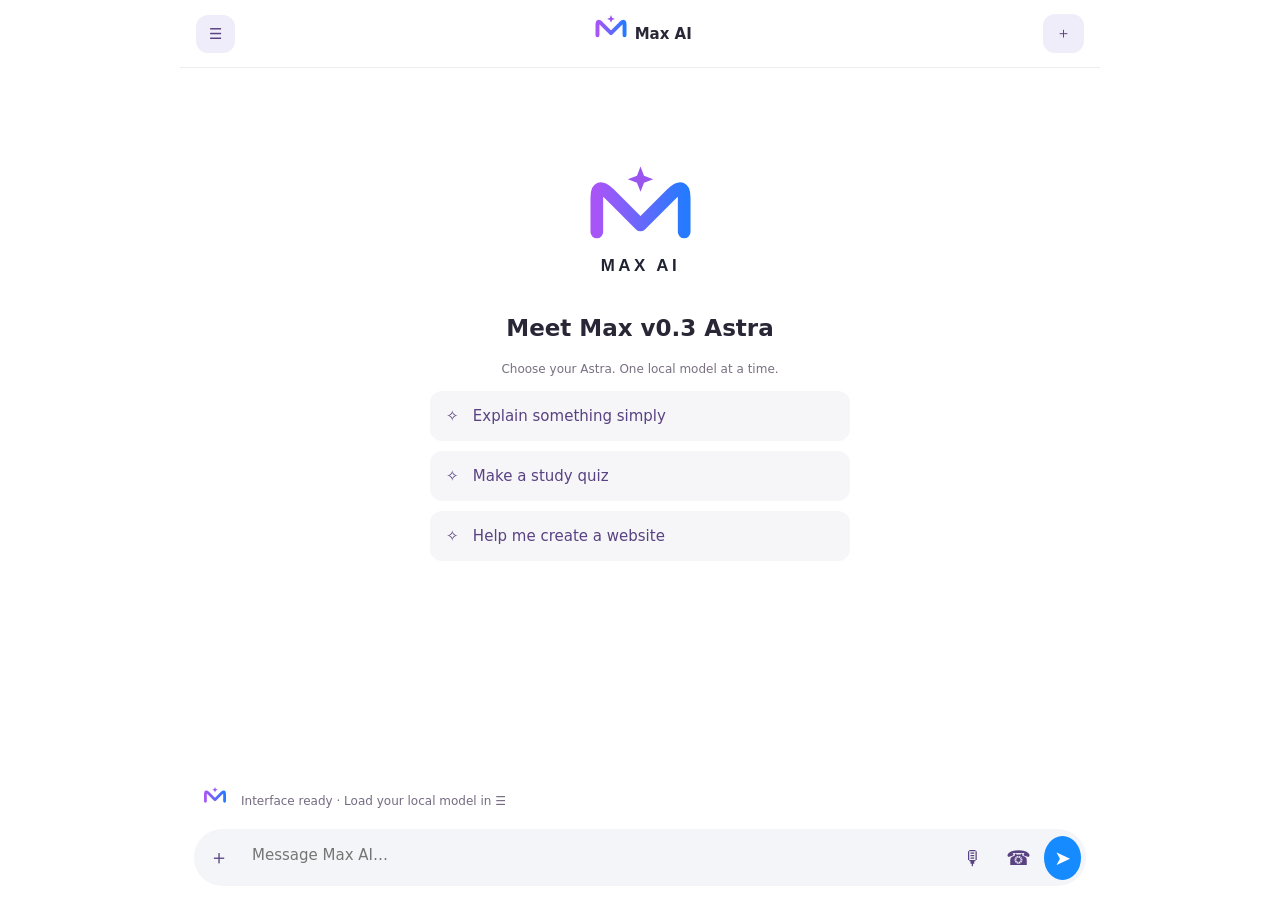
<file: index.html>
<!doctype html><html lang="en"><head><meta charset="utf-8"><meta name="viewport" content="width=device-width,initial-scale=1"><title>Max AI — Astra model library</title><meta name="application-name" content="Max AI"><style>
*{box-sizing:border-box}body{margin:0;color:#292635;background:#fff;font:15px system-ui,sans-serif}button,input,textarea{font:inherit}button{cursor:pointer;border:0;border-radius:12px;padding:10px 13px;background:#f0edfa;color:#594281}button:disabled{opacity:.5;cursor:wait}#app{height:100dvh;max-width:920px;margin:auto;display:flex;flex-direction:column}header{display:flex;justify-content:space-between;align-items:center;height:68px;padding:8px 16px;border-bottom:1px solid #eee}.brand{display:flex;align-items:center;font-weight:650}.brand svg{width:48px;height:46px}.brand svg text{display:none}main{flex:1;overflow:auto;padding:20px}#welcome{max-width:420px;text-align:center;margin:7vh auto 20px}#welcome svg{width:155px}h1{font-size:23px}.muted{font-size:12px;color:#787080;line-height:1.6}.suggest{display:block;width:100%;margin:10px 0;padding:16px;text-align:left;background:#f6f6f9}.message{white-space:pre-wrap;overflow-wrap:anywhere;padding:14px 17px;line-height:1.65;background:#f5f5f8;border-radius:18px;width:fit-content;max-width:88%;margin:12px 0}.user{margin-left:auto;background:#ecf1ff}footer{padding:12px 14px max(14px,env(safe-area-inset-bottom))}.composer{display:flex;align-items:center;gap:3px;padding:5px;background:#f4f5f8;border-radius:28px}.composer button{background:none;padding:10px;min-width:35px;font-size:20px}#input{flex:1;min-width:0;height:44px;resize:none;background:transparent;border:0;padding:10px;outline:none}#send{background:#168bff;color:white;border-radius:50%}#stop{background:#fbe7ef;color:#ad2858;font-size:13px}.activity{display:flex;align-items:center;gap:9px;padding:9px 4px;min-height:43px}.activity svg{width:34px;height:34px;flex-shrink:0}.activity svg text{display:none}#activityText{font-size:12px;color:#746b80;line-height:1.4}#shade{position:fixed;inset:0;background:#0005;z-index:10}aside{position:fixed;inset:0 auto 0 0;width:min(370px,94vw);padding:22px;overflow:auto;background:white;z-index:11}.card{border:1px solid #e5e1ed;padding:14px;border-radius:14px;margin:12px 0}.card button{margin:4px 4px 0 0}a{color:#7650be}#toast{position:fixed;bottom:140px;left:50%;transform:translateX(-50%);background:#2b2336;color:white;padding:13px 18px;border-radius:13px;max-width:90%;z-index:30}dialog{width:min(720px,95vw);border:1px solid #ddd;border-radius:15px}#editor{display:block;width:100%;height:50vh;background:white;border:1px solid #ddd;font:13px monospace;margin:12px 0}#eventLog{font-size:11px;white-space:pre-wrap;line-height:1.7;max-height:180px;overflow:auto}.working .m-mark{transform-box:fill-box;transform-origin:center;animation:thinking 1.35s ease-in-out infinite}.working .m-mark path:first-child{stroke-dasharray:300;animation:flow 2.5s linear infinite}@keyframes thinking{0%,100%{transform:scale(.94) rotate(-3deg);opacity:.7}50%{transform:scale(1.06) rotate(3deg);opacity:1}}@keyframes flow{to{stroke-dashoffset:-600}}@media(prefers-reduced-motion:reduce){.working .m-mark,.working .m-mark path:first-child{animation:none!important}}[hidden]{display:none!important}.active{background:#f9deeb!important}button:focus-visible{outline:3px solid #bcadf0;outline-offset:2px}
</style></head><body><div id="app"><header><button id="menu" aria-label="Open menu">☰</button><div class="brand"><span class="logo"></span>Max AI</div><button id="new" aria-label="New chat">＋</button></header><main id="chat"><section id="welcome"><div class="logo"></div><h1>Meet Max v0.3 Astra</h1><p class="muted">Choose your Astra. One local model at a time.</p><button class="suggest" data-text="Explain photosynthesis in three sentences.">✧ &nbsp; Explain something simply</button><button class="suggest" data-text="Make a short photosynthesis quiz with an answer key.">✧ &nbsp; Make a study quiz</button><button class="suggest" data-text="Help me plan a simple website.">✧ &nbsp; Help me create a website</button></section><div id="messages" aria-live="polite"></div></main><footer><div class="activity" role="status"><span class="logo"></span><span id="activityText">Starting interface…</span></div><div class="composer"><button id="upload" aria-label="Upload text">＋</button><textarea id="input" aria-label="Message" placeholder="Message Max AI…"></textarea><button id="mic" aria-label="Local voice to text">🎙</button><button id="voice" aria-label="Voice conversation">☎</button><button id="stop" hidden>■ Stop</button><button id="send" aria-label="Send">➤</button></div></footer></div><div id="shade" hidden></div><aside id="sidebar" hidden><button id="close" style="float:right">×</button><h2>Max AI</h2><div class="card"><b>Astra model library</b><p class="muted">Choose a model below. Only one is loaded in memory at a time. First use downloads its assets.</p><label for="modelSelect">Choose model</label><select id="modelSelect" style="width:100%;padding:12px;margin:12px 0;border:1px solid #ddd;border-radius:10px"></select><p id="modelInfo" class="muted"></p><button id="load">Load local model</button><button id="unload">Unload / reset</button><p class="muted" id="modelState">Not loaded.</p></div><div class="card"><b>Qwen/Qwen3-ASR-1.7B</b><p class="muted">Speech model requested. Browser adapter not implemented; not loaded by the chat runtime.</p><button id="qwen">Check status</button><a href="https://huggingface.co/Qwen/Qwen3-ASR-1.7B" target="_blank" rel="noopener">Model page</a></div><h3>Files</h3><button id="create">New file</button><button id="upload2">Upload text</button><div id="files"></div><h3>Logo</h3><button id="logoDownload">Download SVG</button><h3>Recent activity</h3><div id="eventLog"></div><h3>Privacy & limitations</h3><p class="muted">First load downloads software and weights. Prompts are processed locally; no cloud AI fallback. Model and browser compatibility are required. Serve over HTTPS or localhost for best compatibility. Web search is off. Workspace files clear when the page reloads.</p><p class="muted">Voice is restricted to browsers exposing on-device speech recognition. Fully local voice conversation and Qwen ASR are not implemented. Local models are not guaranteed safe; safety instructions are not unbypassable controls.</p><p id="diagnostics" class="muted"></p></aside><input id="fileInput" type="file" accept=".txt,.md,.html,.css,.js,.json,.csv" hidden><dialog id="fileDialog"><h3 id="fileTitle"></h3><textarea id="editor" aria-label="File contents"></textarea><button id="saveFile">Save workspace copy</button><button id="cancelFile">Cancel</button></dialog><div id="toast" role="status" hidden></div>
<script>
(function(){'use strict';
const $=id=>document.getElementById(id),LOGO="<svg xmlns=\"http://www.w3.org/2000/svg\" viewBox=\"0 0 220 200\" role=\"img\" aria-label=\"Max AI\"><defs><linearGradient id=\"maxg\"><stop stop-color=\"#a855f7\"/><stop offset=\"1\" stop-color=\"#267aff\"/></linearGradient></defs><g class=\"m-mark\"><path d=\"M48 115V66Q48 44 65 60L110 105L155 60Q172 44 172 66V115\" fill=\"none\" stroke=\"url(#maxg)\" stroke-width=\"18\" stroke-linecap=\"round\" stroke-linejoin=\"round\"/><path d=\"M110 22L115 35L128 40L115 45L110 58L105 45L92 40L105 35Z\" fill=\"#9955ee\"/></g><text x=\"110\" y=\"170\" text-anchor=\"middle\" font-family=\"Arial,sans-serif\" font-weight=\"700\" letter-spacing=\"5\" font-size=\"24\" fill=\"#202332\">MAX AI</text></svg>",WORKER_CODE="let engine=null;\nlet running=false;\nself.onmessage=async({data:m})=>{\n if(m.type==='interrupt'){engine?.interruptGenerate();return;}\n try{\n  if(m.type==='load'){\n   let lib;let error;\n   for(const u of ['https://esm.run/@mlc-ai/web-llm@0.2.82','https://cdn.jsdelivr.net/npm/@mlc-ai/web-llm@0.2.82/+esm']){try{self.postMessage({type:'progress',text:'Loading runtime: '+u});lib=await import(u);break;}catch(e){error=e;}}\n   if(!lib)throw error;\n   if(!lib.prebuiltAppConfig.model_list.some(x=>x.model_id===m.model))throw Error('Selected model is not supported by this pinned runtime: '+m.model+'. Try another model.');\n   engine=new lib.MLCEngine({initProgressCallback:p=>self.postMessage({type:'progress',text:p.text||'Loading model assets\u2026'})});\n   await engine.reload(m.model);\n   self.postMessage({type:'ready'});\n  }\n  if(m.type==='generate'){\n   if(!engine)throw Error('Model is not loaded.');\n   if(running)throw Error('A reply is already being generated.');\n   running=true;\n   const chunks=await engine.chat.completions.create({messages:m.messages,stream:true,max_tokens:384,temperature:0.6});\n   for await(const c of chunks){const text=c.choices?.[0]?.delta?.content||'';if(text)self.postMessage({type:'chunk',id:m.id,text});}\n   self.postMessage({type:'done',id:m.id});\n  }\n }catch(e){self.postMessage({type:'error',id:m.id,text:e.message||String(e)});}finally{if(m.type==='generate')running=false;}\n};";
const REGISTRY=[{"id": "astra02", "name": "Max v0.2 Astra", "model": "Qwen3-1.7B-q4f32_1-MLC", "kind": "chat", "size": "1.7B"}, {"id": "astra01", "name": "Max v0.1 Astra", "model": "Llama-3.2-1B-Instruct-q4f32_1-MLC", "kind": "chat", "size": "1B"}, {"id": "astra03", "name": "Max v0.3 Astra", "model": "Qwen2.5-0.5B-Instruct-q4f32_1-MLC", "kind": "chat", "size": "0.5B"}];
let selectedModel=2, disposal=Promise.resolve(),switching=false;
function currentModel(){return REGISTRY[selectedModel]}
let worker=null,ready=false,loading=false,job=null,history=[],files=[],editing=-1,phase='Interface ready · Load your local model in ☰',phaseStart=Date.now(),toastTimer,rec=null,listening=false,events=[];
function log(t){events.push(new Date().toLocaleTimeString()+' — '+t);events=events.slice(-30);$('eventLog').textContent=events.join('\n')}
function activity(t,busy=false){phase=t;phaseStart=Date.now();document.body.classList.toggle('working',busy);$('activityText').textContent=t;log(t)}
function toast(t){clearTimeout(toastTimer);$('toast').textContent=t;$('toast').hidden=false;toastTimer=setTimeout(()=>$('toast').hidden=true,6000)}
function menu(open){$('sidebar').hidden=!open;$('shade').hidden=!open}
function controls(){let busy=!!job||loading;$('send').disabled=busy;$('load').disabled=busy||ready||switching;$('modelSelect').disabled=busy||switching;$('new').disabled=busy;$('stop').hidden=!busy;document.body.classList.toggle('working',busy)}
function terminate(){if(worker)disposal=Promise.resolve(worker.terminate());worker=null;ready=false;loading=false;$('modelState').textContent='Not loaded. Load again to continue.'}
function endJob(reason,drop=false){if(!job)return;let j=job;job=null;if(j.text){history.push({role:'user',content:j.prompt},{role:'assistant',content:j.text});j.el.textContent=j.text+(reason?'\n\n['+reason+']':'')}else j.el.textContent=reason||'The model returned no text. Try a shorter message or reload the model.';if(drop)terminate();controls();activity(reason||'Reply complete · Local model ready')}
function stop(){if(loading){terminate();controls();activity('Model loading cancelled.');return}if(job){endJob('Stopped. Model reset; reload to continue.',true)}}
function fail(text){if(job)endJob(text,true);else{terminate();controls();activity(text);toast(text)}}
function add(role,text){$('welcome').hidden=true;let e=document.createElement('div');e.className='message '+role;e.textContent=text;$('messages').append(e);$('chat').scrollTop=$('chat').scrollHeight;return e}

// Same-page adapter for environments blocking module Workers.
class MaxLocalWorker {
 constructor(){this.onmessage=null;this.onerror=null;this.closed=false;this.pending=Promise.resolve();const owner=this;
 this.bridge={postMessage(data){if(!owner.closed)setTimeout(()=>{if(!owner.closed&&owner.onmessage)owner.onmessage({data});},0)}};
 const cleanup='\nself.interruptRuntime=()=>engine?.interruptGenerate(); self.disposeRuntime=async()=>{if(engine)await engine.unload();};';
 try{new Function('self',WORKER_CODE+cleanup)(this.bridge)}catch(e){setTimeout(()=>this.onerror?.({message:e.message}),0)}
 }
 postMessage(data){if(this.closed)return;this.pending=this.pending.then(()=>{if(!this.closed)return this.bridge.onmessage({data})}).catch(e=>{if(!this.closed)this.onerror?.({message:e.message})})}
 async terminate(){this.closed=true;this.bridge.interruptRuntime?.();await this.pending;await this.bridge.disposeRuntime?.()}
}

function save(name,text,type='text/plain'){let u=URL.createObjectURL(new Blob([text],{type})),a=document.createElement('a');a.href=u;a.download=name;document.body.append(a);a.click();a.remove();setTimeout(()=>URL.revokeObjectURL(u),2000)}
$('menu').onclick=()=>menu(true);$('close').onclick=$('shade').onclick=()=>menu(false);$('stop').onclick=stop;
$('load').onclick=async()=>{if(loading||job||ready||switching)return;if(!navigator.gpu){toast('WebGPU is unavailable in this browser. Use a compatible browser over HTTPS or localhost.');return}terminate();loading=true;controls();activity('Starting background model runtime…',true);try{await disposal;const url=URL.createObjectURL(new Blob([WORKER_CODE],{type:'text/javascript'}));worker=new MaxLocalWorker(url,{type:'module'});setTimeout(()=>URL.revokeObjectURL(url),30000);worker.onerror=e=>fail('Model worker error: '+(e.message||'Unable to start.'));worker.onmessage=({data:m})=>{if(m.type==='progress'){activity(m.text,true);$('modelState').textContent=m.text}else if(m.type==='ready'){ready=true;loading=false;$('modelState').textContent=currentModel().name+' · '+currentModel().size+' · Loaded locally';controls();activity(currentModel().name+' loaded. Send a message.');toast('Ready for local chat.')}else if(m.type==='chunk'&&job&&m.id===job.id){if(!job.text)log('First response text received.');job.text+=m.text;job.last=Date.now();job.el.textContent=job.text;phase='Receiving reply text locally';phaseStart=job.start;$('chat').scrollTop=$('chat').scrollHeight}else if(m.type==='done'&&job&&m.id===job.id){endJob('')}else if(m.type==='error'){fail('Model error: '+m.text)}};worker.postMessage({type:'load',model:currentModel().model})}catch(e){fail(e.message)}};
$('unload').onclick=()=>{if(job||loading)stop();terminate();controls();activity('Model unloaded. Cached download assets may remain in the browser.')};
function send(){let text=$('input').value.trim();if(!text||job||loading)return;if(!ready||!worker){toast('Load the local model from ☰ first.');menu(true);return}if(text.length>3000){toast('Please shorten your message to 3,000 characters for this small local model.');return}if(listening)rec.stop();$('input').value='';add('user',text);const el=add('assistant','Preparing your message locally…');const now=Date.now();job={id:now,prompt:text,el,text:'',start:now,last:now};controls();activity('Request sent to local worker · Waiting for first response text…',true);let recent=history.slice(-4).map(m=>({role:m.role,content:m.content.slice(0,1000)}));worker.postMessage({type:'generate',id:job.id,messages:[{role:'system',content:'You are '+currentModel().name+', a helpful school-safe study assistant. Be concise. Include answer keys for practice quizzes. Refuse instructions for self-harm, violence or dangerous wrongdoing and offer safe alternatives. Do not claim to search the web or use unavailable tools.'},...recent,{role:'user',content:text}]})}
$('send').onclick=send;$('input').onkeydown=e=>{if(e.key==='Enter'&&!e.shiftKey){e.preventDefault();send()}};document.querySelectorAll('[data-text]').forEach(b=>b.onclick=()=>{$('input').value=b.dataset.text;send()});
setInterval(()=>{let now=Date.now();if(loading||job){let seconds=Math.floor((now-phaseStart)/1000);let extra=job&&job.text?' · '+job.text.length+' characters received · '+Math.floor((now-job.last)/1000)+'s since last text':'';$('activityText').textContent=phase+' · '+seconds+'s'+extra}if(job){let total=now-job.start,idle=now-job.last;if(total>240000||(!job.text&&total>90000)||(job.text&&idle>45000)){endJob('Generation stalled or exceeded the time limit. The model was reset. Reload it and try a shorter message.',true)}}if(loading&&now-phaseStart>180000){fail('No loading progress for 3 minutes. Loading was stopped; check your connection and try again.')}},1000);
$('new').onclick=()=>{if(job||loading)return;history=[];$('messages').replaceChildren();$('welcome').hidden=false;activity(ready?'New chat · Local model ready':'New chat · Load your local model')};
$('qwen').onclick=()=>toast('Qwen ASR browser adapter is not implemented. It is not secretly loaded.');
$('mic').onclick=()=>{if(listening){rec.stop();return}const SR=window.SpeechRecognition||window.webkitSpeechRecognition;if(!SR||!('processLocally' in SR.prototype)){toast('Verified on-device speech recognition is unavailable here. No cloud speech fallback is used.');return}try{rec=new SR();rec.processLocally=true;rec.lang='en-AU';rec.interimResults=true;rec.onstart=()=>{listening=true;$('mic').classList.add('active');if(!job&&!loading)activity('Listening on-device · Tap mic to stop',true)};rec.onresult=e=>{$('input').value=Array.from(e.results).map(r=>r[0].transcript).join(' ')};rec.onerror=e=>toast('Local microphone: '+e.error);rec.onend=()=>{listening=false;$('mic').classList.remove('active');if(!job&&!loading)activity('Microphone stopped. Review your text before sending.')};rec.start()}catch(e){toast(e.message)}};
$('voice').onclick=()=>toast('Fully local voice conversation is not implemented yet. Chat and text-file tools are available.');
function renderFiles(){$('files').replaceChildren();files.forEach((f,i)=>{let c=document.createElement('div');c.className='card';let name=document.createElement('div');name.textContent=f.name;let edit=document.createElement('button');edit.textContent='Edit';edit.onclick=()=>{editing=i;$('fileTitle').textContent=f.name;$('editor').value=f.text;$('fileDialog').showModal();log('Opened local workspace editor: '+f.name)};let d=document.createElement('button');d.textContent='Download';d.onclick=()=>{save(f.name,f.text);log('Requested download: '+f.name)};c.append(name,edit,d);$('files').append(c)})}
$('create').onclick=()=>{let name=prompt('File name','notes.txt');if(name){files.push({name:name.replace(/[\\/]/g,'_'),text:''});renderFiles();log('Created local workspace file: '+name)}};$('upload').onclick=$('upload2').onclick=()=>$('fileInput').click();$('fileInput').onchange=async e=>{const f=e.target.files[0];if(!f)return;try{if(f.size>2000000)throw Error('Choose a text file under 2 MB.');log('Reading local file: '+f.name);files.push({name:f.name,text:await f.text()});renderFiles();menu(true);log('File added locally; not sent to the model.')}catch(err){toast(err.message)}e.target.value=''};$('saveFile').onclick=()=>{if(editing>=0){files[editing].text=$('editor').value;renderFiles();log('Saved workspace copy: '+files[editing].name)}$('fileDialog').close();toast('Download the file to keep your changes.')};$('cancelFile').onclick=()=>$('fileDialog').close();$('logoDownload').onclick=()=>save('max-ai-logo.svg',LOGO,'image/svg+xml');
window.addEventListener('error',e=>{toast('Page error: '+e.message);log('Page error: '+e.message)});window.addEventListener('unhandledrejection',e=>{toast(String(e.reason?.message||e.reason));log('Unhandled error: '+String(e.reason?.message||e.reason))});

REGISTRY.forEach((m,i)=>{const o=document.createElement('option');o.value=i;o.textContent=m.name+' — '+m.size;$('modelSelect').append(o)});
$('modelSelect').value=selectedModel;
function updateSelection(){$('modelInfo').textContent=currentModel().name+' · underlying model: '+currentModel().model+'. Version names are Max AI labels, not capability rankings.';$('welcome').querySelector('h1').textContent='Meet '+currentModel().name;}
$('modelSelect').onchange=async()=>{if(job||loading||switching)return;switching=true;const next=Number($('modelSelect').value);terminate();controls();activity('Unloading previous model before switching…',true);try{await disposal;selectedModel=next;history=[];$('messages').replaceChildren();$('welcome').hidden=false;updateSelection();activity('Selected '+currentModel().name+' · Press Load local model.');}catch(e){toast('Could not release model: '+e.message)}finally{switching=false;controls()}};
updateSelection();

document.querySelectorAll('.logo').forEach(e=>e.innerHTML=LOGO);$('diagnostics').textContent='WebGPU '+(navigator.gpu?'exposed':'unavailable')+' · '+(isSecureContext?'Secure context':'Not a secure context');controls();activity(phase);
})();
</script></body></html>
</file>
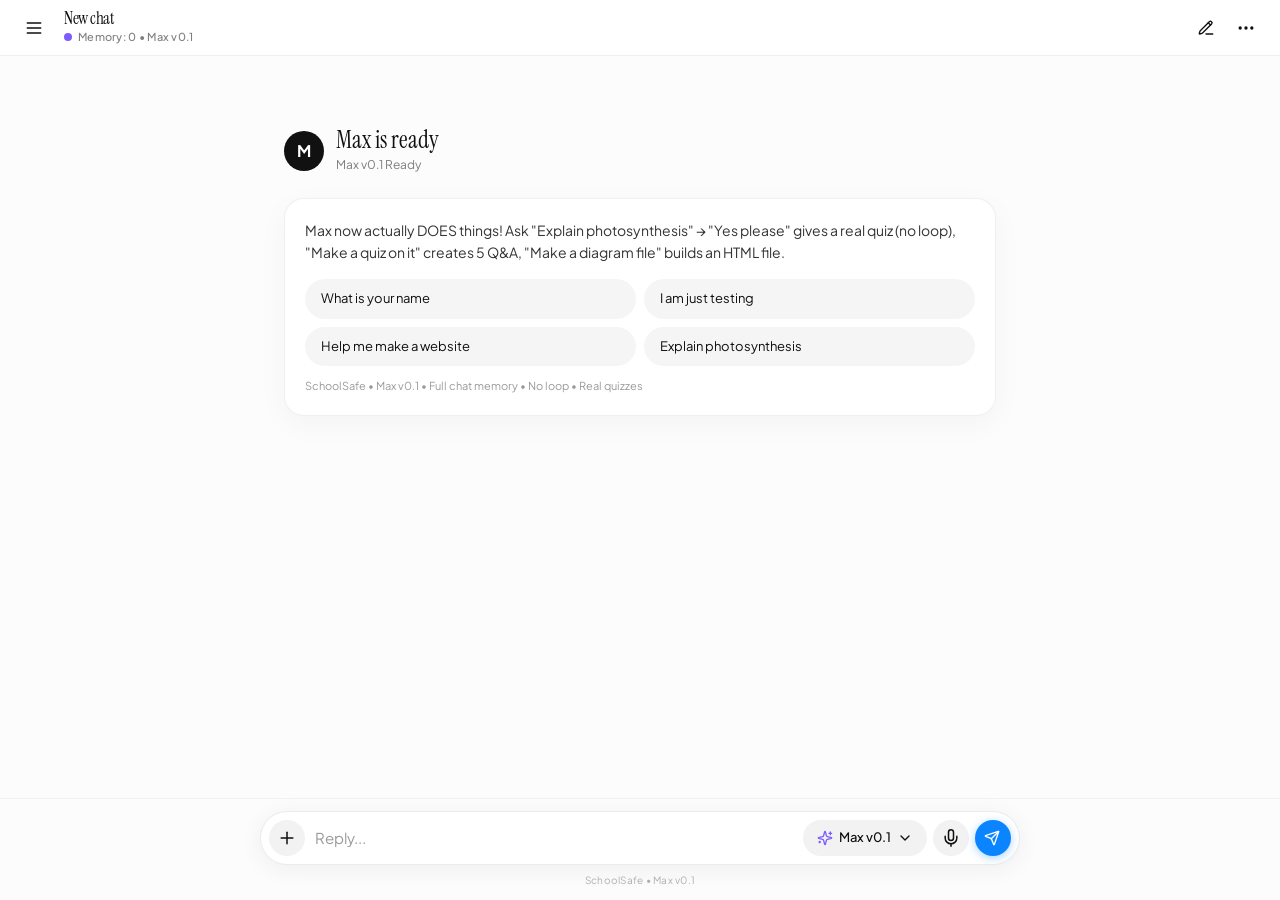
<file: max.ai.html>
<!DOCTYPE html>
<html lang="en">
<head>
  <meta charset="UTF-8">
  <meta name="viewport" content="width=device-width, initial-scale=1">
  <title>React Artifact</title>
  <style>*,:after,:before{--tw-border-spacing-x:0;--tw-border-spacing-y:0;--tw-translate-x:0;--tw-translate-y:0;--tw-rotate:0;--tw-skew-x:0;--tw-skew-y:0;--tw-scale-x:1;--tw-scale-y:1;--tw-pan-x: ;--tw-pan-y: ;--tw-pinch-zoom: ;--tw-scroll-snap-strictness:proximity;--tw-gradient-from-position: ;--tw-gradient-via-position: ;--tw-gradient-to-position: ;--tw-ordinal: ;--tw-slashed-zero: ;--tw-numeric-figure: ;--tw-numeric-spacing: ;--tw-numeric-fraction: ;--tw-ring-inset: ;--tw-ring-offset-width:0px;--tw-ring-offset-color:#fff;--tw-ring-color:rgba(59,130,246,.5);--tw-ring-offset-shadow:0 0 #0000;--tw-ring-shadow:0 0 #0000;--tw-shadow:0 0 #0000;--tw-shadow-colored:0 0 #0000;--tw-blur: ;--tw-brightness: ;--tw-contrast: ;--tw-grayscale: ;--tw-hue-rotate: ;--tw-invert: ;--tw-saturate: ;--tw-sepia: ;--tw-drop-shadow: ;--tw-backdrop-blur: ;--tw-backdrop-brightness: ;--tw-backdrop-contrast: ;--tw-backdrop-grayscale: ;--tw-backdrop-hue-rotate: ;--tw-backdrop-invert: ;--tw-backdrop-opacity: ;--tw-backdrop-saturate: ;--tw-backdrop-sepia: ;--tw-contain-size: ;--tw-contain-layout: ;--tw-contain-paint: ;--tw-contain-style: }::backdrop{--tw-border-spacing-x:0;--tw-border-spacing-y:0;--tw-translate-x:0;--tw-translate-y:0;--tw-rotate:0;--tw-skew-x:0;--tw-skew-y:0;--tw-scale-x:1;--tw-scale-y:1;--tw-pan-x: ;--tw-pan-y: ;--tw-pinch-zoom: ;--tw-scroll-snap-strictness:proximity;--tw-gradient-from-position: ;--tw-gradient-via-position: ;--tw-gradient-to-position: ;--tw-ordinal: ;--tw-slashed-zero: ;--tw-numeric-figure: ;--tw-numeric-spacing: ;--tw-numeric-fraction: ;--tw-ring-inset: ;--tw-ring-offset-width:0px;--tw-ring-offset-color:#fff;--tw-ring-color:rgba(59,130,246,.5);--tw-ring-offset-shadow:0 0 #0000;--tw-ring-shadow:0 0 #0000;--tw-shadow:0 0 #0000;--tw-shadow-colored:0 0 #0000;--tw-blur: ;--tw-brightness: ;--tw-contrast: ;--tw-grayscale: ;--tw-hue-rotate: ;--tw-invert: ;--tw-saturate: ;--tw-sepia: ;--tw-drop-shadow: ;--tw-backdrop-blur: ;--tw-backdrop-brightness: ;--tw-backdrop-contrast: ;--tw-backdrop-grayscale: ;--tw-backdrop-hue-rotate: ;--tw-backdrop-invert: ;--tw-backdrop-opacity: ;--tw-backdrop-saturate: ;--tw-backdrop-sepia: ;--tw-contain-size: ;--tw-contain-layout: ;--tw-contain-paint: ;--tw-contain-style: }/*! tailwindcss v3.4.18 | MIT License | https://tailwindcss.com*/*,:after,:before{box-sizing:border-box;border:0 solid #e5e7eb}:after,:before{--tw-content:""}:host,html{line-height:1.5;-webkit-text-size-adjust:100%;-moz-tab-size:4;-o-tab-size:4;tab-size:4;font-family:ui-sans-serif,system-ui,sans-serif,Apple Color Emoji,Segoe UI Emoji,Segoe UI Symbol,Noto Color Emoji;font-feature-settings:normal;font-variation-settings:normal;-webkit-tap-highlight-color:transparent}body{line-height:inherit}hr{height:0;color:inherit;border-top-width:1px}abbr:where([title]){-webkit-text-decoration:underline dotted;text-decoration:underline dotted}h1,h2,h3,h4,h5,h6{font-size:inherit;font-weight:inherit}a{color:inherit;text-decoration:inherit}b,strong{font-weight:bolder}code,kbd,pre,samp{font-family:ui-monospace,SFMono-Regular,Menlo,Monaco,Consolas,Liberation Mono,Courier New,monospace;font-feature-settings:normal;font-variation-settings:normal;font-size:1em}small{font-size:80%}sub,sup{font-size:75%;line-height:0;position:relative;vertical-align:baseline}sub{bottom:-.25em}sup{top:-.5em}table{text-indent:0;border-color:inherit;border-collapse:collapse}button,input,optgroup,select,textarea{font-family:inherit;font-feature-settings:inherit;font-variation-settings:inherit;font-size:100%;font-weight:inherit;line-height:inherit;letter-spacing:inherit;color:inherit;margin:0;padding:0}button,select{text-transform:none}button,input:where([type=button]),input:where([type=reset]),input:where([type=submit]){-webkit-appearance:button;background-color:transparent;background-image:none}:-moz-focusring{outline:auto}:-moz-ui-invalid{box-shadow:none}progress{vertical-align:baseline}::-webkit-inner-spin-button,::-webkit-outer-spin-button{height:auto}[type=search]{-webkit-appearance:textfield;outline-offset:-2px}::-webkit-search-decoration{-webkit-appearance:none}::-webkit-file-upload-button{-webkit-appearance:button;font:inherit}summary{display:list-item}blockquote,dd,dl,figure,h1,h2,h3,h4,h5,h6,hr,p,pre{margin:0}fieldset{margin:0}fieldset,legend{padding:0}menu,ol,ul{list-style:none;margin:0;padding:0}dialog{padding:0}textarea{resize:vertical}input::-moz-placeholder,textarea::-moz-placeholder{opacity:1;color:#9ca3af}input::placeholder,textarea::placeholder{opacity:1;color:#9ca3af}[role=button],button{cursor:pointer}:disabled{cursor:default}audio,canvas,embed,iframe,img,object,svg,video{display:block;vertical-align:middle}img,video{max-width:100%;height:auto}[hidden]:where(:not([hidden=until-found])){display:none}.static{position:static}.fixed{position:fixed}.absolute{position:absolute}.relative{position:relative}.sticky{position:sticky}.inset-0{inset:0}.bottom-0{bottom:0}.bottom-\[44px\]{bottom:44px}.left-1\/2{left:50%}.right-0{right:0}.top-\[70px\]{top:70px}.top-\[var\(--safe-area-inset-top\)\]{top:var(--safe-area-inset-top)}.z-10{z-index:10}.z-20{z-index:20}.z-30{z-index:30}.z-\[50\]{z-index:50}.z-\[5\]{z-index:5}.z-\[60\]{z-index:60}.mx-auto{margin-left:auto;margin-right:auto}.mb-1{margin-bottom:.25rem}.mb-2{margin-bottom:.5rem}.mb-3{margin-bottom:.75rem}.ml-2{margin-left:.5rem}.mt-1{margin-top:.25rem}.mt-12{margin-top:3rem}.mt-2{margin-top:.5rem}.mt-3{margin-top:.75rem}.mt-4{margin-top:1rem}.mt-\[2px\]{margin-top:2px}.block{display:block}.flex{display:flex}.inline-flex{display:inline-flex}.grid{display:grid}.hidden{display:none}.h-10{height:2.5rem}.h-11{height:2.75rem}.h-2{height:.5rem}.h-3{height:.75rem}.h-3\.5{height:.875rem}.h-4{height:1rem}.h-5{height:1.25rem}.h-7{height:1.75rem}.h-8{height:2rem}.h-9{height:2.25rem}.h-\[18px\]{height:18px}.h-\[56px\]{height:56px}.h-full{height:100%}.max-h-\[420px\]{max-height:420px}.min-h-\[100dvh\]{min-height:100dvh}.w-10{width:2.5rem}.w-2{width:.5rem}.w-3{width:.75rem}.w-3\.5{width:.875rem}.w-4{width:1rem}.w-5{width:1.25rem}.w-7{width:1.75rem}.w-8{width:2rem}.w-9{width:2.25rem}.w-\[18px\]{width:18px}.w-\[320px\]{width:320px}.w-\[340px\]{width:340px}.w-fit{width:-moz-fit-content;width:fit-content}.w-full{width:100%}.min-w-0{min-width:0}.min-w-\[240px\]{min-width:240px}.max-w-\[200px\]{max-width:200px}.max-w-\[760px\]{max-width:760px}.max-w-\[82\%\]{max-width:82%}.max-w-\[86vw\]{max-width:86vw}.max-w-\[90vw\]{max-width:90vw}.flex-1{flex:1 1 0%}.shrink-0{flex-shrink:0}.-translate-x-1\/2{--tw-translate-x:-50%}.-translate-x-1\/2,.translate-x-\[-1px\]{transform:translate(var(--tw-translate-x),var(--tw-translate-y)) rotate(var(--tw-rotate)) skewX(var(--tw-skew-x)) skewY(var(--tw-skew-y)) scaleX(var(--tw-scale-x)) scaleY(var(--tw-scale-y))}.translate-x-\[-1px\]{--tw-translate-x:-1px}.rotate-180{--tw-rotate:180deg}.rotate-180,.transform{transform:translate(var(--tw-translate-x),var(--tw-translate-y)) rotate(var(--tw-rotate)) skewX(var(--tw-skew-x)) skewY(var(--tw-skew-y)) scaleX(var(--tw-scale-x)) scaleY(var(--tw-scale-y))}.animate-\[slideIn_0\.22s_ease\]{animation:slideIn .22s ease}@keyframes pulse{50%{opacity:.5}}.animate-pulse{animation:pulse 2s cubic-bezier(.4,0,.6,1) infinite}@keyframes spin{to{transform:rotate(1turn)}}.animate-spin{animation:spin 1s linear infinite}.cursor-pointer{cursor:pointer}.list-disc{list-style-type:disc}.grid-cols-2{grid-template-columns:repeat(2,minmax(0,1fr))}.flex-col{flex-direction:column}.items-start{align-items:flex-start}.items-center{align-items:center}.justify-start{justify-content:flex-start}.justify-end{justify-content:flex-end}.justify-center{justify-content:center}.justify-between{justify-content:space-between}.gap-1{gap:.25rem}.gap-1\.5{gap:.375rem}.gap-2{gap:.5rem}.gap-2\.5{gap:.625rem}.gap-3{gap:.75rem}.gap-5{gap:1.25rem}.gap-6{gap:1.5rem}.space-y-1>:not([hidden])~:not([hidden]){--tw-space-y-reverse:0;margin-top:calc(.25rem*(1 - var(--tw-space-y-reverse)));margin-bottom:calc(.25rem*var(--tw-space-y-reverse))}.overflow-auto{overflow:auto}.overflow-hidden{overflow:hidden}.overflow-y-auto{overflow-y:auto}.overflow-x-clip{overflow-x:clip}.truncate{overflow:hidden;text-overflow:ellipsis;white-space:nowrap}.whitespace-pre-wrap{white-space:pre-wrap}.break-words{overflow-wrap:break-word}.rounded-\[12px\]{border-radius:12px}.rounded-\[14px\]{border-radius:14px}.rounded-\[18px\]{border-radius:18px}.rounded-\[20px\]{border-radius:20px}.rounded-full{border-radius:9999px}.rounded-bl-\[6px\]{border-bottom-left-radius:6px}.rounded-br-\[6px\]{border-bottom-right-radius:6px}.border{border-width:1px}.border-b{border-bottom-width:1px}.border-t{border-top-width:1px}.border-\[\#7c5cff\]{--tw-border-opacity:1;border-color:rgb(124 92 255/var(--tw-border-opacity,1))}.border-amber-200{--tw-border-opacity:1;border-color:rgb(253 230 138/var(--tw-border-opacity,1))}.border-black\/10{border-color:rgba(0,0,0,.1)}.border-black\/\[0\.04\]{border-color:rgba(0,0,0,.04)}.border-black\/\[0\.05\]{border-color:rgba(0,0,0,.05)}.border-black\/\[0\.06\]{border-color:rgba(0,0,0,.06)}.border-black\/\[0\.08\]{border-color:rgba(0,0,0,.08)}.bg-\[\#0a84ff\]{--tw-bg-opacity:1;background-color:rgb(10 132 255/var(--tw-bg-opacity,1))}.bg-\[\#111\]{--tw-bg-opacity:1;background-color:rgb(17 17 17/var(--tw-bg-opacity,1))}.bg-\[\#7c5cff\]{--tw-bg-opacity:1;background-color:rgb(124 92 255/var(--tw-bg-opacity,1))}.bg-\[\#efefef\]{--tw-bg-opacity:1;background-color:rgb(239 239 239/var(--tw-bg-opacity,1))}.bg-\[\#f2f2f2\]{--tw-bg-opacity:1;background-color:rgb(242 242 242/var(--tw-bg-opacity,1))}.bg-\[\#f3f0ff\]{--tw-bg-opacity:1;background-color:rgb(243 240 255/var(--tw-bg-opacity,1))}.bg-\[\#f5f5f5\]{--tw-bg-opacity:1;background-color:rgb(245 245 245/var(--tw-bg-opacity,1))}.bg-\[\#fafafa\]{--tw-bg-opacity:1;background-color:rgb(250 250 250/var(--tw-bg-opacity,1))}.bg-\[\#fcfcfc\]{--tw-bg-opacity:1;background-color:rgb(252 252 252/var(--tw-bg-opacity,1))}.bg-amber-100{--tw-bg-opacity:1;background-color:rgb(254 243 199/var(--tw-bg-opacity,1))}.bg-amber-400{--tw-bg-opacity:1;background-color:rgb(251 191 36/var(--tw-bg-opacity,1))}.bg-amber-50{--tw-bg-opacity:1;background-color:rgb(255 251 235/var(--tw-bg-opacity,1))}.bg-black{--tw-bg-opacity:1;background-color:rgb(0 0 0/var(--tw-bg-opacity,1))}.bg-black\/10{background-color:rgba(0,0,0,.1)}.bg-black\/20{background-color:rgba(0,0,0,.2)}.bg-black\/5{background-color:rgba(0,0,0,.05)}.bg-black\/\[0\.06\]{background-color:rgba(0,0,0,.06)}.bg-green-100{--tw-bg-opacity:1;background-color:rgb(220 252 231/var(--tw-bg-opacity,1))}.bg-green-500{--tw-bg-opacity:1;background-color:rgb(34 197 94/var(--tw-bg-opacity,1))}.bg-red-500{--tw-bg-opacity:1;background-color:rgb(239 68 68/var(--tw-bg-opacity,1))}.bg-transparent{background-color:transparent}.bg-white{--tw-bg-opacity:1;background-color:rgb(255 255 255/var(--tw-bg-opacity,1))}.p-1{padding:.25rem}.p-2{padding:.5rem}.p-3{padding:.75rem}.p-5{padding:1.25rem}.px-1{padding-left:.25rem;padding-right:.25rem}.px-1\.5{padding-left:.375rem;padding-right:.375rem}.px-2{padding-left:.5rem;padding-right:.5rem}.px-2\.5{padding-left:.625rem;padding-right:.625rem}.px-3{padding-left:.75rem;padding-right:.75rem}.px-3\.5{padding-left:.875rem;padding-right:.875rem}.px-4{padding-left:1rem;padding-right:1rem}.px-\[16px\]{padding-left:16px;padding-right:16px}.py-0\.5{padding-top:.125rem;padding-bottom:.125rem}.py-1{padding-top:.25rem;padding-bottom:.25rem}.py-1\.5{padding-top:.375rem;padding-bottom:.375rem}.py-2{padding-top:.5rem;padding-bottom:.5rem}.py-2\.5{padding-top:.625rem;padding-bottom:.625rem}.py-3{padding-top:.75rem;padding-bottom:.75rem}.py-4{padding-top:1rem;padding-bottom:1rem}.py-6{padding-top:1.5rem;padding-bottom:1.5rem}.py-\[11px\]{padding-top:11px;padding-bottom:11px}.pb-4{padding-bottom:1rem}.pl-4{padding-left:1rem}.text-left{text-align:left}.text-center{text-align:center}.text-2xl{font-size:1.5rem;line-height:2rem}.text-\[10px\]{font-size:10px}.text-\[11px\]{font-size:11px}.text-\[12px\]{font-size:12px}.text-\[13px\]{font-size:13px}.text-\[14\.5px\]{font-size:14.5px}.text-\[14px\]{font-size:14px}.text-\[15px\]{font-size:15px}.text-\[17px\]{font-size:17px}.text-\[9px\]{font-size:9px}.font-\[400\]{font-weight:400}.font-bold{font-weight:700}.font-medium{font-weight:500}.font-semibold{font-weight:600}.uppercase{text-transform:uppercase}.leading-\[14px\]{line-height:14px}.leading-\[18px\]{line-height:18px}.leading-\[22px\]{line-height:22px}.leading-none{line-height:1}.tracking-tight{letter-spacing:-.025em}.tracking-wide{letter-spacing:.025em}.tracking-widest{letter-spacing:.1em}.text-\[\#0f0f0f\]{--tw-text-opacity:1;color:rgb(15 15 15/var(--tw-text-opacity,1))}.text-\[\#7c5cff\]{--tw-text-opacity:1;color:rgb(124 92 255/var(--tw-text-opacity,1))}.text-amber-700{--tw-text-opacity:1;color:rgb(180 83 9/var(--tw-text-opacity,1))}.text-black{--tw-text-opacity:1;color:rgb(0 0 0/var(--tw-text-opacity,1))}.text-black\/30{color:rgba(0,0,0,.3)}.text-black\/40{color:rgba(0,0,0,.4)}.text-black\/50{color:rgba(0,0,0,.5)}.text-black\/60{color:rgba(0,0,0,.6)}.text-black\/70{color:rgba(0,0,0,.7)}.text-black\/80{color:rgba(0,0,0,.8)}.text-green-700{--tw-text-opacity:1;color:rgb(21 128 61/var(--tw-text-opacity,1))}.text-white{--tw-text-opacity:1;color:rgb(255 255 255/var(--tw-text-opacity,1))}.accent-black{accent-color:#000}.shadow-\[0_16px_40px_rgba\(0\2c 0\2c 0\2c 0\.12\)\]{--tw-shadow:0 16px 40px rgba(0,0,0,.12);--tw-shadow-colored:0 16px 40px var(--tw-shadow-color);box-shadow:var(--tw-ring-offset-shadow,0 0 #0000),var(--tw-ring-shadow,0 0 #0000),var(--tw-shadow)}.shadow-\[0_1px_2px_rgba\(0\2c 0\2c 0\2c 0\.04\)\]{--tw-shadow:0 1px 2px rgba(0,0,0,.04);--tw-shadow-colored:0 1px 2px var(--tw-shadow-color);box-shadow:var(--tw-ring-offset-shadow,0 0 #0000),var(--tw-ring-shadow,0 0 #0000),var(--tw-shadow)}.shadow-\[0_2px_8px_rgba\(10\2c 132\2c 255\2c 0\.35\)\]{--tw-shadow:0 2px 8px rgba(10,132,255,.35);--tw-shadow-colored:0 2px 8px var(--tw-shadow-color);box-shadow:var(--tw-ring-offset-shadow,0 0 #0000),var(--tw-ring-shadow,0 0 #0000),var(--tw-shadow)}.shadow-\[0_4px_24px_rgba\(0\2c 0\2c 0\2c 0\.06\)\]{--tw-shadow:0 4px 24px rgba(0,0,0,.06);--tw-shadow-colored:0 4px 24px var(--tw-shadow-color);box-shadow:var(--tw-ring-offset-shadow,0 0 #0000),var(--tw-ring-shadow,0 0 #0000),var(--tw-shadow)}.shadow-\[0_8px_30px_rgba\(0\2c 0\2c 0\2c 0\.04\)\]{--tw-shadow:0 8px 30px rgba(0,0,0,.04);--tw-shadow-colored:0 8px 30px var(--tw-shadow-color);box-shadow:var(--tw-ring-offset-shadow,0 0 #0000),var(--tw-ring-shadow,0 0 #0000),var(--tw-shadow)}.shadow-\[12px_0_40px_rgba\(0\2c 0\2c 0\2c 0\.12\)\]{--tw-shadow:12px 0 40px rgba(0,0,0,.12);--tw-shadow-colored:12px 0 40px var(--tw-shadow-color)}.shadow-\[12px_0_40px_rgba\(0\2c 0\2c 0\2c 0\.12\)\],.shadow-lg{box-shadow:var(--tw-ring-offset-shadow,0 0 #0000),var(--tw-ring-shadow,0 0 #0000),var(--tw-shadow)}.shadow-lg{--tw-shadow:0 10px 15px -3px rgba(0,0,0,.1),0 4px 6px -4px rgba(0,0,0,.1);--tw-shadow-colored:0 10px 15px -3px var(--tw-shadow-color),0 4px 6px -4px var(--tw-shadow-color)}.outline-none{outline:2px solid transparent;outline-offset:2px}.backdrop-blur-\[2px\]{--tw-backdrop-blur:blur(2px);backdrop-filter:var(--tw-backdrop-blur) var(--tw-backdrop-brightness) var(--tw-backdrop-contrast) var(--tw-backdrop-grayscale) var(--tw-backdrop-hue-rotate) var(--tw-backdrop-invert) var(--tw-backdrop-opacity) var(--tw-backdrop-saturate) var(--tw-backdrop-sepia)}.transition{transition-property:color,background-color,border-color,text-decoration-color,fill,stroke,opacity,box-shadow,transform,filter,backdrop-filter;transition-timing-function:cubic-bezier(.4,0,.2,1);transition-duration:.15s}#root,body,html{min-height:100%}body{margin:0;font-family:ui-sans-serif,system-ui,-apple-system,BlinkMacSystemFont,Segoe UI,sans-serif}[role=button]:not([aria-disabled=true]),button:not(:disabled),label[for],select:not(:disabled),summary{cursor:pointer}.selection\:bg-\[\#e8e0ff\] ::-moz-selection{--tw-bg-opacity:1;background-color:rgb(232 224 255/var(--tw-bg-opacity,1))}.selection\:bg-\[\#e8e0ff\] ::selection{--tw-bg-opacity:1;background-color:rgb(232 224 255/var(--tw-bg-opacity,1))}.selection\:bg-\[\#e8e0ff\]::-moz-selection{--tw-bg-opacity:1;background-color:rgb(232 224 255/var(--tw-bg-opacity,1))}.selection\:bg-\[\#e8e0ff\]::selection{--tw-bg-opacity:1;background-color:rgb(232 224 255/var(--tw-bg-opacity,1))}.placeholder\:text-black\/40::-moz-placeholder{color:rgba(0,0,0,.4)}.placeholder\:text-black\/40::placeholder{color:rgba(0,0,0,.4)}.hover\:bg-\[\#006ee6\]:hover{--tw-bg-opacity:1;background-color:rgb(0 110 230/var(--tw-bg-opacity,1))}.hover\:bg-\[\#f3f0ff\]:hover{--tw-bg-opacity:1;background-color:rgb(243 240 255/var(--tw-bg-opacity,1))}.hover\:bg-\[\#f3f3f3\]:hover{--tw-bg-opacity:1;background-color:rgb(243 243 243/var(--tw-bg-opacity,1))}.hover\:bg-black\/10:hover{background-color:rgba(0,0,0,.1)}.hover\:bg-black\/5:hover{background-color:rgba(0,0,0,.05)}.hover\:bg-black\/80:hover{background-color:rgba(0,0,0,.8)}.hover\:bg-black\/\[0\.02\]:hover{background-color:rgba(0,0,0,.02)}.hover\:bg-black\/\[0\.03\]:hover{background-color:rgba(0,0,0,.03)}.hover\:bg-black\/\[0\.04\]:hover{background-color:rgba(0,0,0,.04)}.hover\:bg-black\/\[0\.06\]:hover{background-color:rgba(0,0,0,.06)}.hover\:bg-black\/\[0\.08\]:hover{background-color:rgba(0,0,0,.08)}.disabled\:opacity-50:disabled{opacity:.5}@media (min-width:640px){.sm\:inline{display:inline}.sm\:hidden{display:none}.sm\:px-4{padding-left:1rem;padding-right:1rem}.sm\:px-6{padding-left:1.5rem;padding-right:1.5rem}}</style>
</head>
<body>
  <div id="root"></div>
  
  <script type="module">var ld=Object.create;var{getPrototypeOf:ud,defineProperty:Pu,getOwnPropertyNames:od}=Object;var id=Object.prototype.hasOwnProperty;var Qe=(e,n,t)=>{t=e!=null?ld(ud(e)):{};let r=n||!e||!e.__esModule?Pu(t,"default",{value:e,enumerable:!0}):t;for(let l of od(e))if(!id.call(r,l))Pu(r,l,{get:()=>e[l],enumerable:!0});return r};var qr=(e,n)=>()=>(n||e((n={exports:{}}).exports,n),n.exports);var ad=(e,n)=>{for(var t in n)Pu(e,t,{get:n[t],enumerable:!0,configurable:!0,set:(r)=>n[t]=()=>r})};var sd=(e,n)=>()=>(e&&(n=e(e=0)),n);var fd=((e)=>typeof require<"u"?require:typeof Proxy<"u"?new Proxy(e,{get:(n,t)=>(typeof require<"u"?require:n)[t]}):e)(function(e){if(typeof require<"u")return require.apply(this,arguments);throw Error('Dynamic require of "'+e+'" is not supported')});var Ln=qr((Pd)=>{var Ft=Symbol.for("react.element"),cd=Symbol.for("react.portal"),dd=Symbol.for("react.fragment"),pd=Symbol.for("react.strict_mode"),vd=Symbol.for("react.profiler"),hd=Symbol.for("react.provider"),yd=Symbol.for("react.context"),md=Symbol.for("react.forward_ref"),gd=Symbol.for("react.suspense"),Sd=Symbol.for("react.memo"),kd=Symbol.for("react.lazy"),oa=Symbol.iterator;function wd(e){if(e===null||typeof e!=="object")return null;return e=oa&&e[oa]||e["@@iterator"],typeof e==="function"?e:null}var sa={isMounted:function(){return!1},enqueueForceUpdate:function(){},enqueueReplaceState:function(){},enqueueSetState:function(){}},fa=Object.assign,ca={};function bn(e,n,t){this.props=e,this.context=n,this.refs=ca,this.updater=t||sa}bn.prototype.isReactComponent={};bn.prototype.setState=function(e,n){if(typeof e!=="object"&&typeof e!=="function"&&e!=null)throw Error("setState(...): takes an object of state variables to update or a function which returns an object of state variables.");this.updater.enqueueSetState(this,e,n,"setState")};bn.prototype.forceUpdate=function(e){this.updater.enqueueForceUpdate(this,e,"forceUpdate")};function da(){}da.prototype=bn.prototype;function xu(e,n,t){this.props=e,this.context=n,this.refs=ca,this.updater=t||sa}var Tu=xu.prototype=new da;Tu.constructor=xu;fa(Tu,bn.prototype);Tu.isPureReactComponent=!0;var ia=Array.isArray,pa=Object.prototype.hasOwnProperty,Ou={current:null},va={key:!0,ref:!0,__self:!0,__source:!0};function ha(e,n,t){var r,l={},u=null,o=null;if(n!=null)for(r in n.ref!==void 0&&(o=n.ref),n.key!==void 0&&(u=""+n.key),n)pa.call(n,r)&&!va.hasOwnProperty(r)&&(l[r]=n[r]);var i=arguments.length-2;if(i===1)l.children=t;else if(1<i){for(var a=Array(i),f=0;f<i;f++)a[f]=arguments[f+2];l.children=a}if(e&&e.defaultProps)for(r in i=e.defaultProps,i)l[r]===void 0&&(l[r]=i[r]);return{$$typeof:Ft,type:e,key:u,ref:o,props:l,_owner:Ou.current}}function Ed(e,n){return{$$typeof:Ft,type:e.type,key:n,ref:e.ref,props:e.props,_owner:e._owner}}function Du(e){return typeof e==="object"&&e!==null&&e.$$typeof===Ft}function Cd(e){var n={"=":"=0",":":"=2"};return"$"+e.replace(/[=:]/g,function(t){return n[t]})}var aa=/\/+/g;function zu(e,n){return typeof e==="object"&&e!==null&&e.key!=null?Cd(""+e.key):n.toString(36)}function br(e,n,t,r,l){var u=typeof e;if(u==="undefined"||u==="boolean")e=null;var o=!1;if(e===null)o=!0;else switch(u){case"string":case"number":o=!0;break;case"object":switch(e.$$typeof){case Ft:case cd:o=!0}}if(o)return o=e,l=l(o),e=r===""?"."+zu(o,0):r,ia(l)?(t="",e!=null&&(t=e.replace(aa,"$&/")+"/"),br(l,n,t,"",function(f){return f})):l!=null&&(Du(l)&&(l=Ed(l,t+(!l.key||o&&o.key===l.key?"":(""+l.key).replace(aa,"$&/")+"/")+e)),n.push(l)),1;if(o=0,r=r===""?".":r+":",ia(e))for(var i=0;i<e.length;i++){u=e[i];var a=r+zu(u,i);o+=br(u,n,t,a,l)}else if(a=wd(e),typeof a==="function")for(e=a.call(e),i=0;!(u=e.next()).done;)u=u.value,a=r+zu(u,i++),o+=br(u,n,t,a,l);else if(u==="object")throw n=String(e),Error("Objects are not valid as a React child (found: "+(n==="[object Object]"?"object with keys {"+Object.keys(e).join(", ")+"}":n)+"). If you meant to render a collection of children, use an array instead.");return o}function jr(e,n,t){if(e==null)return e;var r=[],l=0;return br(e,r,"","",function(u){return n.call(t,u,l++)}),r}function _d(e){if(e._status===-1){var n=e._result;n=n(),n.then(function(t){if(e._status===0||e._status===-1)e._status=1,e._result=t},function(t){if(e._status===0||e._status===-1)e._status=2,e._result=t}),e._status===-1&&(e._status=0,e._result=n)}if(e._status===1)return e._result.default;throw e._result}var fe={current:null},el={transition:null},Nd={ReactCurrentDispatcher:fe,ReactCurrentBatchConfig:el,ReactCurrentOwner:Ou};function ya(){throw Error("act(...) is not supported in production builds of React.")}Pd.Children={map:jr,forEach:function(e,n,t){jr(e,function(){n.apply(this,arguments)},t)},count:function(e){var n=0;return jr(e,function(){n++}),n},toArray:function(e){return jr(e,function(n){return n})||[]},only:function(e){if(!Du(e))throw Error("React.Children.only expected to receive a single React element child.");return e}};Pd.Component=bn;Pd.Fragment=dd;Pd.Profiler=vd;Pd.PureComponent=xu;Pd.StrictMode=pd;Pd.Suspense=gd;Pd.__SECRET_INTERNALS_DO_NOT_USE_OR_YOU_WILL_BE_FIRED=Nd;Pd.act=ya;Pd.cloneElement=function(e,n,t){if(e===null||e===void 0)throw Error("React.cloneElement(...): The argument must be a React element, but you passed "+e+".");var r=fa({},e.props),l=e.key,u=e.ref,o=e._owner;if(n!=null){if(n.ref!==void 0&&(u=n.ref,o=Ou.current),n.key!==void 0&&(l=""+n.key),e.type&&e.type.defaultProps)var i=e.type.defaultProps;for(a in n)pa.call(n,a)&&!va.hasOwnProperty(a)&&(r[a]=n[a]===void 0&&i!==void 0?i[a]:n[a])}var a=arguments.length-2;if(a===1)r.children=t;else if(1<a){i=Array(a);for(var f=0;f<a;f++)i[f]=arguments[f+2];r.children=i}return{$$typeof:Ft,type:e.type,key:l,ref:u,props:r,_owner:o}};Pd.createContext=function(e){return e={$$typeof:yd,_currentValue:e,_currentValue2:e,_threadCount:0,Provider:null,Consumer:null,_defaultValue:null,_globalName:null},e.Provider={$$typeof:hd,_context:e},e.Consumer=e};Pd.createElement=ha;Pd.createFactory=function(e){var n=ha.bind(null,e);return n.type=e,n};Pd.createRef=function(){return{current:null}};Pd.forwardRef=function(e){return{$$typeof:md,render:e}};Pd.isValidElement=Du;Pd.lazy=function(e){return{$$typeof:kd,_payload:{_status:-1,_result:e},_init:_d}};Pd.memo=function(e,n){return{$$typeof:Sd,type:e,compare:n===void 0?null:n}};Pd.startTransition=function(e){var n=el.transition;el.transition={};try{e()}finally{el.transition=n}};Pd.unstable_act=ya;Pd.useCallback=function(e,n){return fe.current.useCallback(e,n)};Pd.useContext=function(e){return fe.current.useContext(e)};Pd.useDebugValue=function(){};Pd.useDeferredValue=function(e){return fe.current.useDeferredValue(e)};Pd.useEffect=function(e,n){return fe.current.useEffect(e,n)};Pd.useId=function(){return fe.current.useId()};Pd.useImperativeHandle=function(e,n,t){return fe.current.useImperativeHandle(e,n,t)};Pd.useInsertionEffect=function(e,n){return fe.current.useInsertionEffect(e,n)};Pd.useLayoutEffect=function(e,n){return fe.current.useLayoutEffect(e,n)};Pd.useMemo=function(e,n){return fe.current.useMemo(e,n)};Pd.useReducer=function(e,n,t){return fe.current.useReducer(e,n,t)};Pd.useRef=function(e){return fe.current.useRef(e)};Pd.useState=function(e){return fe.current.useState(e)};Pd.useSyncExternalStore=function(e,n,t){return fe.current.useSyncExternalStore(e,n,t)};Pd.useTransition=function(){return fe.current.useTransition()};Pd.version="18.3.1"});var Ca=qr((fp)=>{function Fu(e,n){var t=e.length;e.push(n);e:for(;0<t;){var r=t-1>>>1,l=e[r];if(0<nl(l,n))e[r]=n,e[t]=l,t=r;else break e}}function Ie(e){return e.length===0?null:e[0]}function ul(e){if(e.length===0)return null;var n=e[0],t=e.pop();if(t!==n){e[0]=t;e:for(var r=0,l=e.length,u=l>>>1;r<u;){var o=2*(r+1)-1,i=e[o],a=o+1,f=e[a];if(0>nl(i,t))a<l&&0>nl(f,i)?(e[r]=f,e[a]=t,r=a):(e[r]=i,e[o]=t,r=o);else if(a<l&&0>nl(f,t))e[r]=f,e[a]=t,r=a;else break e}}return n}function nl(e,n){var t=e.sortIndex-n.sortIndex;return t!==0?t:e.id-n.id}if(typeof performance==="object"&&typeof performance.now==="function")Iu=performance,fp.unstable_now=function(){return Iu.now()};else tl=Date,Lu=tl.now(),fp.unstable_now=function(){return tl.now()-Lu};var Iu,tl,Lu,He=[],fn=[],sp=1,Ne=null,ue=3,ol=!1,Un=!1,Lt=!1,ga=typeof setTimeout==="function"?setTimeout:null,Sa=typeof clearTimeout==="function"?clearTimeout:null,ma=typeof setImmediate<"u"?setImmediate:null;typeof navigator<"u"&&navigator.scheduling!==void 0&&navigator.scheduling.isInputPending!==void 0&&navigator.scheduling.isInputPending.bind(navigator.scheduling);function Uu(e){for(var n=Ie(fn);n!==null;){if(n.callback===null)ul(fn);else if(n.startTime<=e)ul(fn),n.sortIndex=n.expirationTime,Fu(He,n);else break;n=Ie(fn)}}function $u(e){if(Lt=!1,Uu(e),!Un)if(Ie(He)!==null)Un=!0,Bu(Mu);else{var n=Ie(fn);n!==null&&Wu($u,n.startTime-e)}}function Mu(e,n){Un=!1,Lt&&(Lt=!1,Sa(Ut),Ut=-1),ol=!0;var t=ue;try{Uu(n);for(Ne=Ie(He);Ne!==null&&(!(Ne.expirationTime>n)||e&&!Ea());){var r=Ne.callback;if(typeof r==="function"){Ne.callback=null,ue=Ne.priorityLevel;var l=r(Ne.expirationTime<=n);n=fp.unstable_now(),typeof l==="function"?Ne.callback=l:Ne===Ie(He)&&ul(He),Uu(n)}else ul(He);Ne=Ie(He)}if(Ne!==null)var u=!0;else{var o=Ie(fn);o!==null&&Wu($u,o.startTime-n),u=!1}return u}finally{Ne=null,ue=t,ol=!1}}var il=!1,rl=null,Ut=-1,ka=5,wa=-1;function Ea(){return fp.unstable_now()-wa<ka?!1:!0}function Ru(){if(rl!==null){var e=fp.unstable_now();wa=e;var n=!0;try{n=rl(!0,e)}finally{n?It():(il=!1,rl=null)}}else il=!1}var It;if(typeof ma==="function")It=function(){ma(Ru)};else if(typeof MessageChannel<"u")ll=new MessageChannel,Vu=ll.port2,ll.port1.onmessage=Ru,It=function(){Vu.postMessage(null)};else It=function(){ga(Ru,0)};var ll,Vu;function Bu(e){rl=e,il||(il=!0,It())}function Wu(e,n){Ut=ga(function(){e(fp.unstable_now())},n)}fp.unstable_IdlePriority=5;fp.unstable_ImmediatePriority=1;fp.unstable_LowPriority=4;fp.unstable_NormalPriority=3;fp.unstable_Profiling=null;fp.unstable_UserBlockingPriority=2;fp.unstable_cancelCallback=function(e){e.callback=null};fp.unstable_continueExecution=function(){Un||ol||(Un=!0,Bu(Mu))};fp.unstable_forceFrameRate=function(e){0>e||125<e?console.error("forceFrameRate takes a positive int between 0 and 125, forcing frame rates higher than 125 fps is not supported"):ka=0<e?Math.floor(1000/e):5};fp.unstable_getCurrentPriorityLevel=function(){return ue};fp.unstable_getFirstCallbackNode=function(){return Ie(He)};fp.unstable_next=function(e){switch(ue){case 1:case 2:case 3:var n=3;break;default:n=ue}var t=ue;ue=n;try{return e()}finally{ue=t}};fp.unstable_pauseExecution=function(){};fp.unstable_requestPaint=function(){};fp.unstable_runWithPriority=function(e,n){switch(e){case 1:case 2:case 3:case 4:case 5:break;default:e=3}var t=ue;ue=e;try{return n()}finally{ue=t}};fp.unstable_scheduleCallback=function(e,n,t){var r=fp.unstable_now();switch(typeof t==="object"&&t!==null?(t=t.delay,t=typeof t==="number"&&0<t?r+t:r):t=r,e){case 1:var l=-1;break;case 2:l=250;break;case 5:l=1073741823;break;case 4:l=1e4;break;default:l=5000}return l=t+l,e={id:sp++,callback:n,priorityLevel:e,startTime:t,expirationTime:l,sortIndex:-1},t>r?(e.sortIndex=t,Fu(fn,e),Ie(He)===null&&e===Ie(fn)&&(Lt?(Sa(Ut),Ut=-1):Lt=!0,Wu($u,t-r))):(e.sortIndex=l,Fu(He,e),Un||ol||(Un=!0,Bu(Mu))),e};fp.unstable_shouldYield=Ea;fp.unstable_wrapCallback=function(e){var n=ue;return function(){var t=ue;ue=n;try{return e.apply(this,arguments)}finally{ue=t}}}});var Zi={};ad(Zi,{version:()=>$c,unstable_renderSubtreeIntoContainer:()=>Vc,unstable_batchedUpdates:()=>Uc,unmountComponentAtNode:()=>Lc,render:()=>Ic,hydrateRoot:()=>Fc,hydrate:()=>Rc,flushSync:()=>Dc,findDOMNode:()=>Oc,createRoot:()=>Tc,createPortal:()=>xc,__SECRET_INTERNALS_DO_NOT_USE_OR_YOU_WILL_BE_FIRED:()=>zc});function g(e){for(var n="https://reactjs.org/docs/error-decoder.html?invariant="+e,t=1;t<arguments.length;t++)n+="&args[]="+encodeURIComponent(arguments[t]);return"Minified React error #"+e+"; visit "+n+" for the full message or use the non-minified dev environment for full errors and additional helpful warnings."}function Jn(e,n){wt(e,n),wt(e+"Capture",n)}function wt(e,n){ir[e]=n;for(e=0;e<n.length;e++)Ts.add(n[e])}function Op(e){if(so.call(Na,e))return!0;if(so.call(_a,e))return!1;if(Tp.test(e))return Na[e]=!0;return _a[e]=!0,!1}function Dp(e,n,t,r){if(t!==null&&t.type===0)return!1;switch(typeof n){case"function":case"symbol":return!0;case"boolean":if(r)return!1;if(t!==null)return!t.acceptsBooleans;return e=e.toLowerCase().slice(0,5),e!=="data-"&&e!=="aria-";default:return!1}}function Rp(e,n,t,r){if(n===null||typeof n>"u"||Dp(e,n,t,r))return!0;if(r)return!1;if(t!==null)switch(t.type){case 3:return!n;case 4:return n===!1;case 5:return isNaN(n);case 6:return isNaN(n)||1>n}return!1}function pe(e,n,t,r,l,u,o){this.acceptsBooleans=n===2||n===3||n===4,this.attributeName=r,this.attributeNamespace=l,this.mustUseProperty=t,this.propertyName=e,this.type=n,this.sanitizeURL=u,this.removeEmptyString=o}function ui(e){return e[1].toUpperCase()}function oi(e,n,t,r){var l=le.hasOwnProperty(n)?le[n]:null;if(l!==null?l.type!==0:r||!(2<n.length)||n[0]!=="o"&&n[0]!=="O"||n[1]!=="n"&&n[1]!=="N")Rp(n,t,l,r)&&(t=null),r||l===null?Op(n)&&(t===null?e.removeAttribute(n):e.setAttribute(n,""+t)):l.mustUseProperty?e[l.propertyName]=t===null?l.type===3?!1:"":t:(n=l.attributeName,r=l.attributeNamespace,t===null?e.removeAttribute(n):(l=l.type,t=l===3||l===4&&t===!0?"":""+t,r?e.setAttributeNS(r,n,t):e.setAttribute(n,t)))}function Vt(e){if(e===null||typeof e!=="object")return null;return e=Pa&&e[Pa]||e["@@iterator"],typeof e==="function"?e:null}function At(e){if(Qu===void 0)try{throw Error()}catch(t){var n=t.stack.trim().match(/\n( *(at )?)/);Qu=n&&n[1]||""}return`
`+Qu+e}function Au(e,n){if(!e||Hu)return"";Hu=!0;var t=Error.prepareStackTrace;Error.prepareStackTrace=void 0;try{if(n)if(n=function(){throw Error()},Object.defineProperty(n.prototype,"props",{set:function(){throw Error()}}),typeof Reflect==="object"&&Reflect.construct){try{Reflect.construct(n,[])}catch(f){var r=f}Reflect.construct(e,[],n)}else{try{n.call()}catch(f){r=f}e.call(n.prototype)}else{try{throw Error()}catch(f){r=f}e()}}catch(f){if(f&&r&&typeof f.stack==="string"){for(var l=f.stack.split(`
`),u=r.stack.split(`
`),o=l.length-1,i=u.length-1;1<=o&&0<=i&&l[o]!==u[i];)i--;for(;1<=o&&0<=i;o--,i--)if(l[o]!==u[i]){if(o!==1||i!==1)do if(o--,i--,0>i||l[o]!==u[i]){var a=`
`+l[o].replace(" at new "," at ");return e.displayName&&a.includes("<anonymous>")&&(a=a.replace("<anonymous>",e.displayName)),a}while(1<=o&&0<=i);break}}}finally{Hu=!1,Error.prepareStackTrace=t}return(e=e?e.displayName||e.name:"")?At(e):""}function Fp(e){switch(e.tag){case 5:return At(e.type);case 16:return At("Lazy");case 13:return At("Suspense");case 19:return At("SuspenseList");case 0:case 2:case 15:return e=Au(e.type,!1),e;case 11:return e=Au(e.type.render,!1),e;case 1:return e=Au(e.type,!0),e;default:return""}}function vo(e){if(e==null)return null;if(typeof e==="function")return e.displayName||e.name||null;if(typeof e==="string")return e;switch(e){case lt:return"Fragment";case rt:return"Portal";case fo:return"Profiler";case ii:return"StrictMode";case co:return"Suspense";case po:return"SuspenseList"}if(typeof e==="object")switch(e.$$typeof){case Ds:return(e.displayName||"Context")+".Consumer";case Os:return(e._context.displayName||"Context")+".Provider";case ai:var n=e.render;return e=e.displayName,e||(e=n.displayName||n.name||"",e=e!==""?"ForwardRef("+e+")":"ForwardRef"),e;case si:return n=e.displayName||null,n!==null?n:vo(e.type)||"Memo";case dn:n=e._payload,e=e._init;try{return vo(e(n))}catch(t){}}return null}function Ip(e){var n=e.type;switch(e.tag){case 24:return"Cache";case 9:return(n.displayName||"Context")+".Consumer";case 10:return(n._context.displayName||"Context")+".Provider";case 18:return"DehydratedFragment";case 11:return e=n.render,e=e.displayName||e.name||"",n.displayName||(e!==""?"ForwardRef("+e+")":"ForwardRef");case 7:return"Fragment";case 5:return n;case 4:return"Portal";case 3:return"Root";case 6:return"Text";case 16:return vo(n);case 8:return n===ii?"StrictMode":"Mode";case 22:return"Offscreen";case 12:return"Profiler";case 21:return"Scope";case 13:return"Suspense";case 19:return"SuspenseList";case 25:return"TracingMarker";case 1:case 0:case 17:case 2:case 14:case 15:if(typeof n==="function")return n.displayName||n.name||null;if(typeof n==="string")return n}return null}function Pn(e){switch(typeof e){case"boolean":case"number":case"string":case"undefined":return e;case"object":return e;default:return""}}function Fs(e){var n=e.type;return(e=e.nodeName)&&e.toLowerCase()==="input"&&(n==="checkbox"||n==="radio")}function Lp(e){var n=Fs(e)?"checked":"value",t=Object.getOwnPropertyDescriptor(e.constructor.prototype,n),r=""+e[n];if(!e.hasOwnProperty(n)&&typeof t<"u"&&typeof t.get==="function"&&typeof t.set==="function"){var{get:l,set:u}=t;return Object.defineProperty(e,n,{configurable:!0,get:function(){return l.call(this)},set:function(o){r=""+o,u.call(this,o)}}),Object.defineProperty(e,n,{enumerable:t.enumerable}),{getValue:function(){return r},setValue:function(o){r=""+o},stopTracking:function(){e._valueTracker=null,delete e[n]}}}}function sl(e){e._valueTracker||(e._valueTracker=Lp(e))}function Is(e){if(!e)return!1;var n=e._valueTracker;if(!n)return!0;var t=n.getValue(),r="";return e&&(r=Fs(e)?e.checked?"true":"false":e.value),e=r,e!==t?(n.setValue(e),!0):!1}function Il(e){if(e=e||(typeof document<"u"?document:void 0),typeof e>"u")return null;try{return e.activeElement||e.body}catch(n){return e.body}}function ho(e,n){var t=n.checked;return K({},n,{defaultChecked:void 0,defaultValue:void 0,value:void 0,checked:t!=null?t:e._wrapperState.initialChecked})}function za(e,n){var t=n.defaultValue==null?"":n.defaultValue,r=n.checked!=null?n.checked:n.defaultChecked;t=Pn(n.value!=null?n.value:t),e._wrapperState={initialChecked:r,initialValue:t,controlled:n.type==="checkbox"||n.type==="radio"?n.checked!=null:n.value!=null}}function Ls(e,n){n=n.checked,n!=null&&oi(e,"checked",n,!1)}function yo(e,n){Ls(e,n);var t=Pn(n.value),r=n.type;if(t!=null)if(r==="number"){if(t===0&&e.value===""||e.value!=t)e.value=""+t}else e.value!==""+t&&(e.value=""+t);else if(r==="submit"||r==="reset"){e.removeAttribute("value");return}n.hasOwnProperty("value")?mo(e,n.type,t):n.hasOwnProperty("defaultValue")&&mo(e,n.type,Pn(n.defaultValue)),n.checked==null&&n.defaultChecked!=null&&(e.defaultChecked=!!n.defaultChecked)}function xa(e,n,t){if(n.hasOwnProperty("value")||n.hasOwnProperty("defaultValue")){var r=n.type;if(!(r!=="submit"&&r!=="reset"||n.value!==void 0&&n.value!==null))return;n=""+e._wrapperState.initialValue,t||n===e.value||(e.value=n),e.defaultValue=n}t=e.name,t!==""&&(e.name=""),e.defaultChecked=!!e._wrapperState.initialChecked,t!==""&&(e.name=t)}function mo(e,n,t){if(n!=="number"||Il(e.ownerDocument)!==e)t==null?e.defaultValue=""+e._wrapperState.initialValue:e.defaultValue!==""+t&&(e.defaultValue=""+t)}function ht(e,n,t,r){if(e=e.options,n){n={};for(var l=0;l<t.length;l++)n["$"+t[l]]=!0;for(t=0;t<e.length;t++)l=n.hasOwnProperty("$"+e[t].value),e[t].selected!==l&&(e[t].selected=l),l&&r&&(e[t].defaultSelected=!0)}else{t=""+Pn(t),n=null;for(l=0;l<e.length;l++){if(e[l].value===t){e[l].selected=!0,r&&(e[l].defaultSelected=!0);return}n!==null||e[l].disabled||(n=e[l])}n!==null&&(n.selected=!0)}}function go(e,n){if(n.dangerouslySetInnerHTML!=null)throw Error(g(91));return K({},n,{value:void 0,defaultValue:void 0,children:""+e._wrapperState.initialValue})}function Ta(e,n){var t=n.value;if(t==null){if(t=n.children,n=n.defaultValue,t!=null){if(n!=null)throw Error(g(92));if(Kt(t)){if(1<t.length)throw Error(g(93));t=t[0]}n=t}n==null&&(n=""),t=n}e._wrapperState={initialValue:Pn(t)}}function Us(e,n){var t=Pn(n.value),r=Pn(n.defaultValue);t!=null&&(t=""+t,t!==e.value&&(e.value=t),n.defaultValue==null&&e.defaultValue!==t&&(e.defaultValue=t)),r!=null&&(e.defaultValue=""+r)}function Oa(e){var n=e.textContent;n===e._wrapperState.initialValue&&n!==""&&n!==null&&(e.value=n)}function Vs(e){switch(e){case"svg":return"http://www.w3.org/2000/svg";case"math":return"http://www.w3.org/1998/Math/MathML";default:return"http://www.w3.org/1999/xhtml"}}function So(e,n){return e==null||e==="http://www.w3.org/1999/xhtml"?Vs(n):e==="http://www.w3.org/2000/svg"&&n==="foreignObject"?"http://www.w3.org/1999/xhtml":e}function ar(e,n){if(n){var t=e.firstChild;if(t&&t===e.lastChild&&t.nodeType===3){t.nodeValue=n;return}}e.textContent=n}function Ms(e,n,t){return n==null||typeof n==="boolean"||n===""?"":t||typeof n!=="number"||n===0||jt.hasOwnProperty(e)&&jt[e]?(""+n).trim():n+"px"}function Bs(e,n){e=e.style;for(var t in n)if(n.hasOwnProperty(t)){var r=t.indexOf("--")===0,l=Ms(t,n[t],r);t==="float"&&(t="cssFloat"),r?e.setProperty(t,l):e[t]=l}}function ko(e,n){if(n){if(Vp[e]&&(n.children!=null||n.dangerouslySetInnerHTML!=null))throw Error(g(137,e));if(n.dangerouslySetInnerHTML!=null){if(n.children!=null)throw Error(g(60));if(typeof n.dangerouslySetInnerHTML!=="object"||!("__html"in n.dangerouslySetInnerHTML))throw Error(g(61))}if(n.style!=null&&typeof n.style!=="object")throw Error(g(62))}}function wo(e,n){if(e.indexOf("-")===-1)return typeof n.is==="string";switch(e){case"annotation-xml":case"color-profile":case"font-face":case"font-face-src":case"font-face-uri":case"font-face-format":case"font-face-name":case"missing-glyph":return!1;default:return!0}}function fi(e){return e=e.target||e.srcElement||window,e.correspondingUseElement&&(e=e.correspondingUseElement),e.nodeType===3?e.parentNode:e}function Da(e){if(e=Pr(e)){if(typeof Co!=="function")throw Error(g(280));var n=e.stateNode;n&&(n=au(n),Co(e.stateNode,e.type,n))}}function Ws(e){yt?mt?mt.push(e):mt=[e]:yt=e}function Qs(){if(yt){var e=yt,n=mt;if(mt=yt=null,Da(e),n)for(e=0;e<n.length;e++)Da(n[e])}}function Hs(e,n){return e(n)}function As(){}function Ks(e,n,t){if(Ku)return e(n,t);Ku=!0;try{return Hs(e,n,t)}finally{if(Ku=!1,yt!==null||mt!==null)As(),Qs()}}function sr(e,n){var t=e.stateNode;if(t===null)return null;var r=au(t);if(r===null)return null;t=r[n];e:switch(n){case"onClick":case"onClickCapture":case"onDoubleClick":case"onDoubleClickCapture":case"onMouseDown":case"onMouseDownCapture":case"onMouseMove":case"onMouseMoveCapture":case"onMouseUp":case"onMouseUpCapture":case"onMouseEnter":(r=!r.disabled)||(e=e.type,r=!(e==="button"||e==="input"||e==="select"||e==="textarea")),e=!r;break e;default:e=!1}if(e)return null;if(t&&typeof t!=="function")throw Error(g(231,n,typeof t));return t}function $p(e,n,t,r,l,u,o,i,a){var f=Array.prototype.slice.call(arguments,3);try{n.apply(t,f)}catch(v){this.onError(v)}}function Bp(e,n,t,r,l,u,o,i,a){bt=!1,Ll=null,$p.apply(Mp,arguments)}function Wp(e,n,t,r,l,u,o,i,a){if(Bp.apply(this,arguments),bt){if(bt){var f=Ll;bt=!1,Ll=null}else throw Error(g(198));Ul||(Ul=!0,No=f)}}function qn(e){var n=e,t=e;if(e.alternate)for(;n.return;)n=n.return;else{e=n;do n=e,(n.flags&4098)!==0&&(t=n.return),e=n.return;while(e)}return n.tag===3?t:null}function Ys(e){if(e.tag===13){var n=e.memoizedState;if(n===null&&(e=e.alternate,e!==null&&(n=e.memoizedState)),n!==null)return n.dehydrated}return null}function Ra(e){if(qn(e)!==e)throw Error(g(188))}function Qp(e){var n=e.alternate;if(!n){if(n=qn(e),n===null)throw Error(g(188));return n!==e?null:e}for(var t=e,r=n;;){var l=t.return;if(l===null)break;var u=l.alternate;if(u===null){if(r=l.return,r!==null){t=r;continue}break}if(l.child===u.child){for(u=l.child;u;){if(u===t)return Ra(l),e;if(u===r)return Ra(l),n;u=u.sibling}throw Error(g(188))}if(t.return!==r.return)t=l,r=u;else{for(var o=!1,i=l.child;i;){if(i===t){o=!0,t=l,r=u;break}if(i===r){o=!0,r=l,t=u;break}i=i.sibling}if(!o){for(i=u.child;i;){if(i===t){o=!0,t=u,r=l;break}if(i===r){o=!0,r=u,t=l;break}i=i.sibling}if(!o)throw Error(g(189))}}if(t.alternate!==r)throw Error(g(190))}if(t.tag!==3)throw Error(g(188));return t.stateNode.current===t?e:n}function Xs(e){return e=Qp(e),e!==null?Zs(e):null}function Zs(e){if(e.tag===5||e.tag===6)return e;for(e=e.child;e!==null;){var n=Zs(e);if(n!==null)return n;e=e.sibling}return null}function Xp(e){if(Xe&&typeof Xe.onCommitFiberRoot==="function")try{Xe.onCommitFiberRoot(lu,e,void 0,(e.current.flags&128)===128)}catch(n){}}function Jp(e){return e>>>=0,e===0?32:31-(Zp(e)/Gp|0)|0}function Yt(e){switch(e&-e){case 1:return 1;case 2:return 2;case 4:return 4;case 8:return 8;case 16:return 16;case 32:return 32;case 64:case 128:case 256:case 512:case 1024:case 2048:case 4096:case 8192:case 16384:case 32768:case 65536:case 131072:case 262144:case 524288:case 1048576:case 2097152:return e&4194240;case 4194304:case 8388608:case 16777216:case 33554432:case 67108864:return e&130023424;case 134217728:return 134217728;case 268435456:return 268435456;case 536870912:return 536870912;case 1073741824:return 1073741824;default:return e}}function $l(e,n){var t=e.pendingLanes;if(t===0)return 0;var r=0,l=e.suspendedLanes,u=e.pingedLanes,o=t&268435455;if(o!==0){var i=o&~l;i!==0?r=Yt(i):(u&=o,u!==0&&(r=Yt(u)))}else o=t&~l,o!==0?r=Yt(o):u!==0&&(r=Yt(u));if(r===0)return 0;if(n!==0&&n!==r&&(n&l)===0&&(l=r&-r,u=n&-n,l>=u||l===16&&(u&4194240)!==0))return n;if((r&4)!==0&&(r|=t&16),n=e.entangledLanes,n!==0)for(e=e.entanglements,n&=r;0<n;)t=31-Me(n),l=1<<t,r|=e[t],n&=~l;return r}function qp(e,n){switch(e){case 1:case 2:case 4:return n+250;case 8:case 16:case 32:case 64:case 128:case 256:case 512:case 1024:case 2048:case 4096:case 8192:case 16384:case 32768:case 65536:case 131072:case 262144:case 524288:case 1048576:case 2097152:return n+5000;case 4194304:case 8388608:case 16777216:case 33554432:case 67108864:return-1;case 134217728:case 268435456:case 536870912:case 1073741824:return-1;default:return-1}}function jp(e,n){for(var{suspendedLanes:t,pingedLanes:r,expirationTimes:l,pendingLanes:u}=e;0<u;){var o=31-Me(u),i=1<<o,a=l[o];if(a===-1){if((i&t)===0||(i&r)!==0)l[o]=qp(i,n)}else a<=n&&(e.expiredLanes|=i);u&=~i}}function Po(e){return e=e.pendingLanes&-1073741825,e!==0?e:e&1073741824?1073741824:0}function js(){var e=cl;return cl<<=1,(cl&4194240)===0&&(cl=64),e}function Yu(e){for(var n=[],t=0;31>t;t++)n.push(e);return n}function _r(e,n,t){e.pendingLanes|=n,n!==536870912&&(e.suspendedLanes=0,e.pingedLanes=0),e=e.eventTimes,n=31-Me(n),e[n]=t}function bp(e,n){var t=e.pendingLanes&~n;e.pendingLanes=n,e.suspendedLanes=0,e.pingedLanes=0,e.expiredLanes&=n,e.mutableReadLanes&=n,e.entangledLanes&=n,n=e.entanglements;var r=e.eventTimes;for(e=e.expirationTimes;0<t;){var l=31-Me(t),u=1<<l;n[l]=0,r[l]=-1,e[l]=-1,t&=~u}}function di(e,n){var t=e.entangledLanes|=n;for(e=e.entanglements;t;){var r=31-Me(t),l=1<<r;l&n|e[r]&n&&(e[r]|=n),t&=~l}}function bs(e){return e&=-e,1<e?4<e?(e&268435455)!==0?16:536870912:4:1}function Ia(e,n){switch(e){case"focusin":case"focusout":gn=null;break;case"dragenter":case"dragleave":Sn=null;break;case"mouseover":case"mouseout":kn=null;break;case"pointerover":case"pointerout":fr.delete(n.pointerId);break;case"gotpointercapture":case"lostpointercapture":cr.delete(n.pointerId)}}function $t(e,n,t,r,l,u){if(e===null||e.nativeEvent!==u)return e={blockedOn:n,domEventName:t,eventSystemFlags:r,nativeEvent:u,targetContainers:[l]},n!==null&&(n=Pr(n),n!==null&&pi(n)),e;return e.eventSystemFlags|=r,n=e.targetContainers,l!==null&&n.indexOf(l)===-1&&n.push(l),e}function n0(e,n,t,r,l){switch(n){case"focusin":return gn=$t(gn,e,n,t,r,l),!0;case"dragenter":return Sn=$t(Sn,e,n,t,r,l),!0;case"mouseover":return kn=$t(kn,e,n,t,r,l),!0;case"pointerover":var u=l.pointerId;return fr.set(u,$t(fr.get(u)||null,e,n,t,r,l)),!0;case"gotpointercapture":return u=l.pointerId,cr.set(u,$t(cr.get(u)||null,e,n,t,r,l)),!0}return!1}function lf(e){var n=Bn(e.target);if(n!==null){var t=qn(n);if(t!==null){if(n=t.tag,n===13){if(n=Ys(t),n!==null){e.blockedOn=n,rf(e.priority,function(){nf(t)});return}}else if(n===3&&t.stateNode.current.memoizedState.isDehydrated){e.blockedOn=t.tag===3?t.stateNode.containerInfo:null;return}}}e.blockedOn=null}function Cl(e){if(e.blockedOn!==null)return!1;for(var n=e.targetContainers;0<n.length;){var t=xo(e.domEventName,e.eventSystemFlags,n[0],e.nativeEvent);if(t===null){t=e.nativeEvent;var r=new t.constructor(t.type,t);Eo=r,t.target.dispatchEvent(r),Eo=null}else return n=Pr(t),n!==null&&pi(n),e.blockedOn=t,!1;n.shift()}return!0}function La(e,n,t){Cl(e)&&t.delete(n)}function t0(){zo=!1,gn!==null&&Cl(gn)&&(gn=null),Sn!==null&&Cl(Sn)&&(Sn=null),kn!==null&&Cl(kn)&&(kn=null),fr.forEach(La),cr.forEach(La)}function Mt(e,n){e.blockedOn===n&&(e.blockedOn=null,zo||(zo=!0,Q.unstable_scheduleCallback(Q.unstable_NormalPriority,t0)))}function dr(e){function n(l){return Mt(l,e)}if(0<pl.length){Mt(pl[0],e);for(var t=1;t<pl.length;t++){var r=pl[t];r.blockedOn===e&&(r.blockedOn=null)}}gn!==null&&Mt(gn,e),Sn!==null&&Mt(Sn,e),kn!==null&&Mt(kn,e),fr.forEach(n),cr.forEach(n);for(t=0;t<vn.length;t++)r=vn[t],r.blockedOn===e&&(r.blockedOn=null);for(;0<vn.length&&(t=vn[0],t.blockedOn===null);)lf(t),t.blockedOn===null&&vn.shift()}function r0(e,n,t,r){var l=L,u=gt.transition;gt.transition=null;try{L=1,vi(e,n,t,r)}finally{L=l,gt.transition=u}}function l0(e,n,t,r){var l=L,u=gt.transition;gt.transition=null;try{L=4,vi(e,n,t,r)}finally{L=l,gt.transition=u}}function vi(e,n,t,r){if(Ml){var l=xo(e,n,t,r);if(l===null)ju(e,n,r,Bl,t),Ia(e,r);else if(n0(l,e,n,t,r))r.stopPropagation();else if(Ia(e,r),n&4&&-1<e0.indexOf(e)){for(;l!==null;){var u=Pr(l);if(u!==null&&ef(u),u=xo(e,n,t,r),u===null&&ju(e,n,r,Bl,t),u===l)break;l=u}l!==null&&r.stopPropagation()}else ju(e,n,r,null,t)}}function xo(e,n,t,r){if(Bl=null,e=fi(r),e=Bn(e),e!==null)if(n=qn(e),n===null)e=null;else if(t=n.tag,t===13){if(e=Ys(n),e!==null)return e;e=null}else if(t===3){if(n.stateNode.current.memoizedState.isDehydrated)return n.tag===3?n.stateNode.containerInfo:null;e=null}else n!==e&&(e=null);return Bl=e,null}function uf(e){switch(e){case"cancel":case"click":case"close":case"contextmenu":case"copy":case"cut":case"auxclick":case"dblclick":case"dragend":case"dragstart":case"drop":case"focusin":case"focusout":case"input":case"invalid":case"keydown":case"keypress":case"keyup":case"mousedown":case"mouseup":case"paste":case"pause":case"play":case"pointercancel":case"pointerdown":case"pointerup":case"ratechange":case"reset":case"resize":case"seeked":case"submit":case"touchcancel":case"touchend":case"touchstart":case"volumechange":case"change":case"selectionchange":case"textInput":case"compositionstart":case"compositionend":case"compositionupdate":case"beforeblur":case"afterblur":case"beforeinput":case"blur":case"fullscreenchange":case"focus":case"hashchange":case"popstate":case"select":case"selectstart":return 1;case"drag":case"dragenter":case"dragexit":case"dragleave":case"dragover":case"mousemove":case"mouseout":case"mouseover":case"pointermove":case"pointerout":case"pointerover":case"scroll":case"toggle":case"touchmove":case"wheel":case"mouseenter":case"mouseleave":case"pointerenter":case"pointerleave":return 4;case"message":switch(Kp()){case ci:return 1;case Js:return 4;case Vl:case Yp:return 16;case qs:return 536870912;default:return 16}default:return 16}}function of(){if(_l)return _l;var e,n=hi,t=n.length,r,l="value"in yn?yn.value:yn.textContent,u=l.length;for(e=0;e<t&&n[e]===l[e];e++);var o=t-e;for(r=1;r<=o&&n[t-r]===l[u-r];r++);return _l=l.slice(e,1<r?1-r:void 0)}function Nl(e){var n=e.keyCode;return"charCode"in e?(e=e.charCode,e===0&&n===13&&(e=13)):e=n,e===10&&(e=13),32<=e||e===13?e:0}function vl(){return!0}function Ua(){return!1}function _e(e){function n(t,r,l,u,o){this._reactName=t,this._targetInst=l,this.type=r,this.nativeEvent=u,this.target=o,this.currentTarget=null;for(var i in e)e.hasOwnProperty(i)&&(t=e[i],this[i]=t?t(u):u[i]);return this.isDefaultPrevented=(u.defaultPrevented!=null?u.defaultPrevented:u.returnValue===!1)?vl:Ua,this.isPropagationStopped=Ua,this}return K(n.prototype,{preventDefault:function(){this.defaultPrevented=!0;var t=this.nativeEvent;t&&(t.preventDefault?t.preventDefault():typeof t.returnValue!=="unknown"&&(t.returnValue=!1),this.isDefaultPrevented=vl)},stopPropagation:function(){var t=this.nativeEvent;t&&(t.stopPropagation?t.stopPropagation():typeof t.cancelBubble!=="unknown"&&(t.cancelBubble=!0),this.isPropagationStopped=vl)},persist:function(){},isPersistent:vl}),n}function m0(e){var n=this.nativeEvent;return n.getModifierState?n.getModifierState(e):(e=y0[e])?!!n[e]:!1}function mi(){return m0}function sf(e,n){switch(e){case"keyup":return z0.indexOf(n.keyCode)!==-1;case"keydown":return n.keyCode!==229;case"keypress":case"mousedown":case"focusout":return!0;default:return!1}}function ff(e){return e=e.detail,typeof e==="object"&&"data"in e?e.data:null}function T0(e,n){switch(e){case"compositionend":return ff(n);case"keypress":if(n.which!==32)return null;return Wa=!0,Ba;case"textInput":return e=n.data,e===Ba&&Wa?null:e;default:return null}}function O0(e,n){if(ut)return e==="compositionend"||!gi&&sf(e,n)?(e=of(),_l=hi=yn=null,ut=!1,e):null;switch(e){case"paste":return null;case"keypress":if(!(n.ctrlKey||n.altKey||n.metaKey)||n.ctrlKey&&n.altKey){if(n.char&&1<n.char.length)return n.char;if(n.which)return String.fromCharCode(n.which)}return null;case"compositionend":return af&&n.locale!=="ko"?null:n.data;default:return null}}function Qa(e){var n=e&&e.nodeName&&e.nodeName.toLowerCase();return n==="input"?!!D0[e.type]:n==="textarea"?!0:!1}function cf(e,n,t,r){Ws(r),n=Wl(n,"onChange"),0<n.length&&(t=new yi("onChange","change",null,t,r),e.push({event:t,listeners:n}))}function R0(e){Ef(e,0)}function ou(e){var n=at(e);if(Is(n))return e}function F0(e,n){if(e==="change")return n}function Ha(){nr&&(nr.detachEvent("onpropertychange",pf),pr=nr=null)}function pf(e){if(e.propertyName==="value"&&ou(pr)){var n=[];cf(n,pr,e,fi(e)),Ks(R0,n)}}function I0(e,n,t){e==="focusin"?(Ha(),nr=n,pr=t,nr.attachEvent("onpropertychange",pf)):e==="focusout"&&Ha()}function L0(e){if(e==="selectionchange"||e==="keyup"||e==="keydown")return ou(pr)}function U0(e,n){if(e==="click")return ou(n)}function V0(e,n){if(e==="input"||e==="change")return ou(n)}function $0(e,n){return e===n&&(e!==0||1/e===1/n)||e!==e&&n!==n}function vr(e,n){if(We(e,n))return!0;if(typeof e!=="object"||e===null||typeof n!=="object"||n===null)return!1;var t=Object.keys(e),r=Object.keys(n);if(t.length!==r.length)return!1;for(r=0;r<t.length;r++){var l=t[r];if(!so.call(n,l)||!We(e[l],n[l]))return!1}return!0}function Aa(e){for(;e&&e.firstChild;)e=e.firstChild;return e}function Ka(e,n){var t=Aa(e);e=0;for(var r;t;){if(t.nodeType===3){if(r=e+t.textContent.length,e<=n&&r>=n)return{node:t,offset:n-e};e=r}e:{for(;t;){if(t.nextSibling){t=t.nextSibling;break e}t=t.parentNode}t=void 0}t=Aa(t)}}function vf(e,n){return e&&n?e===n?!0:e&&e.nodeType===3?!1:n&&n.nodeType===3?vf(e,n.parentNode):("contains"in e)?e.contains(n):e.compareDocumentPosition?!!(e.compareDocumentPosition(n)&16):!1:!1}function hf(){for(var e=window,n=Il();n instanceof e.HTMLIFrameElement;){try{var t=typeof n.contentWindow.location.href==="string"}catch(r){t=!1}if(t)e=n.contentWindow;else break;n=Il(e.document)}return n}function Si(e){var n=e&&e.nodeName&&e.nodeName.toLowerCase();return n&&(n==="input"&&(e.type==="text"||e.type==="search"||e.type==="tel"||e.type==="url"||e.type==="password")||n==="textarea"||e.contentEditable==="true")}function M0(e){var n=hf(),t=e.focusedElem,r=e.selectionRange;if(n!==t&&t&&t.ownerDocument&&vf(t.ownerDocument.documentElement,t)){if(r!==null&&Si(t)){if(n=r.start,e=r.end,e===void 0&&(e=n),"selectionStart"in t)t.selectionStart=n,t.selectionEnd=Math.min(e,t.value.length);else if(e=(n=t.ownerDocument||document)&&n.defaultView||window,e.getSelection){e=e.getSelection();var l=t.textContent.length,u=Math.min(r.start,l);r=r.end===void 0?u:Math.min(r.end,l),!e.extend&&u>r&&(l=r,r=u,u=l),l=Ka(t,u);var o=Ka(t,r);l&&o&&(e.rangeCount!==1||e.anchorNode!==l.node||e.anchorOffset!==l.offset||e.focusNode!==o.node||e.focusOffset!==o.offset)&&(n=n.createRange(),n.setStart(l.node,l.offset),e.removeAllRanges(),u>r?(e.addRange(n),e.extend(o.node,o.offset)):(n.setEnd(o.node,o.offset),e.addRange(n)))}}n=[];for(e=t;e=e.parentNode;)e.nodeType===1&&n.push({element:e,left:e.scrollLeft,top:e.scrollTop});typeof t.focus==="function"&&t.focus();for(t=0;t<n.length;t++)e=n[t],e.element.scrollLeft=e.left,e.element.scrollTop=e.top}}function Ya(e,n,t){var r=t.window===t?t.document:t.nodeType===9?t:t.ownerDocument;Oo||ot==null||ot!==Il(r)||(r=ot,("selectionStart"in r)&&Si(r)?r={start:r.selectionStart,end:r.selectionEnd}:(r=(r.ownerDocument&&r.ownerDocument.defaultView||window).getSelection(),r={anchorNode:r.anchorNode,anchorOffset:r.anchorOffset,focusNode:r.focusNode,focusOffset:r.focusOffset}),tr&&vr(tr,r)||(tr=r,r=Wl(To,"onSelect"),0<r.length&&(n=new yi("onSelect","select",null,n,t),e.push({event:n,listeners:r}),n.target=ot)))}function hl(e,n){var t={};return t[e.toLowerCase()]=n.toLowerCase(),t["Webkit"+e]="webkit"+n,t["Moz"+e]="moz"+n,t}function iu(e){if(Ju[e])return Ju[e];if(!it[e])return e;var n=it[e],t;for(t in n)if(n.hasOwnProperty(t)&&t in yf)return Ju[e]=n[t];return e}function xn(e,n){wf.set(e,n),Jn(n,[e])}function Za(e,n,t){var r=e.type||"unknown-event";e.currentTarget=t,Wp(r,n,void 0,e),e.currentTarget=null}function Ef(e,n){n=(n&4)!==0;for(var t=0;t<e.length;t++){var r=e[t],l=r.event;r=r.listeners;e:{var u=void 0;if(n)for(var o=r.length-1;0<=o;o--){var i=r[o],a=i.instance,f=i.currentTarget;if(i=i.listener,a!==u&&l.isPropagationStopped())break e;Za(l,i,f),u=a}else for(o=0;o<r.length;o++){if(i=r[o],a=i.instance,f=i.currentTarget,i=i.listener,a!==u&&l.isPropagationStopped())break e;Za(l,i,f),u=a}}}if(Ul)throw e=No,Ul=!1,No=null,e}function $(e,n){var t=n[Vo];t===void 0&&(t=n[Vo]=new Set);var r=e+"__bubble";t.has(r)||(Cf(n,e,2,!1),t.add(r))}function qu(e,n,t){var r=0;n&&(r|=4),Cf(t,e,r,n)}function hr(e){if(!e[yl]){e[yl]=!0,Ts.forEach(function(t){t!=="selectionchange"&&(W0.has(t)||qu(t,!1,e),qu(t,!0,e))});var n=e.nodeType===9?e:e.ownerDocument;n===null||n[yl]||(n[yl]=!0,qu("selectionchange",!1,n))}}function Cf(e,n,t,r){switch(uf(n)){case 1:var l=r0;break;case 4:l=l0;break;default:l=vi}t=l.bind(null,n,t,e),l=void 0,!_o||n!=="touchstart"&&n!=="touchmove"&&n!=="wheel"||(l=!0),r?l!==void 0?e.addEventListener(n,t,{capture:!0,passive:l}):e.addEventListener(n,t,!0):l!==void 0?e.addEventListener(n,t,{passive:l}):e.addEventListener(n,t,!1)}function ju(e,n,t,r,l){var u=r;if((n&1)===0&&(n&2)===0&&r!==null)e:for(;;){if(r===null)return;var o=r.tag;if(o===3||o===4){var i=r.stateNode.containerInfo;if(i===l||i.nodeType===8&&i.parentNode===l)break;if(o===4)for(o=r.return;o!==null;){var a=o.tag;if(a===3||a===4){if(a=o.stateNode.containerInfo,a===l||a.nodeType===8&&a.parentNode===l)return}o=o.return}for(;i!==null;){if(o=Bn(i),o===null)return;if(a=o.tag,a===5||a===6){r=u=o;continue e}i=i.parentNode}}r=r.return}Ks(function(){var f=u,v=fi(t),h=[];e:{var p=wf.get(e);if(p!==void 0){var k=yi,E=e;switch(e){case"keypress":if(Nl(t)===0)break e;case"keydown":case"keyup":k=S0;break;case"focusin":E="focus",k=Gu;break;case"focusout":E="blur",k=Gu;break;case"beforeblur":case"afterblur":k=Gu;break;case"click":if(t.button===2)break e;case"auxclick":case"dblclick":case"mousedown":case"mousemove":case"mouseup":case"mouseout":case"mouseover":case"contextmenu":k=Va;break;case"drag":case"dragend":case"dragenter":case"dragexit":case"dragleave":case"dragover":case"dragstart":case"drop":k=i0;break;case"touchcancel":case"touchend":case"touchmove":case"touchstart":k=E0;break;case mf:case gf:case Sf:k=f0;break;case kf:k=_0;break;case"scroll":k=u0;break;case"wheel":k=P0;break;case"copy":case"cut":case"paste":k=d0;break;case"gotpointercapture":case"lostpointercapture":case"pointercancel":case"pointerdown":case"pointermove":case"pointerout":case"pointerover":case"pointerup":k=Ma}var w=(n&4)!==0,F=!w&&e==="scroll",c=w?p!==null?p+"Capture":null:p;w=[];for(var s=f,d;s!==null;){d=s;var y=d.stateNode;if(d.tag===5&&y!==null&&(d=y,c!==null&&(y=sr(s,c),y!=null&&w.push(yr(s,y,d)))),F)break;s=s.return}0<w.length&&(p=new k(p,E,null,t,v),h.push({event:p,listeners:w}))}}if((n&7)===0){e:{if(p=e==="mouseover"||e==="pointerover",k=e==="mouseout"||e==="pointerout",p&&t!==Eo&&(E=t.relatedTarget||t.fromElement)&&(Bn(E)||E[nn]))break e;if(k||p){if(p=v.window===v?v:(p=v.ownerDocument)?p.defaultView||p.parentWindow:window,k){if(E=t.relatedTarget||t.toElement,k=f,E=E?Bn(E):null,E!==null&&(F=qn(E),E!==F||E.tag!==5&&E.tag!==6))E=null}else k=null,E=f;if(k!==E){if(w=Va,y="onMouseLeave",c="onMouseEnter",s="mouse",e==="pointerout"||e==="pointerover")w=Ma,y="onPointerLeave",c="onPointerEnter",s="pointer";if(F=k==null?p:at(k),d=E==null?p:at(E),p=new w(y,s+"leave",k,t,v),p.target=F,p.relatedTarget=d,y=null,Bn(v)===f&&(w=new w(c,s+"enter",E,t,v),w.target=d,w.relatedTarget=F,y=w),F=y,k&&E)n:{w=k,c=E,s=0;for(d=w;d;d=nt(d))s++;d=0;for(y=c;y;y=nt(y))d++;for(;0<s-d;)w=nt(w),s--;for(;0<d-s;)c=nt(c),d--;for(;s--;){if(w===c||c!==null&&w===c.alternate)break n;w=nt(w),c=nt(c)}w=null}else w=null;k!==null&&Ga(h,p,k,w,!1),E!==null&&F!==null&&Ga(h,F,E,w,!0)}}}e:{if(p=f?at(f):window,k=p.nodeName&&p.nodeName.toLowerCase(),k==="select"||k==="input"&&p.type==="file")var _=F0;else if(Qa(p))if(df)_=V0;else{_=L0;var P=I0}else(k=p.nodeName)&&k.toLowerCase()==="input"&&(p.type==="checkbox"||p.type==="radio")&&(_=U0);if(_&&(_=_(e,f))){cf(h,_,t,v);break e}P&&P(e,p,f),e==="focusout"&&(P=p._wrapperState)&&P.controlled&&p.type==="number"&&mo(p,"number",p.value)}switch(P=f?at(f):window,e){case"focusin":if(Qa(P)||P.contentEditable==="true")ot=P,To=f,tr=null;break;case"focusout":tr=To=ot=null;break;case"mousedown":Oo=!0;break;case"contextmenu":case"mouseup":case"dragend":Oo=!1,Ya(h,t,v);break;case"selectionchange":if(B0)break;case"keydown":case"keyup":Ya(h,t,v)}var x;if(gi)e:{switch(e){case"compositionstart":var z="onCompositionStart";break e;case"compositionend":z="onCompositionEnd";break e;case"compositionupdate":z="onCompositionUpdate";break e}z=void 0}else ut?sf(e,t)&&(z="onCompositionEnd"):e==="keydown"&&t.keyCode===229&&(z="onCompositionStart");if(z&&(af&&t.locale!=="ko"&&(ut||z!=="onCompositionStart"?z==="onCompositionEnd"&&ut&&(x=of()):(yn=v,hi=("value"in yn)?yn.value:yn.textContent,ut=!0)),P=Wl(f,z),0<P.length&&(z=new $a(z,e,null,t,v),h.push({event:z,listeners:P}),x?z.data=x:(x=ff(t),x!==null&&(z.data=x)))),x=x0?T0(e,t):O0(e,t))f=Wl(f,"onBeforeInput"),0<f.length&&(v=new $a("onBeforeInput","beforeinput",null,t,v),h.push({event:v,listeners:f}),v.data=x)}Ef(h,n)})}function yr(e,n,t){return{instance:e,listener:n,currentTarget:t}}function Wl(e,n){for(var t=n+"Capture",r=[];e!==null;){var l=e,u=l.stateNode;l.tag===5&&u!==null&&(l=u,u=sr(e,t),u!=null&&r.unshift(yr(e,u,l)),u=sr(e,n),u!=null&&r.push(yr(e,u,l))),e=e.return}return r}function nt(e){if(e===null)return null;do e=e.return;while(e&&e.tag!==5);return e?e:null}function Ga(e,n,t,r,l){for(var u=n._reactName,o=[];t!==null&&t!==r;){var i=t,a=i.alternate,f=i.stateNode;if(a!==null&&a===r)break;i.tag===5&&f!==null&&(i=f,l?(a=sr(t,u),a!=null&&o.unshift(yr(t,a,i))):l||(a=sr(t,u),a!=null&&o.push(yr(t,a,i)))),t=t.return}o.length!==0&&e.push({event:n,listeners:o})}function Ja(e){return(typeof e==="string"?e:""+e).replace(Q0,`
`).replace(H0,"")}function ml(e,n,t){if(n=Ja(n),Ja(e)!==n&&t)throw Error(g(425))}function Ql(){}function Lo(e,n){return e==="textarea"||e==="noscript"||typeof n.children==="string"||typeof n.children==="number"||typeof n.dangerouslySetInnerHTML==="object"&&n.dangerouslySetInnerHTML!==null&&n.dangerouslySetInnerHTML.__html!=null}function Y0(e){setTimeout(function(){throw e})}function bu(e,n){var t=n,r=0;do{var l=t.nextSibling;if(e.removeChild(t),l&&l.nodeType===8)if(t=l.data,t==="/$"){if(r===0){e.removeChild(l),dr(n);return}r--}else t!=="$"&&t!=="$?"&&t!=="$!"||r++;t=l}while(t);dr(n)}function wn(e){for(;e!=null;e=e.nextSibling){var n=e.nodeType;if(n===1||n===3)break;if(n===8){if(n=e.data,n==="$"||n==="$!"||n==="$?")break;if(n==="/$")return null}}return e}function ja(e){e=e.previousSibling;for(var n=0;e;){if(e.nodeType===8){var t=e.data;if(t==="$"||t==="$!"||t==="$?"){if(n===0)return e;n--}else t==="/$"&&n++}e=e.previousSibling}return null}function Bn(e){var n=e[Ye];if(n)return n;for(var t=e.parentNode;t;){if(n=t[nn]||t[Ye]){if(t=n.alternate,n.child!==null||t!==null&&t.child!==null)for(e=ja(e);e!==null;){if(t=e[Ye])return t;e=ja(e)}return n}e=t,t=e.parentNode}return null}function Pr(e){return e=e[Ye]||e[nn],!e||e.tag!==5&&e.tag!==6&&e.tag!==13&&e.tag!==3?null:e}function at(e){if(e.tag===5||e.tag===6)return e.stateNode;throw Error(g(33))}function au(e){return e[mr]||null}function Tn(e){return{current:e}}function M(e){0>st||(e.current=$o[st],$o[st]=null,st--)}function V(e,n){st++,$o[st]=e.current,e.current=n}function Et(e,n){var t=e.type.contextTypes;if(!t)return zn;var r=e.stateNode;if(r&&r.__reactInternalMemoizedUnmaskedChildContext===n)return r.__reactInternalMemoizedMaskedChildContext;var l={},u;for(u in t)l[u]=n[u];return r&&(e=e.stateNode,e.__reactInternalMemoizedUnmaskedChildContext=n,e.__reactInternalMemoizedMaskedChildContext=l),l}function me(e){return e=e.childContextTypes,e!==null&&e!==void 0}function Hl(){M(ye),M(se)}function ba(e,n,t){if(se.current!==zn)throw Error(g(168));V(se,n),V(ye,t)}function _f(e,n,t){var r=e.stateNode;if(n=n.childContextTypes,typeof r.getChildContext!=="function")return t;r=r.getChildContext();for(var l in r)if(!(l in n))throw Error(g(108,Ip(e)||"Unknown",l));return K({},t,r)}function Al(e){return e=(e=e.stateNode)&&e.__reactInternalMemoizedMergedChildContext||zn,Kn=se.current,V(se,e),V(ye,ye.current),!0}function es(e,n,t){var r=e.stateNode;if(!r)throw Error(g(169));t?(e=_f(e,n,Kn),r.__reactInternalMemoizedMergedChildContext=e,M(ye),M(se),V(se,e)):M(ye),V(ye,t)}function Nf(e){Je===null?Je=[e]:Je.push(e)}function G0(e){su=!0,Nf(e)}function On(){if(!eo&&Je!==null){eo=!0;var e=0,n=L;try{var t=Je;for(L=1;e<t.length;e++){var r=t[e];do r=r(!0);while(r!==null)}Je=null,su=!1}catch(l){throw Je!==null&&(Je=Je.slice(e+1)),Gs(ci,On),l}finally{L=n,eo=!1}}return null}function $n(e,n){ft[ct++]=Yl,ft[ct++]=Kl,Kl=e,Yl=n}function Pf(e,n,t){Pe[ze++]=qe,Pe[ze++]=je,Pe[ze++]=Yn,Yn=e;var r=qe;e=je;var l=32-Me(r)-1;r&=~(1<<l),t+=1;var u=32-Me(n)+l;if(30<u){var o=l-l%5;u=(r&(1<<o)-1).toString(32),r>>=o,l-=o,qe=1<<32-Me(n)+l|t<<l|r,je=u+e}else qe=1<<u|t<<l|r,je=e}function ki(e){e.return!==null&&($n(e,1),Pf(e,1,0))}function wi(e){for(;e===Kl;)Kl=ft[--ct],ft[ct]=null,Yl=ft[--ct],ft[ct]=null;for(;e===Yn;)Yn=Pe[--ze],Pe[ze]=null,je=Pe[--ze],Pe[ze]=null,qe=Pe[--ze],Pe[ze]=null}function zf(e,n){var t=xe(5,null,null,0);t.elementType="DELETED",t.stateNode=n,t.return=e,n=e.deletions,n===null?(e.deletions=[t],e.flags|=16):n.push(t)}function ns(e,n){switch(e.tag){case 5:var t=e.type;return n=n.nodeType!==1||t.toLowerCase()!==n.nodeName.toLowerCase()?null:n,n!==null?(e.stateNode=n,Ce=e,Ee=wn(n.firstChild),!0):!1;case 6:return n=e.pendingProps===""||n.nodeType!==3?null:n,n!==null?(e.stateNode=n,Ce=e,Ee=null,!0):!1;case 13:return n=n.nodeType!==8?null:n,n!==null?(t=Yn!==null?{id:qe,overflow:je}:null,e.memoizedState={dehydrated:n,treeContext:t,retryLane:1073741824},t=xe(18,null,null,0),t.stateNode=n,t.return=e,e.child=t,Ce=e,Ee=null,!0):!1;default:return!1}}function Mo(e){return(e.mode&1)!==0&&(e.flags&128)===0}function Bo(e){if(W){var n=Ee;if(n){var t=n;if(!ns(e,n)){if(Mo(e))throw Error(g(418));n=wn(t.nextSibling);var r=Ce;n&&ns(e,n)?zf(r,t):(e.flags=e.flags&-4097|2,W=!1,Ce=e)}}else{if(Mo(e))throw Error(g(418));e.flags=e.flags&-4097|2,W=!1,Ce=e}}}function ts(e){for(e=e.return;e!==null&&e.tag!==5&&e.tag!==3&&e.tag!==13;)e=e.return;Ce=e}function gl(e){if(e!==Ce)return!1;if(!W)return ts(e),W=!0,!1;var n;if((n=e.tag!==3)&&!(n=e.tag!==5)&&(n=e.type,n=n!=="head"&&n!=="body"&&!Lo(e.type,e.memoizedProps)),n&&(n=Ee)){if(Mo(e))throw xf(),Error(g(418));for(;n;)zf(e,n),n=wn(n.nextSibling)}if(ts(e),e.tag===13){if(e=e.memoizedState,e=e!==null?e.dehydrated:null,!e)throw Error(g(317));e:{e=e.nextSibling;for(n=0;e;){if(e.nodeType===8){var t=e.data;if(t==="/$"){if(n===0){Ee=wn(e.nextSibling);break e}n--}else t!=="$"&&t!=="$!"&&t!=="$?"||n++}e=e.nextSibling}Ee=null}}else Ee=Ce?wn(e.stateNode.nextSibling):null;return!0}function xf(){for(var e=Ee;e;)e=wn(e.nextSibling)}function Ct(){Ee=Ce=null,W=!1}function Ei(e){$e===null?$e=[e]:$e.push(e)}function Wt(e,n,t){if(e=t.ref,e!==null&&typeof e!=="function"&&typeof e!=="object"){if(t._owner){if(t=t._owner,t){if(t.tag!==1)throw Error(g(309));var r=t.stateNode}if(!r)throw Error(g(147,e));var l=r,u=""+e;if(n!==null&&n.ref!==null&&typeof n.ref==="function"&&n.ref._stringRef===u)return n.ref;return n=function(o){var i=l.refs;o===null?delete i[u]:i[u]=o},n._stringRef=u,n}if(typeof e!=="string")throw Error(g(284));if(!t._owner)throw Error(g(290,e))}return e}function Sl(e,n){throw e=Object.prototype.toString.call(n),Error(g(31,e==="[object Object]"?"object with keys {"+Object.keys(n).join(", ")+"}":e))}function rs(e){var n=e._init;return n(e._payload)}function Tf(e){function n(c,s){if(e){var d=c.deletions;d===null?(c.deletions=[s],c.flags|=16):d.push(s)}}function t(c,s){if(!e)return null;for(;s!==null;)n(c,s),s=s.sibling;return null}function r(c,s){for(c=new Map;s!==null;)s.key!==null?c.set(s.key,s):c.set(s.index,s),s=s.sibling;return c}function l(c,s){return c=Nn(c,s),c.index=0,c.sibling=null,c}function u(c,s,d){if(c.index=d,!e)return c.flags|=1048576,s;if(d=c.alternate,d!==null)return d=d.index,d<s?(c.flags|=2,s):d;return c.flags|=2,s}function o(c){return e&&c.alternate===null&&(c.flags|=2),c}function i(c,s,d,y){if(s===null||s.tag!==6)return s=io(d,c.mode,y),s.return=c,s;return s=l(s,d),s.return=c,s}function a(c,s,d,y){var _=d.type;if(_===lt)return v(c,s,d.props.children,y,d.key);if(s!==null&&(s.elementType===_||typeof _==="object"&&_!==null&&_.$$typeof===dn&&rs(_)===s.type))return y=l(s,d.props),y.ref=Wt(c,s,d),y.return=c,y;return y=Fl(d.type,d.key,d.props,null,c.mode,y),y.ref=Wt(c,s,d),y.return=c,y}function f(c,s,d,y){if(s===null||s.tag!==4||s.stateNode.containerInfo!==d.containerInfo||s.stateNode.implementation!==d.implementation)return s=ao(d,c.mode,y),s.return=c,s;return s=l(s,d.children||[]),s.return=c,s}function v(c,s,d,y,_){if(s===null||s.tag!==7)return s=An(d,c.mode,y,_),s.return=c,s;return s=l(s,d),s.return=c,s}function h(c,s,d){if(typeof s==="string"&&s!==""||typeof s==="number")return s=io(""+s,c.mode,d),s.return=c,s;if(typeof s==="object"&&s!==null){switch(s.$$typeof){case al:return d=Fl(s.type,s.key,s.props,null,c.mode,d),d.ref=Wt(c,null,s),d.return=c,d;case rt:return s=ao(s,c.mode,d),s.return=c,s;case dn:var y=s._init;return h(c,y(s._payload),d)}if(Kt(s)||Vt(s))return s=An(s,c.mode,d,null),s.return=c,s;Sl(c,s)}return null}function p(c,s,d,y){var _=s!==null?s.key:null;if(typeof d==="string"&&d!==""||typeof d==="number")return _!==null?null:i(c,s,""+d,y);if(typeof d==="object"&&d!==null){switch(d.$$typeof){case al:return d.key===_?a(c,s,d,y):null;case rt:return d.key===_?f(c,s,d,y):null;case dn:return _=d._init,p(c,s,_(d._payload),y)}if(Kt(d)||Vt(d))return _!==null?null:v(c,s,d,y,null);Sl(c,d)}return null}function k(c,s,d,y,_){if(typeof y==="string"&&y!==""||typeof y==="number")return c=c.get(d)||null,i(s,c,""+y,_);if(typeof y==="object"&&y!==null){switch(y.$$typeof){case al:return c=c.get(y.key===null?d:y.key)||null,a(s,c,y,_);case rt:return c=c.get(y.key===null?d:y.key)||null,f(s,c,y,_);case dn:var P=y._init;return k(c,s,d,P(y._payload),_)}if(Kt(y)||Vt(y))return c=c.get(d)||null,v(s,c,y,_,null);Sl(s,y)}return null}function E(c,s,d,y){for(var _=null,P=null,x=s,z=s=0,B=null;x!==null&&z<d.length;z++){x.index>z?(B=x,x=null):B=x.sibling;var D=p(c,x,d[z],y);if(D===null){x===null&&(x=B);break}e&&x&&D.alternate===null&&n(c,x),s=u(D,s,z),P===null?_=D:P.sibling=D,P=D,x=B}if(z===d.length)return t(c,x),W&&$n(c,z),_;if(x===null){for(;z<d.length;z++)x=h(c,d[z],y),x!==null&&(s=u(x,s,z),P===null?_=x:P.sibling=x,P=x);return W&&$n(c,z),_}for(x=r(c,x);z<d.length;z++)B=k(x,c,z,d[z],y),B!==null&&(e&&B.alternate!==null&&x.delete(B.key===null?z:B.key),s=u(B,s,z),P===null?_=B:P.sibling=B,P=B);return e&&x.forEach(function(J){return n(c,J)}),W&&$n(c,z),_}function w(c,s,d,y){var _=Vt(d);if(typeof _!=="function")throw Error(g(150));if(d=_.call(d),d==null)throw Error(g(151));for(var P=_=null,x=s,z=s=0,B=null,D=d.next();x!==null&&!D.done;z++,D=d.next()){x.index>z?(B=x,x=null):B=x.sibling;var J=p(c,x,D.value,y);if(J===null){x===null&&(x=B);break}e&&x&&J.alternate===null&&n(c,x),s=u(J,s,z),P===null?_=J:P.sibling=J,P=J,x=B}if(D.done)return t(c,x),W&&$n(c,z),_;if(x===null){for(;!D.done;z++,D=d.next())D=h(c,D.value,y),D!==null&&(s=u(D,s,z),P===null?_=D:P.sibling=D,P=D);return W&&$n(c,z),_}for(x=r(c,x);!D.done;z++,D=d.next())D=k(x,c,z,D.value,y),D!==null&&(e&&D.alternate!==null&&x.delete(D.key===null?z:D.key),s=u(D,s,z),P===null?_=D:P.sibling=D,P=D);return e&&x.forEach(function(Xr){return n(c,Xr)}),W&&$n(c,z),_}function F(c,s,d,y){if(typeof d==="object"&&d!==null&&d.type===lt&&d.key===null&&(d=d.props.children),typeof d==="object"&&d!==null){switch(d.$$typeof){case al:e:{for(var _=d.key,P=s;P!==null;){if(P.key===_){if(_=d.type,_===lt){if(P.tag===7){t(c,P.sibling),s=l(P,d.props.children),s.return=c,c=s;break e}}else if(P.elementType===_||typeof _==="object"&&_!==null&&_.$$typeof===dn&&rs(_)===P.type){t(c,P.sibling),s=l(P,d.props),s.ref=Wt(c,P,d),s.return=c,c=s;break e}t(c,P);break}else n(c,P);P=P.sibling}d.type===lt?(s=An(d.props.children,c.mode,y,d.key),s.return=c,c=s):(y=Fl(d.type,d.key,d.props,null,c.mode,y),y.ref=Wt(c,s,d),y.return=c,c=y)}return o(c);case rt:e:{for(P=d.key;s!==null;){if(s.key===P)if(s.tag===4&&s.stateNode.containerInfo===d.containerInfo&&s.stateNode.implementation===d.implementation){t(c,s.sibling),s=l(s,d.children||[]),s.return=c,c=s;break e}else{t(c,s);break}else n(c,s);s=s.sibling}s=ao(d,c.mode,y),s.return=c,c=s}return o(c);case dn:return P=d._init,F(c,s,P(d._payload),y)}if(Kt(d))return E(c,s,d,y);if(Vt(d))return w(c,s,d,y);Sl(c,d)}return typeof d==="string"&&d!==""||typeof d==="number"?(d=""+d,s!==null&&s.tag===6?(t(c,s.sibling),s=l(s,d),s.return=c,c=s):(t(c,s),s=io(d,c.mode,y),s.return=c,c=s),o(c)):t(c,s)}return F}function _i(){Ci=dt=Zl=null}function Ni(e){var n=Xl.current;M(Xl),e._currentValue=n}function Wo(e,n,t){for(;e!==null;){var r=e.alternate;if((e.childLanes&n)!==n?(e.childLanes|=n,r!==null&&(r.childLanes|=n)):r!==null&&(r.childLanes&n)!==n&&(r.childLanes|=n),e===t)break;e=e.return}}function St(e,n){Zl=e,Ci=dt=null,e=e.dependencies,e!==null&&e.firstContext!==null&&((e.lanes&n)!==0&&(he=!0),e.firstContext=null)}function Oe(e){var n=e._currentValue;if(Ci!==e)if(e={context:e,memoizedValue:n,next:null},dt===null){if(Zl===null)throw Error(g(308));dt=e,Zl.dependencies={lanes:0,firstContext:e}}else dt=dt.next=e;return n}function Pi(e){Wn===null?Wn=[e]:Wn.push(e)}function Df(e,n,t,r){var l=n.interleaved;return l===null?(t.next=t,Pi(n)):(t.next=l.next,l.next=t),n.interleaved=t,tn(e,r)}function tn(e,n){e.lanes|=n;var t=e.alternate;t!==null&&(t.lanes|=n),t=e;for(e=e.return;e!==null;)e.childLanes|=n,t=e.alternate,t!==null&&(t.childLanes|=n),t=e,e=e.return;return t.tag===3?t.stateNode:null}function zi(e){e.updateQueue={baseState:e.memoizedState,firstBaseUpdate:null,lastBaseUpdate:null,shared:{pending:null,interleaved:null,lanes:0},effects:null}}function Rf(e,n){e=e.updateQueue,n.updateQueue===e&&(n.updateQueue={baseState:e.baseState,firstBaseUpdate:e.firstBaseUpdate,lastBaseUpdate:e.lastBaseUpdate,shared:e.shared,effects:e.effects})}function be(e,n){return{eventTime:e,lane:n,tag:0,payload:null,callback:null,next:null}}function En(e,n,t){var r=e.updateQueue;if(r===null)return null;if(r=r.shared,(R&2)!==0){var l=r.pending;return l===null?n.next=n:(n.next=l.next,l.next=n),r.pending=n,tn(e,t)}return l=r.interleaved,l===null?(n.next=n,Pi(r)):(n.next=l.next,l.next=n),r.interleaved=n,tn(e,t)}function zl(e,n,t){if(n=n.updateQueue,n!==null&&(n=n.shared,(t&4194240)!==0)){var r=n.lanes;r&=e.pendingLanes,t|=r,n.lanes=t,di(e,t)}}function ls(e,n){var{updateQueue:t,alternate:r}=e;if(r!==null&&(r=r.updateQueue,t===r)){var l=null,u=null;if(t=t.firstBaseUpdate,t!==null){do{var o={eventTime:t.eventTime,lane:t.lane,tag:t.tag,payload:t.payload,callback:t.callback,next:null};u===null?l=u=o:u=u.next=o,t=t.next}while(t!==null);u===null?l=u=n:u=u.next=n}else l=u=n;t={baseState:r.baseState,firstBaseUpdate:l,lastBaseUpdate:u,shared:r.shared,effects:r.effects},e.updateQueue=t;return}e=t.lastBaseUpdate,e===null?t.firstBaseUpdate=n:e.next=n,t.lastBaseUpdate=n}function Gl(e,n,t,r){var l=e.updateQueue;pn=!1;var{firstBaseUpdate:u,lastBaseUpdate:o}=l,i=l.shared.pending;if(i!==null){l.shared.pending=null;var a=i,f=a.next;a.next=null,o===null?u=f:o.next=f,o=a;var v=e.alternate;v!==null&&(v=v.updateQueue,i=v.lastBaseUpdate,i!==o&&(i===null?v.firstBaseUpdate=f:i.next=f,v.lastBaseUpdate=a))}if(u!==null){var h=l.baseState;o=0,v=f=a=null,i=u;do{var{lane:p,eventTime:k}=i;if((r&p)===p){v!==null&&(v=v.next={eventTime:k,lane:0,tag:i.tag,payload:i.payload,callback:i.callback,next:null});e:{var E=e,w=i;switch(p=n,k=t,w.tag){case 1:if(E=w.payload,typeof E==="function"){h=E.call(k,h,p);break e}h=E;break e;case 3:E.flags=E.flags&-65537|128;case 0:if(E=w.payload,p=typeof E==="function"?E.call(k,h,p):E,p===null||p===void 0)break e;h=K({},h,p);break e;case 2:pn=!0}}i.callback!==null&&i.lane!==0&&(e.flags|=64,p=l.effects,p===null?l.effects=[i]:p.push(i))}else k={eventTime:k,lane:p,tag:i.tag,payload:i.payload,callback:i.callback,next:null},v===null?(f=v=k,a=h):v=v.next=k,o|=p;if(i=i.next,i===null)if(i=l.shared.pending,i===null)break;else p=i,i=p.next,p.next=null,l.lastBaseUpdate=p,l.shared.pending=null}while(1);if(v===null&&(a=h),l.baseState=a,l.firstBaseUpdate=f,l.lastBaseUpdate=v,n=l.shared.interleaved,n!==null){l=n;do o|=l.lane,l=l.next;while(l!==n)}else u===null&&(l.shared.lanes=0);Zn|=o,e.lanes=o,e.memoizedState=h}}function us(e,n,t){if(e=n.effects,n.effects=null,e!==null)for(n=0;n<e.length;n++){var r=e[n],l=r.callback;if(l!==null){if(r.callback=null,r=t,typeof l!=="function")throw Error(g(191,l));l.call(r)}}}function Qn(e){if(e===zr)throw Error(g(174));return e}function xi(e,n){switch(V(Sr,n),V(gr,e),V(Ze,zr),e=n.nodeType,e){case 9:case 11:n=(n=n.documentElement)?n.namespaceURI:So(null,"");break;default:e=e===8?n.parentNode:n,n=e.namespaceURI||null,e=e.tagName,n=So(n,e)}M(Ze),V(Ze,n)}function Nt(){M(Ze),M(gr),M(Sr)}function Ff(e){Qn(Sr.current);var n=Qn(Ze.current),t=So(n,e.type);n!==t&&(V(gr,e),V(Ze,t))}function Ti(e){gr.current===e&&(M(Ze),M(gr))}function Jl(e){for(var n=e;n!==null;){if(n.tag===13){var t=n.memoizedState;if(t!==null&&(t=t.dehydrated,t===null||t.data==="$?"||t.data==="$!"))return n}else if(n.tag===19&&n.memoizedProps.revealOrder!==void 0){if((n.flags&128)!==0)return n}else if(n.child!==null){n.child.return=n,n=n.child;continue}if(n===e)break;for(;n.sibling===null;){if(n.return===null||n.return===e)return null;n=n.return}n.sibling.return=n.return,n=n.sibling}return null}function Oi(){for(var e=0;e<no.length;e++)no[e]._workInProgressVersionPrimary=null;no.length=0}function oe(){throw Error(g(321))}function Di(e,n){if(n===null)return!1;for(var t=0;t<n.length&&t<e.length;t++)if(!We(e[t],n[t]))return!1;return!0}function Ri(e,n,t,r,l,u){if(Xn=u,A=n,n.memoizedState=null,n.updateQueue=null,n.lanes=0,xl.current=e===null||e.memoizedState===null?nv:tv,e=t(r,l),rr){u=0;do{if(rr=!1,kr=0,25<=u)throw Error(g(301));u+=1,b=q=null,n.updateQueue=null,xl.current=rv,e=t(r,l)}while(rr)}if(xl.current=jl,n=q!==null&&q.next!==null,Xn=0,b=q=A=null,ql=!1,n)throw Error(g(300));return e}function Fi(){var e=kr!==0;return kr=0,e}function Ke(){var e={memoizedState:null,baseState:null,baseQueue:null,queue:null,next:null};return b===null?A.memoizedState=b=e:b=b.next=e,b}function De(){if(q===null){var e=A.alternate;e=e!==null?e.memoizedState:null}else e=q.next;var n=b===null?A.memoizedState:b.next;if(n!==null)b=n,q=e;else{if(e===null)throw Error(g(310));q=e,e={memoizedState:q.memoizedState,baseState:q.baseState,baseQueue:q.baseQueue,queue:q.queue,next:null},b===null?A.memoizedState=b=e:b=b.next=e}return b}function wr(e,n){return typeof n==="function"?n(e):n}function ro(e){var n=De(),t=n.queue;if(t===null)throw Error(g(311));t.lastRenderedReducer=e;var r=q,l=r.baseQueue,u=t.pending;if(u!==null){if(l!==null){var o=l.next;l.next=u.next,u.next=o}r.baseQueue=l=u,t.pending=null}if(l!==null){u=l.next,r=r.baseState;var i=o=null,a=null,f=u;do{var v=f.lane;if((Xn&v)===v)a!==null&&(a=a.next={lane:0,action:f.action,hasEagerState:f.hasEagerState,eagerState:f.eagerState,next:null}),r=f.hasEagerState?f.eagerState:e(r,f.action);else{var h={lane:v,action:f.action,hasEagerState:f.hasEagerState,eagerState:f.eagerState,next:null};a===null?(i=a=h,o=r):a=a.next=h,A.lanes|=v,Zn|=v}f=f.next}while(f!==null&&f!==u);a===null?o=r:a.next=i,We(r,n.memoizedState)||(he=!0),n.memoizedState=r,n.baseState=o,n.baseQueue=a,t.lastRenderedState=r}if(e=t.interleaved,e!==null){l=e;do u=l.lane,A.lanes|=u,Zn|=u,l=l.next;while(l!==e)}else l===null&&(t.lanes=0);return[n.memoizedState,t.dispatch]}function lo(e){var n=De(),t=n.queue;if(t===null)throw Error(g(311));t.lastRenderedReducer=e;var{dispatch:r,pending:l}=t,u=n.memoizedState;if(l!==null){t.pending=null;var o=l=l.next;do u=e(u,o.action),o=o.next;while(o!==l);We(u,n.memoizedState)||(he=!0),n.memoizedState=u,n.baseQueue===null&&(n.baseState=u),t.lastRenderedState=u}return[u,r]}function If(){}function Lf(e,n){var t=A,r=De(),l=n(),u=!We(r.memoizedState,l);if(u&&(r.memoizedState=l,he=!0),r=r.queue,Ii($f.bind(null,t,r,e),[e]),r.getSnapshot!==n||u||b!==null&&b.memoizedState.tag&1){if(t.flags|=2048,Er(9,Vf.bind(null,t,r,l,n),void 0,null),ee===null)throw Error(g(349));(Xn&30)!==0||Uf(t,n,l)}return l}function Uf(e,n,t){e.flags|=16384,e={getSnapshot:n,value:t},n=A.updateQueue,n===null?(n={lastEffect:null,stores:null},A.updateQueue=n,n.stores=[e]):(t=n.stores,t===null?n.stores=[e]:t.push(e))}function Vf(e,n,t,r){n.value=t,n.getSnapshot=r,Mf(n)&&Bf(e)}function $f(e,n,t){return t(function(){Mf(n)&&Bf(e)})}function Mf(e){var n=e.getSnapshot;e=e.value;try{var t=n();return!We(e,t)}catch(r){return!0}}function Bf(e){var n=tn(e,1);n!==null&&Be(n,e,1,-1)}function os(e){var n=Ke();return typeof e==="function"&&(e=e()),n.memoizedState=n.baseState=e,e={pending:null,interleaved:null,lanes:0,dispatch:null,lastRenderedReducer:wr,lastRenderedState:e},n.queue=e,e=e.dispatch=ev.bind(null,A,e),[n.memoizedState,e]}function Er(e,n,t,r){return e={tag:e,create:n,destroy:t,deps:r,next:null},n=A.updateQueue,n===null?(n={lastEffect:null,stores:null},A.updateQueue=n,n.lastEffect=e.next=e):(t=n.lastEffect,t===null?n.lastEffect=e.next=e:(r=t.next,t.next=e,e.next=r,n.lastEffect=e)),e}function Wf(){return De().memoizedState}function Tl(e,n,t,r){var l=Ke();A.flags|=e,l.memoizedState=Er(1|n,t,void 0,r===void 0?null:r)}function fu(e,n,t,r){var l=De();r=r===void 0?null:r;var u=void 0;if(q!==null){var o=q.memoizedState;if(u=o.destroy,r!==null&&Di(r,o.deps)){l.memoizedState=Er(n,t,u,r);return}}A.flags|=e,l.memoizedState=Er(1|n,t,u,r)}function is(e,n){return Tl(8390656,8,e,n)}function Ii(e,n){return fu(2048,8,e,n)}function Qf(e,n){return fu(4,2,e,n)}function Hf(e,n){return fu(4,4,e,n)}function Af(e,n){if(typeof n==="function")return e=e(),n(e),function(){n(null)};if(n!==null&&n!==void 0)return e=e(),n.current=e,function(){n.current=null}}function Kf(e,n,t){return t=t!==null&&t!==void 0?t.concat([e]):null,fu(4,4,Af.bind(null,n,e),t)}function Li(){}function Yf(e,n){var t=De();n=n===void 0?null:n;var r=t.memoizedState;if(r!==null&&n!==null&&Di(n,r[1]))return r[0];return t.memoizedState=[e,n],e}function Xf(e,n){var t=De();n=n===void 0?null:n;var r=t.memoizedState;if(r!==null&&n!==null&&Di(n,r[1]))return r[0];return e=e(),t.memoizedState=[e,n],e}function Zf(e,n,t){if((Xn&21)===0)return e.baseState&&(e.baseState=!1,he=!0),e.memoizedState=t;return We(t,n)||(t=js(),A.lanes|=t,Zn|=t,e.baseState=!0),n}function j0(e,n){var t=L;L=t!==0&&4>t?t:4,e(!0);var r=to.transition;to.transition={};try{e(!1),n()}finally{L=t,to.transition=r}}function Gf(){return De().memoizedState}function b0(e,n,t){var r=_n(e);if(t={lane:r,action:t,hasEagerState:!1,eagerState:null,next:null},Jf(e))qf(n,t);else if(t=Df(e,n,t,r),t!==null){var l=de();Be(t,e,r,l),jf(t,n,r)}}function ev(e,n,t){var r=_n(e),l={lane:r,action:t,hasEagerState:!1,eagerState:null,next:null};if(Jf(e))qf(n,l);else{var u=e.alternate;if(e.lanes===0&&(u===null||u.lanes===0)&&(u=n.lastRenderedReducer,u!==null))try{var o=n.lastRenderedState,i=u(o,t);if(l.hasEagerState=!0,l.eagerState=i,We(i,o)){var a=n.interleaved;a===null?(l.next=l,Pi(n)):(l.next=a.next,a.next=l),n.interleaved=l;return}}catch(f){}finally{}t=Df(e,n,l,r),t!==null&&(l=de(),Be(t,e,r,l),jf(t,n,r))}}function Jf(e){var n=e.alternate;return e===A||n!==null&&n===A}function qf(e,n){rr=ql=!0;var t=e.pending;t===null?n.next=n:(n.next=t.next,t.next=n),e.pending=n}function jf(e,n,t){if((t&4194240)!==0){var r=n.lanes;r&=e.pendingLanes,t|=r,n.lanes=t,di(e,t)}}function Ue(e,n){if(e&&e.defaultProps){n=K({},n),e=e.defaultProps;for(var t in e)n[t]===void 0&&(n[t]=e[t]);return n}return n}function Qo(e,n,t,r){n=e.memoizedState,t=t(r,n),t=t===null||t===void 0?n:K({},n,t),e.memoizedState=t,e.lanes===0&&(e.updateQueue.baseState=t)}function as(e,n,t,r,l,u,o){return e=e.stateNode,typeof e.shouldComponentUpdate==="function"?e.shouldComponentUpdate(r,u,o):n.prototype&&n.prototype.isPureReactComponent?!vr(t,r)||!vr(l,u):!0}function bf(e,n,t){var r=!1,l=zn,u=n.contextType;return typeof u==="object"&&u!==null?u=Oe(u):(l=me(n)?Kn:se.current,r=n.contextTypes,u=(r=r!==null&&r!==void 0)?Et(e,l):zn),n=new n(t,u),e.memoizedState=n.state!==null&&n.state!==void 0?n.state:null,n.updater=cu,e.stateNode=n,n._reactInternals=e,r&&(e=e.stateNode,e.__reactInternalMemoizedUnmaskedChildContext=l,e.__reactInternalMemoizedMaskedChildContext=u),n}function ss(e,n,t,r){e=n.state,typeof n.componentWillReceiveProps==="function"&&n.componentWillReceiveProps(t,r),typeof n.UNSAFE_componentWillReceiveProps==="function"&&n.UNSAFE_componentWillReceiveProps(t,r),n.state!==e&&cu.enqueueReplaceState(n,n.state,null)}function Ho(e,n,t,r){var l=e.stateNode;l.props=t,l.state=e.memoizedState,l.refs={},zi(e);var u=n.contextType;typeof u==="object"&&u!==null?l.context=Oe(u):(u=me(n)?Kn:se.current,l.context=Et(e,u)),l.state=e.memoizedState,u=n.getDerivedStateFromProps,typeof u==="function"&&(Qo(e,n,u,t),l.state=e.memoizedState),typeof n.getDerivedStateFromProps==="function"||typeof l.getSnapshotBeforeUpdate==="function"||typeof l.UNSAFE_componentWillMount!=="function"&&typeof l.componentWillMount!=="function"||(n=l.state,typeof l.componentWillMount==="function"&&l.componentWillMount(),typeof l.UNSAFE_componentWillMount==="function"&&l.UNSAFE_componentWillMount(),n!==l.state&&cu.enqueueReplaceState(l,l.state,null),Gl(e,t,l,r),l.state=e.memoizedState),typeof l.componentDidMount==="function"&&(e.flags|=4194308)}function Pt(e,n){try{var t="",r=n;do t+=Fp(r),r=r.return;while(r);var l=t}catch(u){l=`
Error generating stack: `+u.message+`
`+u.stack}return{value:e,source:n,stack:l,digest:null}}function uo(e,n,t){return{value:e,source:null,stack:t!=null?t:null,digest:n!=null?n:null}}function Ao(e,n){try{console.error(n.value)}catch(t){setTimeout(function(){throw t})}}function ec(e,n,t){t=be(-1,t),t.tag=3,t.payload={element:null};var r=n.value;return t.callback=function(){eu||(eu=!0,ei=r),Ao(e,n)},t}function nc(e,n,t){t=be(-1,t),t.tag=3;var r=e.type.getDerivedStateFromError;if(typeof r==="function"){var l=n.value;t.payload=function(){return r(l)},t.callback=function(){Ao(e,n)}}var u=e.stateNode;return u!==null&&typeof u.componentDidCatch==="function"&&(t.callback=function(){Ao(e,n),typeof r!=="function"&&(Cn===null?Cn=new Set([this]):Cn.add(this));var o=n.stack;this.componentDidCatch(n.value,{componentStack:o!==null?o:""})}),t}function fs(e,n,t){var r=e.pingCache;if(r===null){r=e.pingCache=new lv;var l=new Set;r.set(n,l)}else l=r.get(n),l===void 0&&(l=new Set,r.set(n,l));l.has(t)||(l.add(t),e=gv.bind(null,e,n,t),n.then(e,e))}function cs(e){do{var n;if(n=e.tag===13)n=e.memoizedState,n=n!==null?n.dehydrated!==null?!0:!1:!0;if(n)return e;e=e.return}while(e!==null);return null}function ds(e,n,t,r,l){if((e.mode&1)===0)return e===n?e.flags|=65536:(e.flags|=128,t.flags|=131072,t.flags&=-52805,t.tag===1&&(t.alternate===null?t.tag=17:(n=be(-1,1),n.tag=2,En(t,n,1))),t.lanes|=1),e;return e.flags|=65536,e.lanes=l,e}function ce(e,n,t,r){n.child=e===null?Of(n,null,t,r):_t(n,e.child,t,r)}function ps(e,n,t,r,l){t=t.render;var u=n.ref;if(St(n,l),r=Ri(e,n,t,r,u,l),t=Fi(),e!==null&&!he)return n.updateQueue=e.updateQueue,n.flags&=-2053,e.lanes&=~l,rn(e,n,l);return W&&t&&ki(n),n.flags|=1,ce(e,n,r,l),n.child}function vs(e,n,t,r,l){if(e===null){var u=t.type;if(typeof u==="function"&&!Hi(u)&&u.defaultProps===void 0&&t.compare===null&&t.defaultProps===void 0)return n.tag=15,n.type=u,tc(e,n,u,r,l);return e=Fl(t.type,null,r,n,n.mode,l),e.ref=n.ref,e.return=n,n.child=e}if(u=e.child,(e.lanes&l)===0){var o=u.memoizedProps;if(t=t.compare,t=t!==null?t:vr,t(o,r)&&e.ref===n.ref)return rn(e,n,l)}return n.flags|=1,e=Nn(u,r),e.ref=n.ref,e.return=n,n.child=e}function tc(e,n,t,r,l){if(e!==null){var u=e.memoizedProps;if(vr(u,r)&&e.ref===n.ref)if(he=!1,n.pendingProps=r=u,(e.lanes&l)!==0)(e.flags&131072)!==0&&(he=!0);else return n.lanes=e.lanes,rn(e,n,l)}return Ko(e,n,t,r,l)}function rc(e,n,t){var r=n.pendingProps,l=r.children,u=e!==null?e.memoizedState:null;if(r.mode==="hidden")if((n.mode&1)===0)n.memoizedState={baseLanes:0,cachePool:null,transitions:null},V(vt,we),we|=t;else{if((t&1073741824)===0)return e=u!==null?u.baseLanes|t:t,n.lanes=n.childLanes=1073741824,n.memoizedState={baseLanes:e,cachePool:null,transitions:null},n.updateQueue=null,V(vt,we),we|=e,null;n.memoizedState={baseLanes:0,cachePool:null,transitions:null},r=u!==null?u.baseLanes:t,V(vt,we),we|=r}else u!==null?(r=u.baseLanes|t,n.memoizedState=null):r=t,V(vt,we),we|=r;return ce(e,n,l,t),n.child}function lc(e,n){var t=n.ref;if(e===null&&t!==null||e!==null&&e.ref!==t)n.flags|=512,n.flags|=2097152}function Ko(e,n,t,r,l){var u=me(t)?Kn:se.current;if(u=Et(n,u),St(n,l),t=Ri(e,n,t,r,u,l),r=Fi(),e!==null&&!he)return n.updateQueue=e.updateQueue,n.flags&=-2053,e.lanes&=~l,rn(e,n,l);return W&&r&&ki(n),n.flags|=1,ce(e,n,t,l),n.child}function hs(e,n,t,r,l){if(me(t)){var u=!0;Al(n)}else u=!1;if(St(n,l),n.stateNode===null)Ol(e,n),bf(n,t,r),Ho(n,t,r,l),r=!0;else if(e===null){var{stateNode:o,memoizedProps:i}=n;o.props=i;var a=o.context,f=t.contextType;typeof f==="object"&&f!==null?f=Oe(f):(f=me(t)?Kn:se.current,f=Et(n,f));var v=t.getDerivedStateFromProps,h=typeof v==="function"||typeof o.getSnapshotBeforeUpdate==="function";h||typeof o.UNSAFE_componentWillReceiveProps!=="function"&&typeof o.componentWillReceiveProps!=="function"||(i!==r||a!==f)&&ss(n,o,r,f),pn=!1;var p=n.memoizedState;o.state=p,Gl(n,r,o,l),a=n.memoizedState,i!==r||p!==a||ye.current||pn?(typeof v==="function"&&(Qo(n,t,v,r),a=n.memoizedState),(i=pn||as(n,t,i,r,p,a,f))?(h||typeof o.UNSAFE_componentWillMount!=="function"&&typeof o.componentWillMount!=="function"||(typeof o.componentWillMount==="function"&&o.componentWillMount(),typeof o.UNSAFE_componentWillMount==="function"&&o.UNSAFE_componentWillMount()),typeof o.componentDidMount==="function"&&(n.flags|=4194308)):(typeof o.componentDidMount==="function"&&(n.flags|=4194308),n.memoizedProps=r,n.memoizedState=a),o.props=r,o.state=a,o.context=f,r=i):(typeof o.componentDidMount==="function"&&(n.flags|=4194308),r=!1)}else{o=n.stateNode,Rf(e,n),i=n.memoizedProps,f=n.type===n.elementType?i:Ue(n.type,i),o.props=f,h=n.pendingProps,p=o.context,a=t.contextType,typeof a==="object"&&a!==null?a=Oe(a):(a=me(t)?Kn:se.current,a=Et(n,a));var k=t.getDerivedStateFromProps;(v=typeof k==="function"||typeof o.getSnapshotBeforeUpdate==="function")||typeof o.UNSAFE_componentWillReceiveProps!=="function"&&typeof o.componentWillReceiveProps!=="function"||(i!==h||p!==a)&&ss(n,o,r,a),pn=!1,p=n.memoizedState,o.state=p,Gl(n,r,o,l);var E=n.memoizedState;i!==h||p!==E||ye.current||pn?(typeof k==="function"&&(Qo(n,t,k,r),E=n.memoizedState),(f=pn||as(n,t,f,r,p,E,a)||!1)?(v||typeof o.UNSAFE_componentWillUpdate!=="function"&&typeof o.componentWillUpdate!=="function"||(typeof o.componentWillUpdate==="function"&&o.componentWillUpdate(r,E,a),typeof o.UNSAFE_componentWillUpdate==="function"&&o.UNSAFE_componentWillUpdate(r,E,a)),typeof o.componentDidUpdate==="function"&&(n.flags|=4),typeof o.getSnapshotBeforeUpdate==="function"&&(n.flags|=1024)):(typeof o.componentDidUpdate!=="function"||i===e.memoizedProps&&p===e.memoizedState||(n.flags|=4),typeof o.getSnapshotBeforeUpdate!=="function"||i===e.memoizedProps&&p===e.memoizedState||(n.flags|=1024),n.memoizedProps=r,n.memoizedState=E),o.props=r,o.state=E,o.context=a,r=f):(typeof o.componentDidUpdate!=="function"||i===e.memoizedProps&&p===e.memoizedState||(n.flags|=4),typeof o.getSnapshotBeforeUpdate!=="function"||i===e.memoizedProps&&p===e.memoizedState||(n.flags|=1024),r=!1)}return Yo(e,n,t,r,u,l)}function Yo(e,n,t,r,l,u){lc(e,n);var o=(n.flags&128)!==0;if(!r&&!o)return l&&es(n,t,!1),rn(e,n,u);r=n.stateNode,uv.current=n;var i=o&&typeof t.getDerivedStateFromError!=="function"?null:r.render();return n.flags|=1,e!==null&&o?(n.child=_t(n,e.child,null,u),n.child=_t(n,null,i,u)):ce(e,n,i,u),n.memoizedState=r.state,l&&es(n,t,!0),n.child}function uc(e){var n=e.stateNode;n.pendingContext?ba(e,n.pendingContext,n.pendingContext!==n.context):n.context&&ba(e,n.context,!1),xi(e,n.containerInfo)}function ys(e,n,t,r,l){return Ct(),Ei(l),n.flags|=256,ce(e,n,t,r),n.child}function Zo(e){return{baseLanes:e,cachePool:null,transitions:null}}function oc(e,n,t){var r=n.pendingProps,l=H.current,u=!1,o=(n.flags&128)!==0,i;if((i=o)||(i=e!==null&&e.memoizedState===null?!1:(l&2)!==0),i)u=!0,n.flags&=-129;else if(e===null||e.memoizedState!==null)l|=1;if(V(H,l&1),e===null){if(Bo(n),e=n.memoizedState,e!==null&&(e=e.dehydrated,e!==null))return(n.mode&1)===0?n.lanes=1:e.data==="$!"?n.lanes=8:n.lanes=1073741824,null;return o=r.children,e=r.fallback,u?(r=n.mode,u=n.child,o={mode:"hidden",children:o},(r&1)===0&&u!==null?(u.childLanes=0,u.pendingProps=o):u=vu(o,r,0,null),e=An(e,r,t,null),u.return=n,e.return=n,u.sibling=e,n.child=u,n.child.memoizedState=Zo(t),n.memoizedState=Xo,e):Ui(n,o)}if(l=e.memoizedState,l!==null&&(i=l.dehydrated,i!==null))return ov(e,n,o,r,i,l,t);if(u){u=r.fallback,o=n.mode,l=e.child,i=l.sibling;var a={mode:"hidden",children:r.children};return(o&1)===0&&n.child!==l?(r=n.child,r.childLanes=0,r.pendingProps=a,n.deletions=null):(r=Nn(l,a),r.subtreeFlags=l.subtreeFlags&14680064),i!==null?u=Nn(i,u):(u=An(u,o,t,null),u.flags|=2),u.return=n,r.return=n,r.sibling=u,n.child=r,r=u,u=n.child,o=e.child.memoizedState,o=o===null?Zo(t):{baseLanes:o.baseLanes|t,cachePool:null,transitions:o.transitions},u.memoizedState=o,u.childLanes=e.childLanes&~t,n.memoizedState=Xo,r}return u=e.child,e=u.sibling,r=Nn(u,{mode:"visible",children:r.children}),(n.mode&1)===0&&(r.lanes=t),r.return=n,r.sibling=null,e!==null&&(t=n.deletions,t===null?(n.deletions=[e],n.flags|=16):t.push(e)),n.child=r,n.memoizedState=null,r}function Ui(e,n){return n=vu({mode:"visible",children:n},e.mode,0,null),n.return=e,e.child=n}function kl(e,n,t,r){return r!==null&&Ei(r),_t(n,e.child,null,t),e=Ui(n,n.pendingProps.children),e.flags|=2,n.memoizedState=null,e}function ov(e,n,t,r,l,u,o){if(t){if(n.flags&256)return n.flags&=-257,r=uo(Error(g(422))),kl(e,n,o,r);if(n.memoizedState!==null)return n.child=e.child,n.flags|=128,null;return u=r.fallback,l=n.mode,r=vu({mode:"visible",children:r.children},l,0,null),u=An(u,l,o,null),u.flags|=2,r.return=n,u.return=n,r.sibling=u,n.child=r,(n.mode&1)!==0&&_t(n,e.child,null,o),n.child.memoizedState=Zo(o),n.memoizedState=Xo,u}if((n.mode&1)===0)return kl(e,n,o,null);if(l.data==="$!"){if(r=l.nextSibling&&l.nextSibling.dataset,r)var i=r.dgst;return r=i,u=Error(g(419)),r=uo(u,r,void 0),kl(e,n,o,r)}if(i=(o&e.childLanes)!==0,he||i){if(r=ee,r!==null){switch(o&-o){case 4:l=2;break;case 16:l=8;break;case 64:case 128:case 256:case 512:case 1024:case 2048:case 4096:case 8192:case 16384:case 32768:case 65536:case 131072:case 262144:case 524288:case 1048576:case 2097152:case 4194304:case 8388608:case 16777216:case 33554432:case 67108864:l=32;break;case 536870912:l=268435456;break;default:l=0}l=(l&(r.suspendedLanes|o))!==0?0:l,l!==0&&l!==u.retryLane&&(u.retryLane=l,tn(e,l),Be(r,e,l,-1))}return Qi(),r=uo(Error(g(421))),kl(e,n,o,r)}if(l.data==="$?")return n.flags|=128,n.child=e.child,n=Sv.bind(null,e),l._reactRetry=n,null;return e=u.treeContext,Ee=wn(l.nextSibling),Ce=n,W=!0,$e=null,e!==null&&(Pe[ze++]=qe,Pe[ze++]=je,Pe[ze++]=Yn,qe=e.id,je=e.overflow,Yn=n),n=Ui(n,r.children),n.flags|=4096,n}function ms(e,n,t){e.lanes|=n;var r=e.alternate;r!==null&&(r.lanes|=n),Wo(e.return,n,t)}function oo(e,n,t,r,l){var u=e.memoizedState;u===null?e.memoizedState={isBackwards:n,rendering:null,renderingStartTime:0,last:r,tail:t,tailMode:l}:(u.isBackwards=n,u.rendering=null,u.renderingStartTime=0,u.last=r,u.tail=t,u.tailMode=l)}function ic(e,n,t){var r=n.pendingProps,l=r.revealOrder,u=r.tail;if(ce(e,n,r.children,t),r=H.current,(r&2)!==0)r=r&1|2,n.flags|=128;else{if(e!==null&&(e.flags&128)!==0)e:for(e=n.child;e!==null;){if(e.tag===13)e.memoizedState!==null&&ms(e,t,n);else if(e.tag===19)ms(e,t,n);else if(e.child!==null){e.child.return=e,e=e.child;continue}if(e===n)break e;for(;e.sibling===null;){if(e.return===null||e.return===n)break e;e=e.return}e.sibling.return=e.return,e=e.sibling}r&=1}if(V(H,r),(n.mode&1)===0)n.memoizedState=null;else switch(l){case"forwards":t=n.child;for(l=null;t!==null;)e=t.alternate,e!==null&&Jl(e)===null&&(l=t),t=t.sibling;t=l,t===null?(l=n.child,n.child=null):(l=t.sibling,t.sibling=null),oo(n,!1,l,t,u);break;case"backwards":t=null,l=n.child;for(n.child=null;l!==null;){if(e=l.alternate,e!==null&&Jl(e)===null){n.child=l;break}e=l.sibling,l.sibling=t,t=l,l=e}oo(n,!0,t,null,u);break;case"together":oo(n,!1,null,null,void 0);break;default:n.memoizedState=null}return n.child}function Ol(e,n){(n.mode&1)===0&&e!==null&&(e.alternate=null,n.alternate=null,n.flags|=2)}function rn(e,n,t){if(e!==null&&(n.dependencies=e.dependencies),Zn|=n.lanes,(t&n.childLanes)===0)return null;if(e!==null&&n.child!==e.child)throw Error(g(153));if(n.child!==null){e=n.child,t=Nn(e,e.pendingProps),n.child=t;for(t.return=n;e.sibling!==null;)e=e.sibling,t=t.sibling=Nn(e,e.pendingProps),t.return=n;t.sibling=null}return n.child}function iv(e,n,t){switch(n.tag){case 3:uc(n),Ct();break;case 5:Ff(n);break;case 1:me(n.type)&&Al(n);break;case 4:xi(n,n.stateNode.containerInfo);break;case 10:var r=n.type._context,l=n.memoizedProps.value;V(Xl,r._currentValue),r._currentValue=l;break;case 13:if(r=n.memoizedState,r!==null){if(r.dehydrated!==null)return V(H,H.current&1),n.flags|=128,null;if((t&n.child.childLanes)!==0)return oc(e,n,t);return V(H,H.current&1),e=rn(e,n,t),e!==null?e.sibling:null}V(H,H.current&1);break;case 19:if(r=(t&n.childLanes)!==0,(e.flags&128)!==0){if(r)return ic(e,n,t);n.flags|=128}if(l=n.memoizedState,l!==null&&(l.rendering=null,l.tail=null,l.lastEffect=null),V(H,H.current),r)break;else return null;case 22:case 23:return n.lanes=0,rc(e,n,t)}return rn(e,n,t)}function Qt(e,n){if(!W)switch(e.tailMode){case"hidden":n=e.tail;for(var t=null;n!==null;)n.alternate!==null&&(t=n),n=n.sibling;t===null?e.tail=null:t.sibling=null;break;case"collapsed":t=e.tail;for(var r=null;t!==null;)t.alternate!==null&&(r=t),t=t.sibling;r===null?n||e.tail===null?e.tail=null:e.tail.sibling=null:r.sibling=null}}function ie(e){var n=e.alternate!==null&&e.alternate.child===e.child,t=0,r=0;if(n)for(var l=e.child;l!==null;)t|=l.lanes|l.childLanes,r|=l.subtreeFlags&14680064,r|=l.flags&14680064,l.return=e,l=l.sibling;else for(l=e.child;l!==null;)t|=l.lanes|l.childLanes,r|=l.subtreeFlags,r|=l.flags,l.return=e,l=l.sibling;return e.subtreeFlags|=r,e.childLanes=t,n}function av(e,n,t){var r=n.pendingProps;switch(wi(n),n.tag){case 2:case 16:case 15:case 0:case 11:case 7:case 8:case 12:case 9:case 14:return ie(n),null;case 1:return me(n.type)&&Hl(),ie(n),null;case 3:if(r=n.stateNode,Nt(),M(ye),M(se),Oi(),r.pendingContext&&(r.context=r.pendingContext,r.pendingContext=null),e===null||e.child===null)gl(n)?n.flags|=4:e===null||e.memoizedState.isDehydrated&&(n.flags&256)===0||(n.flags|=1024,$e!==null&&(ri($e),$e=null));return Go(e,n),ie(n),null;case 5:Ti(n);var l=Qn(Sr.current);if(t=n.type,e!==null&&n.stateNode!=null)sc(e,n,t,r,l),e.ref!==n.ref&&(n.flags|=512,n.flags|=2097152);else{if(!r){if(n.stateNode===null)throw Error(g(166));return ie(n),null}if(e=Qn(Ze.current),gl(n)){r=n.stateNode,t=n.type;var u=n.memoizedProps;switch(r[Ye]=n,r[mr]=u,e=(n.mode&1)!==0,t){case"dialog":$("cancel",r),$("close",r);break;case"iframe":case"object":case"embed":$("load",r);break;case"video":case"audio":for(l=0;l<qt.length;l++)$(qt[l],r);break;case"source":$("error",r);break;case"img":case"image":case"link":$("error",r),$("load",r);break;case"details":$("toggle",r);break;case"input":za(r,u),$("invalid",r);break;case"select":r._wrapperState={wasMultiple:!!u.multiple},$("invalid",r);break;case"textarea":Ta(r,u),$("invalid",r)}ko(t,u),l=null;for(var o in u)if(u.hasOwnProperty(o)){var i=u[o];o==="children"?typeof i==="string"?r.textContent!==i&&(u.suppressHydrationWarning!==!0&&ml(r.textContent,i,e),l=["children",i]):typeof i==="number"&&r.textContent!==""+i&&(u.suppressHydrationWarning!==!0&&ml(r.textContent,i,e),l=["children",""+i]):ir.hasOwnProperty(o)&&i!=null&&o==="onScroll"&&$("scroll",r)}switch(t){case"input":sl(r),xa(r,u,!0);break;case"textarea":sl(r),Oa(r);break;case"select":case"option":break;default:typeof u.onClick==="function"&&(r.onclick=Ql)}r=l,n.updateQueue=r,r!==null&&(n.flags|=4)}else{o=l.nodeType===9?l:l.ownerDocument,e==="http://www.w3.org/1999/xhtml"&&(e=Vs(t)),e==="http://www.w3.org/1999/xhtml"?t==="script"?(e=o.createElement("div"),e.innerHTML="<script><\/script>",e=e.removeChild(e.firstChild)):typeof r.is==="string"?e=o.createElement(t,{is:r.is}):(e=o.createElement(t),t==="select"&&(o=e,r.multiple?o.multiple=!0:r.size&&(o.size=r.size))):e=o.createElementNS(e,t),e[Ye]=n,e[mr]=r,ac(e,n,!1,!1),n.stateNode=e;e:{switch(o=wo(t,r),t){case"dialog":$("cancel",e),$("close",e),l=r;break;case"iframe":case"object":case"embed":$("load",e),l=r;break;case"video":case"audio":for(l=0;l<qt.length;l++)$(qt[l],e);l=r;break;case"source":$("error",e),l=r;break;case"img":case"image":case"link":$("error",e),$("load",e),l=r;break;case"details":$("toggle",e),l=r;break;case"input":za(e,r),l=ho(e,r),$("invalid",e);break;case"option":l=r;break;case"select":e._wrapperState={wasMultiple:!!r.multiple},l=K({},r,{value:void 0}),$("invalid",e);break;case"textarea":Ta(e,r),l=go(e,r),$("invalid",e);break;default:l=r}ko(t,l),i=l;for(u in i)if(i.hasOwnProperty(u)){var a=i[u];u==="style"?Bs(e,a):u==="dangerouslySetInnerHTML"?(a=a?a.__html:void 0,a!=null&&$s(e,a)):u==="children"?typeof a==="string"?(t!=="textarea"||a!=="")&&ar(e,a):typeof a==="number"&&ar(e,""+a):u!=="suppressContentEditableWarning"&&u!=="suppressHydrationWarning"&&u!=="autoFocus"&&(ir.hasOwnProperty(u)?a!=null&&u==="onScroll"&&$("scroll",e):a!=null&&oi(e,u,a,o))}switch(t){case"input":sl(e),xa(e,r,!1);break;case"textarea":sl(e),Oa(e);break;case"option":r.value!=null&&e.setAttribute("value",""+Pn(r.value));break;case"select":e.multiple=!!r.multiple,u=r.value,u!=null?ht(e,!!r.multiple,u,!1):r.defaultValue!=null&&ht(e,!!r.multiple,r.defaultValue,!0);break;default:typeof l.onClick==="function"&&(e.onclick=Ql)}switch(t){case"button":case"input":case"select":case"textarea":r=!!r.autoFocus;break e;case"img":r=!0;break e;default:r=!1}}r&&(n.flags|=4)}n.ref!==null&&(n.flags|=512,n.flags|=2097152)}return ie(n),null;case 6:if(e&&n.stateNode!=null)fc(e,n,e.memoizedProps,r);else{if(typeof r!=="string"&&n.stateNode===null)throw Error(g(166));if(t=Qn(Sr.current),Qn(Ze.current),gl(n)){if(r=n.stateNode,t=n.memoizedProps,r[Ye]=n,u=r.nodeValue!==t){if(e=Ce,e!==null)switch(e.tag){case 3:ml(r.nodeValue,t,(e.mode&1)!==0);break;case 5:e.memoizedProps.suppressHydrationWarning!==!0&&ml(r.nodeValue,t,(e.mode&1)!==0)}}u&&(n.flags|=4)}else r=(t.nodeType===9?t:t.ownerDocument).createTextNode(r),r[Ye]=n,n.stateNode=r}return ie(n),null;case 13:if(M(H),r=n.memoizedState,e===null||e.memoizedState!==null&&e.memoizedState.dehydrated!==null){if(W&&Ee!==null&&(n.mode&1)!==0&&(n.flags&128)===0)xf(),Ct(),n.flags|=98560,u=!1;else if(u=gl(n),r!==null&&r.dehydrated!==null){if(e===null){if(!u)throw Error(g(318));if(u=n.memoizedState,u=u!==null?u.dehydrated:null,!u)throw Error(g(317));u[Ye]=n}else Ct(),(n.flags&128)===0&&(n.memoizedState=null),n.flags|=4;ie(n),u=!1}else $e!==null&&(ri($e),$e=null),u=!0;if(!u)return n.flags&65536?n:null}if((n.flags&128)!==0)return n.lanes=t,n;return r=r!==null,r!==(e!==null&&e.memoizedState!==null)&&r&&(n.child.flags|=8192,(n.mode&1)!==0&&(e===null||(H.current&1)!==0?j===0&&(j=3):Qi())),n.updateQueue!==null&&(n.flags|=4),ie(n),null;case 4:return Nt(),Go(e,n),e===null&&hr(n.stateNode.containerInfo),ie(n),null;case 10:return Ni(n.type._context),ie(n),null;case 17:return me(n.type)&&Hl(),ie(n),null;case 19:if(M(H),u=n.memoizedState,u===null)return ie(n),null;if(r=(n.flags&128)!==0,o=u.rendering,o===null)if(r)Qt(u,!1);else{if(j!==0||e!==null&&(e.flags&128)!==0)for(e=n.child;e!==null;){if(o=Jl(e),o!==null){n.flags|=128,Qt(u,!1),r=o.updateQueue,r!==null&&(n.updateQueue=r,n.flags|=4),n.subtreeFlags=0,r=t;for(t=n.child;t!==null;)u=t,e=r,u.flags&=14680066,o=u.alternate,o===null?(u.childLanes=0,u.lanes=e,u.child=null,u.subtreeFlags=0,u.memoizedProps=null,u.memoizedState=null,u.updateQueue=null,u.dependencies=null,u.stateNode=null):(u.childLanes=o.childLanes,u.lanes=o.lanes,u.child=o.child,u.subtreeFlags=0,u.deletions=null,u.memoizedProps=o.memoizedProps,u.memoizedState=o.memoizedState,u.updateQueue=o.updateQueue,u.type=o.type,e=o.dependencies,u.dependencies=e===null?null:{lanes:e.lanes,firstContext:e.firstContext}),t=t.sibling;return V(H,H.current&1|2),n.child}e=e.sibling}u.tail!==null&&Z()>zt&&(n.flags|=128,r=!0,Qt(u,!1),n.lanes=4194304)}else{if(!r)if(e=Jl(o),e!==null){if(n.flags|=128,r=!0,t=e.updateQueue,t!==null&&(n.updateQueue=t,n.flags|=4),Qt(u,!0),u.tail===null&&u.tailMode==="hidden"&&!o.alternate&&!W)return ie(n),null}else 2*Z()-u.renderingStartTime>zt&&t!==1073741824&&(n.flags|=128,r=!0,Qt(u,!1),n.lanes=4194304);u.isBackwards?(o.sibling=n.child,n.child=o):(t=u.last,t!==null?t.sibling=o:n.child=o,u.last=o)}if(u.tail!==null)return n=u.tail,u.rendering=n,u.tail=n.sibling,u.renderingStartTime=Z(),n.sibling=null,t=H.current,V(H,r?t&1|2:t&1),n;return ie(n),null;case 22:case 23:return Wi(),r=n.memoizedState!==null,e!==null&&e.memoizedState!==null!==r&&(n.flags|=8192),r&&(n.mode&1)!==0?(we&1073741824)!==0&&(ie(n),n.subtreeFlags&6&&(n.flags|=8192)):ie(n),null;case 24:return null;case 25:return null}throw Error(g(156,n.tag))}function sv(e,n){switch(wi(n),n.tag){case 1:return me(n.type)&&Hl(),e=n.flags,e&65536?(n.flags=e&-65537|128,n):null;case 3:return Nt(),M(ye),M(se),Oi(),e=n.flags,(e&65536)!==0&&(e&128)===0?(n.flags=e&-65537|128,n):null;case 5:return Ti(n),null;case 13:if(M(H),e=n.memoizedState,e!==null&&e.dehydrated!==null){if(n.alternate===null)throw Error(g(340));Ct()}return e=n.flags,e&65536?(n.flags=e&-65537|128,n):null;case 19:return M(H),null;case 4:return Nt(),null;case 10:return Ni(n.type._context),null;case 22:case 23:return Wi(),null;case 24:return null;default:return null}}function pt(e,n){var t=e.ref;if(t!==null)if(typeof t==="function")try{t(null)}catch(r){X(e,n,r)}else t.current=null}function Jo(e,n,t){try{t()}catch(r){X(e,n,r)}}function cv(e,n){if(Fo=Ml,e=hf(),Si(e)){if("selectionStart"in e)var t={start:e.selectionStart,end:e.selectionEnd};else e:{t=(t=e.ownerDocument)&&t.defaultView||window;var r=t.getSelection&&t.getSelection();if(r&&r.rangeCount!==0){t=r.anchorNode;var{anchorOffset:l,focusNode:u}=r;r=r.focusOffset;try{t.nodeType,u.nodeType}catch(y){t=null;break e}var o=0,i=-1,a=-1,f=0,v=0,h=e,p=null;n:for(;;){for(var k;;){if(h!==t||l!==0&&h.nodeType!==3||(i=o+l),h!==u||r!==0&&h.nodeType!==3||(a=o+r),h.nodeType===3&&(o+=h.nodeValue.length),(k=h.firstChild)===null)break;p=h,h=k}for(;;){if(h===e)break n;if(p===t&&++f===l&&(i=o),p===u&&++v===r&&(a=o),(k=h.nextSibling)!==null)break;h=p,p=h.parentNode}h=k}t=i===-1||a===-1?null:{start:i,end:a}}else t=null}t=t||{start:0,end:0}}else t=null;Io={focusedElem:e,selectionRange:t},Ml=!1;for(N=n;N!==null;)if(n=N,e=n.child,(n.subtreeFlags&1028)!==0&&e!==null)e.return=n,N=e;else for(;N!==null;){n=N;try{var E=n.alternate;if((n.flags&1024)!==0)switch(n.tag){case 0:case 11:case 15:break;case 1:if(E!==null){var{memoizedProps:w,memoizedState:F}=E,c=n.stateNode,s=c.getSnapshotBeforeUpdate(n.elementType===n.type?w:Ue(n.type,w),F);c.__reactInternalSnapshotBeforeUpdate=s}break;case 3:var d=n.stateNode.containerInfo;d.nodeType===1?d.textContent="":d.nodeType===9&&d.documentElement&&d.removeChild(d.documentElement);break;case 5:case 6:case 4:case 17:break;default:throw Error(g(163))}}catch(y){X(n,n.return,y)}if(e=n.sibling,e!==null){e.return=n.return,N=e;break}N=n.return}return E=gs,gs=!1,E}function lr(e,n,t){var r=n.updateQueue;if(r=r!==null?r.lastEffect:null,r!==null){var l=r=r.next;do{if((l.tag&e)===e){var u=l.destroy;l.destroy=void 0,u!==void 0&&Jo(n,t,u)}l=l.next}while(l!==r)}}function du(e,n){if(n=n.updateQueue,n=n!==null?n.lastEffect:null,n!==null){var t=n=n.next;do{if((t.tag&e)===e){var r=t.create;t.destroy=r()}t=t.next}while(t!==n)}}function qo(e){var n=e.ref;if(n!==null){var t=e.stateNode;switch(e.tag){case 5:e=t;break;default:e=t}typeof n==="function"?n(e):n.current=e}}function cc(e){var n=e.alternate;n!==null&&(e.alternate=null,cc(n)),e.child=null,e.deletions=null,e.sibling=null,e.tag===5&&(n=e.stateNode,n!==null&&(delete n[Ye],delete n[mr],delete n[Vo],delete n[X0],delete n[Z0])),e.stateNode=null,e.return=null,e.dependencies=null,e.memoizedProps=null,e.memoizedState=null,e.pendingProps=null,e.stateNode=null,e.updateQueue=null}function dc(e){return e.tag===5||e.tag===3||e.tag===4}function Ss(e){e:for(;;){for(;e.sibling===null;){if(e.return===null||dc(e.return))return null;e=e.return}e.sibling.return=e.return;for(e=e.sibling;e.tag!==5&&e.tag!==6&&e.tag!==18;){if(e.flags&2)continue e;if(e.child===null||e.tag===4)continue e;else e.child.return=e,e=e.child}if(!(e.flags&2))return e.stateNode}}function jo(e,n,t){var r=e.tag;if(r===5||r===6)e=e.stateNode,n?t.nodeType===8?t.parentNode.insertBefore(e,n):t.insertBefore(e,n):(t.nodeType===8?(n=t.parentNode,n.insertBefore(e,t)):(n=t,n.appendChild(e)),t=t._reactRootContainer,t!==null&&t!==void 0||n.onclick!==null||(n.onclick=Ql));else if(r!==4&&(e=e.child,e!==null))for(jo(e,n,t),e=e.sibling;e!==null;)jo(e,n,t),e=e.sibling}function bo(e,n,t){var r=e.tag;if(r===5||r===6)e=e.stateNode,n?t.insertBefore(e,n):t.appendChild(e);else if(r!==4&&(e=e.child,e!==null))for(bo(e,n,t),e=e.sibling;e!==null;)bo(e,n,t),e=e.sibling}function cn(e,n,t){for(t=t.child;t!==null;)pc(e,n,t),t=t.sibling}function pc(e,n,t){if(Xe&&typeof Xe.onCommitFiberUnmount==="function")try{Xe.onCommitFiberUnmount(lu,t)}catch(i){}switch(t.tag){case 5:ae||pt(t,n);case 6:var r=te,l=Ve;te=null,cn(e,n,t),te=r,Ve=l,te!==null&&(Ve?(e=te,t=t.stateNode,e.nodeType===8?e.parentNode.removeChild(t):e.removeChild(t)):te.removeChild(t.stateNode));break;case 18:te!==null&&(Ve?(e=te,t=t.stateNode,e.nodeType===8?bu(e.parentNode,t):e.nodeType===1&&bu(e,t),dr(e)):bu(te,t.stateNode));break;case 4:r=te,l=Ve,te=t.stateNode.containerInfo,Ve=!0,cn(e,n,t),te=r,Ve=l;break;case 0:case 11:case 14:case 15:if(!ae&&(r=t.updateQueue,r!==null&&(r=r.lastEffect,r!==null))){l=r=r.next;do{var u=l,o=u.destroy;u=u.tag,o!==void 0&&((u&2)!==0?Jo(t,n,o):(u&4)!==0&&Jo(t,n,o)),l=l.next}while(l!==r)}cn(e,n,t);break;case 1:if(!ae&&(pt(t,n),r=t.stateNode,typeof r.componentWillUnmount==="function"))try{r.props=t.memoizedProps,r.state=t.memoizedState,r.componentWillUnmount()}catch(i){X(t,n,i)}cn(e,n,t);break;case 21:cn(e,n,t);break;case 22:t.mode&1?(ae=(r=ae)||t.memoizedState!==null,cn(e,n,t),ae=r):cn(e,n,t);break;default:cn(e,n,t)}}function ks(e){var n=e.updateQueue;if(n!==null){e.updateQueue=null;var t=e.stateNode;t===null&&(t=e.stateNode=new fv),n.forEach(function(r){var l=kv.bind(null,e,r);t.has(r)||(t.add(r),r.then(l,l))})}}function Le(e,n){var t=n.deletions;if(t!==null)for(var r=0;r<t.length;r++){var l=t[r];try{var u=e,o=n,i=o;e:for(;i!==null;){switch(i.tag){case 5:te=i.stateNode,Ve=!1;break e;case 3:te=i.stateNode.containerInfo,Ve=!0;break e;case 4:te=i.stateNode.containerInfo,Ve=!0;break e}i=i.return}if(te===null)throw Error(g(160));pc(u,o,l),te=null,Ve=!1;var a=l.alternate;a!==null&&(a.return=null),l.return=null}catch(f){X(l,n,f)}}if(n.subtreeFlags&12854)for(n=n.child;n!==null;)vc(n,e),n=n.sibling}function vc(e,n){var{alternate:t,flags:r}=e;switch(e.tag){case 0:case 11:case 14:case 15:if(Le(n,e),Ae(e),r&4){try{lr(3,e,e.return),du(3,e)}catch(w){X(e,e.return,w)}try{lr(5,e,e.return)}catch(w){X(e,e.return,w)}}break;case 1:Le(n,e),Ae(e),r&512&&t!==null&&pt(t,t.return);break;case 5:if(Le(n,e),Ae(e),r&512&&t!==null&&pt(t,t.return),e.flags&32){var l=e.stateNode;try{ar(l,"")}catch(w){X(e,e.return,w)}}if(r&4&&(l=e.stateNode,l!=null)){var u=e.memoizedProps,o=t!==null?t.memoizedProps:u,i=e.type,a=e.updateQueue;if(e.updateQueue=null,a!==null)try{i==="input"&&u.type==="radio"&&u.name!=null&&Ls(l,u),wo(i,o);var f=wo(i,u);for(o=0;o<a.length;o+=2){var v=a[o],h=a[o+1];v==="style"?Bs(l,h):v==="dangerouslySetInnerHTML"?$s(l,h):v==="children"?ar(l,h):oi(l,v,h,f)}switch(i){case"input":yo(l,u);break;case"textarea":Us(l,u);break;case"select":var p=l._wrapperState.wasMultiple;l._wrapperState.wasMultiple=!!u.multiple;var k=u.value;k!=null?ht(l,!!u.multiple,k,!1):p!==!!u.multiple&&(u.defaultValue!=null?ht(l,!!u.multiple,u.defaultValue,!0):ht(l,!!u.multiple,u.multiple?[]:"",!1))}l[mr]=u}catch(w){X(e,e.return,w)}}break;case 6:if(Le(n,e),Ae(e),r&4){if(e.stateNode===null)throw Error(g(162));l=e.stateNode,u=e.memoizedProps;try{l.nodeValue=u}catch(w){X(e,e.return,w)}}break;case 3:if(Le(n,e),Ae(e),r&4&&t!==null&&t.memoizedState.isDehydrated)try{dr(n.containerInfo)}catch(w){X(e,e.return,w)}break;case 4:Le(n,e),Ae(e);break;case 13:Le(n,e),Ae(e),l=e.child,l.flags&8192&&(u=l.memoizedState!==null,l.stateNode.isHidden=u,!u||l.alternate!==null&&l.alternate.memoizedState!==null||(Mi=Z())),r&4&&ks(e);break;case 22:if(v=t!==null&&t.memoizedState!==null,e.mode&1?(ae=(f=ae)||v,Le(n,e),ae=f):Le(n,e),Ae(e),r&8192){if(f=e.memoizedState!==null,(e.stateNode.isHidden=f)&&!v&&(e.mode&1)!==0)for(N=e,v=e.child;v!==null;){for(h=N=v;N!==null;){switch(p=N,k=p.child,p.tag){case 0:case 11:case 14:case 15:lr(4,p,p.return);break;case 1:pt(p,p.return);var E=p.stateNode;if(typeof E.componentWillUnmount==="function"){r=p,t=p.return;try{n=r,E.props=n.memoizedProps,E.state=n.memoizedState,E.componentWillUnmount()}catch(w){X(r,t,w)}}break;case 5:pt(p,p.return);break;case 22:if(p.memoizedState!==null){Es(h);continue}}k!==null?(k.return=p,N=k):Es(h)}v=v.sibling}e:for(v=null,h=e;;){if(h.tag===5){if(v===null){v=h;try{l=h.stateNode,f?(u=l.style,typeof u.setProperty==="function"?u.setProperty("display","none","important"):u.display="none"):(i=h.stateNode,a=h.memoizedProps.style,o=a!==void 0&&a!==null&&a.hasOwnProperty("display")?a.display:null,i.style.display=Ms("display",o))}catch(w){X(e,e.return,w)}}}else if(h.tag===6){if(v===null)try{h.stateNode.nodeValue=f?"":h.memoizedProps}catch(w){X(e,e.return,w)}}else if((h.tag!==22&&h.tag!==23||h.memoizedState===null||h===e)&&h.child!==null){h.child.return=h,h=h.child;continue}if(h===e)break e;for(;h.sibling===null;){if(h.return===null||h.return===e)break e;v===h&&(v=null),h=h.return}v===h&&(v=null),h.sibling.return=h.return,h=h.sibling}}break;case 19:Le(n,e),Ae(e),r&4&&ks(e);break;case 21:break;default:Le(n,e),Ae(e)}}function Ae(e){var n=e.flags;if(n&2){try{e:{for(var t=e.return;t!==null;){if(dc(t)){var r=t;break e}t=t.return}throw Error(g(160))}switch(r.tag){case 5:var l=r.stateNode;r.flags&32&&(ar(l,""),r.flags&=-33);var u=Ss(e);bo(e,u,l);break;case 3:case 4:var o=r.stateNode.containerInfo,i=Ss(e);jo(e,i,o);break;default:throw Error(g(161))}}catch(a){X(e,e.return,a)}e.flags&=-3}n&4096&&(e.flags&=-4097)}function dv(e,n,t){N=e,hc(e,n,t)}function hc(e,n,t){for(var r=(e.mode&1)!==0;N!==null;){var l=N,u=l.child;if(l.tag===22&&r){var o=l.memoizedState!==null||wl;if(!o){var i=l.alternate,a=i!==null&&i.memoizedState!==null||ae;i=wl;var f=ae;if(wl=o,(ae=a)&&!f)for(N=l;N!==null;)o=N,a=o.child,o.tag===22&&o.memoizedState!==null?Cs(l):a!==null?(a.return=o,N=a):Cs(l);for(;u!==null;)N=u,hc(u,n,t),u=u.sibling;N=l,wl=i,ae=f}ws(e,n,t)}else(l.subtreeFlags&8772)!==0&&u!==null?(u.return=l,N=u):ws(e,n,t)}}function ws(e){for(;N!==null;){var n=N;if((n.flags&8772)!==0){var t=n.alternate;try{if((n.flags&8772)!==0)switch(n.tag){case 0:case 11:case 15:ae||du(5,n);break;case 1:var r=n.stateNode;if(n.flags&4&&!ae)if(t===null)r.componentDidMount();else{var l=n.elementType===n.type?t.memoizedProps:Ue(n.type,t.memoizedProps);r.componentDidUpdate(l,t.memoizedState,r.__reactInternalSnapshotBeforeUpdate)}var u=n.updateQueue;u!==null&&us(n,u,r);break;case 3:var o=n.updateQueue;if(o!==null){if(t=null,n.child!==null)switch(n.child.tag){case 5:t=n.child.stateNode;break;case 1:t=n.child.stateNode}us(n,o,t)}break;case 5:var i=n.stateNode;if(t===null&&n.flags&4){t=i;var a=n.memoizedProps;switch(n.type){case"button":case"input":case"select":case"textarea":a.autoFocus&&t.focus();break;case"img":a.src&&(t.src=a.src)}}break;case 6:break;case 4:break;case 12:break;case 13:if(n.memoizedState===null){var f=n.alternate;if(f!==null){var v=f.memoizedState;if(v!==null){var h=v.dehydrated;h!==null&&dr(h)}}}break;case 19:case 17:case 21:case 22:case 23:case 25:break;default:throw Error(g(163))}ae||n.flags&512&&qo(n)}catch(p){X(n,n.return,p)}}if(n===e){N=null;break}if(t=n.sibling,t!==null){t.return=n.return,N=t;break}N=n.return}}function Es(e){for(;N!==null;){var n=N;if(n===e){N=null;break}var t=n.sibling;if(t!==null){t.return=n.return,N=t;break}N=n.return}}function Cs(e){for(;N!==null;){var n=N;try{switch(n.tag){case 0:case 11:case 15:var t=n.return;try{du(4,n)}catch(a){X(n,t,a)}break;case 1:var r=n.stateNode;if(typeof r.componentDidMount==="function"){var l=n.return;try{r.componentDidMount()}catch(a){X(n,l,a)}}var u=n.return;try{qo(n)}catch(a){X(n,u,a)}break;case 5:var o=n.return;try{qo(n)}catch(a){X(n,o,a)}}}catch(a){X(n,n.return,a)}if(n===e){N=null;break}var i=n.sibling;if(i!==null){i.return=n.return,N=i;break}N=n.return}}function de(){return(R&6)!==0?Z():Dl!==-1?Dl:Dl=Z()}function _n(e){if((e.mode&1)===0)return 1;if((R&2)!==0&&re!==0)return re&-re;if(J0.transition!==null)return Rl===0&&(Rl=js()),Rl;if(e=L,e!==0)return e;return e=window.event,e=e===void 0?16:uf(e.type),e}function Be(e,n,t,r){if(50<or)throw or=0,ni=null,Error(g(185));if(_r(e,t,r),(R&2)===0||e!==ee)e===ee&&((R&2)===0&&(pu|=t),j===4&&hn(e,re)),ge(e,r),t===1&&R===0&&(n.mode&1)===0&&(zt=Z()+500,su&&On())}function ge(e,n){var t=e.callbackNode;jp(e,n);var r=$l(e,e===ee?re:0);if(r===0)t!==null&&Fa(t),e.callbackNode=null,e.callbackPriority=0;else if(n=r&-r,e.callbackPriority!==n){if(t!=null&&Fa(t),n===1)e.tag===0?G0(_s.bind(null,e)):Nf(_s.bind(null,e)),K0(function(){(R&6)===0&&On()}),t=null;else{switch(bs(r)){case 1:t=ci;break;case 4:t=Js;break;case 16:t=Vl;break;case 536870912:t=qs;break;default:t=Vl}t=Cc(t,yc.bind(null,e))}e.callbackPriority=n,e.callbackNode=t}}function yc(e,n){if(Dl=-1,Rl=0,(R&6)!==0)throw Error(g(327));var t=e.callbackNode;if(kt()&&e.callbackNode!==t)return null;var r=$l(e,e===ee?re:0);if(r===0)return null;if((r&30)!==0||(r&e.expiredLanes)!==0||n)n=tu(e,r);else{n=r;var l=R;R|=2;var u=gc();if(ee!==e||re!==n)Ge=null,zt=Z()+500,Hn(e,n);do try{yv();break}catch(i){mc(e,i)}while(1);_i(),bl.current=u,R=l,G!==null?n=0:(ee=null,re=0,n=j)}if(n!==0){if(n===2&&(l=Po(e),l!==0&&(r=l,n=ti(e,l))),n===1)throw t=Cr,Hn(e,0),hn(e,r),ge(e,Z()),t;if(n===6)hn(e,r);else{if(l=e.current.alternate,(r&30)===0&&!vv(l)&&(n=tu(e,r),n===2&&(u=Po(e),u!==0&&(r=u,n=ti(e,u))),n===1))throw t=Cr,Hn(e,0),hn(e,r),ge(e,Z()),t;switch(e.finishedWork=l,e.finishedLanes=r,n){case 0:case 1:throw Error(g(345));case 2:Mn(e,ve,Ge);break;case 3:if(hn(e,r),(r&130023424)===r&&(n=Mi+500-Z(),10<n)){if($l(e,0)!==0)break;if(l=e.suspendedLanes,(l&r)!==r){de(),e.pingedLanes|=e.suspendedLanes&l;break}e.timeoutHandle=Uo(Mn.bind(null,e,ve,Ge),n);break}Mn(e,ve,Ge);break;case 4:if(hn(e,r),(r&4194240)===r)break;n=e.eventTimes;for(l=-1;0<r;){var o=31-Me(r);u=1<<o,o=n[o],o>l&&(l=o),r&=~u}if(r=l,r=Z()-r,r=(120>r?120:480>r?480:1080>r?1080:1920>r?1920:3000>r?3000:4320>r?4320:1960*pv(r/1960))-r,10<r){e.timeoutHandle=Uo(Mn.bind(null,e,ve,Ge),r);break}Mn(e,ve,Ge);break;case 5:Mn(e,ve,Ge);break;default:throw Error(g(329))}}}return ge(e,Z()),e.callbackNode===t?yc.bind(null,e):null}function ti(e,n){var t=ur;return e.current.memoizedState.isDehydrated&&(Hn(e,n).flags|=256),e=tu(e,n),e!==2&&(n=ve,ve=t,n!==null&&ri(n)),e}function ri(e){ve===null?ve=e:ve.push.apply(ve,e)}function vv(e){for(var n=e;;){if(n.flags&16384){var t=n.updateQueue;if(t!==null&&(t=t.stores,t!==null))for(var r=0;r<t.length;r++){var l=t[r],u=l.getSnapshot;l=l.value;try{if(!We(u(),l))return!1}catch(o){return!1}}}if(t=n.child,n.subtreeFlags&16384&&t!==null)t.return=n,n=t;else{if(n===e)break;for(;n.sibling===null;){if(n.return===null||n.return===e)return!0;n=n.return}n.sibling.return=n.return,n=n.sibling}}return!0}function hn(e,n){n&=~$i,n&=~pu,e.suspendedLanes|=n,e.pingedLanes&=~n;for(e=e.expirationTimes;0<n;){var t=31-Me(n),r=1<<t;e[t]=-1,n&=~r}}function _s(e){if((R&6)!==0)throw Error(g(327));kt();var n=$l(e,0);if((n&1)===0)return ge(e,Z()),null;var t=tu(e,n);if(e.tag!==0&&t===2){var r=Po(e);r!==0&&(n=r,t=ti(e,r))}if(t===1)throw t=Cr,Hn(e,0),hn(e,n),ge(e,Z()),t;if(t===6)throw Error(g(345));return e.finishedWork=e.current.alternate,e.finishedLanes=n,Mn(e,ve,Ge),ge(e,Z()),null}function Bi(e,n){var t=R;R|=1;try{return e(n)}finally{R=t,R===0&&(zt=Z()+500,su&&On())}}function Gn(e){mn!==null&&mn.tag===0&&(R&6)===0&&kt();var n=R;R|=1;var t=Te.transition,r=L;try{if(Te.transition=null,L=1,e)return e()}finally{L=r,Te.transition=t,R=n,(R&6)===0&&On()}}function Wi(){we=vt.current,M(vt)}function Hn(e,n){e.finishedWork=null,e.finishedLanes=0;var t=e.timeoutHandle;if(t!==-1&&(e.timeoutHandle=-1,A0(t)),G!==null)for(t=G.return;t!==null;){var r=t;switch(wi(r),r.tag){case 1:r=r.type.childContextTypes,r!==null&&r!==void 0&&Hl();break;case 3:Nt(),M(ye),M(se),Oi();break;case 5:Ti(r);break;case 4:Nt();break;case 13:M(H);break;case 19:M(H);break;case 10:Ni(r.type._context);break;case 22:case 23:Wi()}t=t.return}if(ee=e,G=e=Nn(e.current,null),re=we=n,j=0,Cr=null,$i=pu=Zn=0,ve=ur=null,Wn!==null){for(n=0;n<Wn.length;n++)if(t=Wn[n],r=t.interleaved,r!==null){t.interleaved=null;var l=r.next,u=t.pending;if(u!==null){var o=u.next;u.next=l,r.next=o}t.pending=r}Wn=null}return e}function mc(e,n){do{var t=G;try{if(_i(),xl.current=jl,ql){for(var r=A.memoizedState;r!==null;){var l=r.queue;l!==null&&(l.pending=null),r=r.next}ql=!1}if(Xn=0,b=q=A=null,rr=!1,kr=0,Vi.current=null,t===null||t.return===null){j=1,Cr=n,G=null;break}e:{var u=e,o=t.return,i=t,a=n;if(n=re,i.flags|=32768,a!==null&&typeof a==="object"&&typeof a.then==="function"){var f=a,v=i,h=v.tag;if((v.mode&1)===0&&(h===0||h===11||h===15)){var p=v.alternate;p?(v.updateQueue=p.updateQueue,v.memoizedState=p.memoizedState,v.lanes=p.lanes):(v.updateQueue=null,v.memoizedState=null)}var k=cs(o);if(k!==null){k.flags&=-257,ds(k,o,i,u,n),k.mode&1&&fs(u,f,n),n=k,a=f;var E=n.updateQueue;if(E===null){var w=new Set;w.add(a),n.updateQueue=w}else E.add(a);break e}else{if((n&1)===0){fs(u,f,n),Qi();break e}a=Error(g(426))}}else if(W&&i.mode&1){var F=cs(o);if(F!==null){(F.flags&65536)===0&&(F.flags|=256),ds(F,o,i,u,n),Ei(Pt(a,i));break e}}u=a=Pt(a,i),j!==4&&(j=2),ur===null?ur=[u]:ur.push(u),u=o;do{switch(u.tag){case 3:u.flags|=65536,n&=-n,u.lanes|=n;var c=ec(u,a,n);ls(u,c);break e;case 1:i=a;var{type:s,stateNode:d}=u;if((u.flags&128)===0&&(typeof s.getDerivedStateFromError==="function"||d!==null&&typeof d.componentDidCatch==="function"&&(Cn===null||!Cn.has(d)))){u.flags|=65536,n&=-n,u.lanes|=n;var y=nc(u,i,n);ls(u,y);break e}}u=u.return}while(u!==null)}kc(t)}catch(_){n=_,G===t&&t!==null&&(G=t=t.return);continue}break}while(1)}function gc(){var e=bl.current;return bl.current=jl,e===null?jl:e}function Qi(){if(j===0||j===3||j===2)j=4;ee===null||(Zn&268435455)===0&&(pu&268435455)===0||hn(ee,re)}function tu(e,n){var t=R;R|=2;var r=gc();if(ee!==e||re!==n)Ge=null,Hn(e,n);do try{hv();break}catch(l){mc(e,l)}while(1);if(_i(),R=t,bl.current=r,G!==null)throw Error(g(261));return ee=null,re=0,j}function hv(){for(;G!==null;)Sc(G)}function yv(){for(;G!==null&&!Hp();)Sc(G)}function Sc(e){var n=Ec(e.alternate,e,we);e.memoizedProps=e.pendingProps,n===null?kc(e):G=n,Vi.current=null}function kc(e){var n=e;do{var t=n.alternate;if(e=n.return,(n.flags&32768)===0){if(t=av(t,n,we),t!==null){G=t;return}}else{if(t=sv(t,n),t!==null){t.flags&=32767,G=t;return}if(e!==null)e.flags|=32768,e.subtreeFlags=0,e.deletions=null;else{j=6,G=null;return}}if(n=n.sibling,n!==null){G=n;return}G=n=e}while(n!==null);j===0&&(j=5)}function Mn(e,n,t){var r=L,l=Te.transition;try{Te.transition=null,L=1,mv(e,n,t,r)}finally{Te.transition=l,L=r}return null}function mv(e,n,t,r){do kt();while(mn!==null);if((R&6)!==0)throw Error(g(327));t=e.finishedWork;var l=e.finishedLanes;if(t===null)return null;if(e.finishedWork=null,e.finishedLanes=0,t===e.current)throw Error(g(177));e.callbackNode=null,e.callbackPriority=0;var u=t.lanes|t.childLanes;if(bp(e,u),e===ee&&(G=ee=null,re=0),(t.subtreeFlags&2064)===0&&(t.flags&2064)===0||El||(El=!0,Cc(Vl,function(){return kt(),null})),u=(t.flags&15990)!==0,(t.subtreeFlags&15990)!==0||u){u=Te.transition,Te.transition=null;var o=L;L=1;var i=R;R|=4,Vi.current=null,cv(e,t),vc(t,e),M0(Io),Ml=!!Fo,Io=Fo=null,e.current=t,dv(t,e,l),Ap(),R=i,L=o,Te.transition=u}else e.current=t;if(El&&(El=!1,mn=e,nu=l),u=e.pendingLanes,u===0&&(Cn=null),Xp(t.stateNode,r),ge(e,Z()),n!==null)for(r=e.onRecoverableError,t=0;t<n.length;t++)l=n[t],r(l.value,{componentStack:l.stack,digest:l.digest});if(eu)throw eu=!1,e=ei,ei=null,e;return(nu&1)!==0&&e.tag!==0&&kt(),u=e.pendingLanes,(u&1)!==0?e===ni?or++:(or=0,ni=e):or=0,On(),null}function kt(){if(mn!==null){var e=bs(nu),n=Te.transition,t=L;try{if(Te.transition=null,L=16>e?16:e,mn===null)var r=!1;else{if(e=mn,mn=null,nu=0,(R&6)!==0)throw Error(g(331));var l=R;R|=4;for(N=e.current;N!==null;){var u=N,o=u.child;if((N.flags&16)!==0){var i=u.deletions;if(i!==null){for(var a=0;a<i.length;a++){var f=i[a];for(N=f;N!==null;){var v=N;switch(v.tag){case 0:case 11:case 15:lr(8,v,u)}var h=v.child;if(h!==null)h.return=v,N=h;else for(;N!==null;){v=N;var{sibling:p,return:k}=v;if(cc(v),v===f){N=null;break}if(p!==null){p.return=k,N=p;break}N=k}}}var E=u.alternate;if(E!==null){var w=E.child;if(w!==null){E.child=null;do{var F=w.sibling;w.sibling=null,w=F}while(w!==null)}}N=u}}if((u.subtreeFlags&2064)!==0&&o!==null)o.return=u,N=o;else e:for(;N!==null;){if(u=N,(u.flags&2048)!==0)switch(u.tag){case 0:case 11:case 15:lr(9,u,u.return)}var c=u.sibling;if(c!==null){c.return=u.return,N=c;break e}N=u.return}}var s=e.current;for(N=s;N!==null;){o=N;var d=o.child;if((o.subtreeFlags&2064)!==0&&d!==null)d.return=o,N=d;else e:for(o=s;N!==null;){if(i=N,(i.flags&2048)!==0)try{switch(i.tag){case 0:case 11:case 15:du(9,i)}}catch(_){X(i,i.return,_)}if(i===o){N=null;break e}var y=i.sibling;if(y!==null){y.return=i.return,N=y;break e}N=i.return}}if(R=l,On(),Xe&&typeof Xe.onPostCommitFiberRoot==="function")try{Xe.onPostCommitFiberRoot(lu,e)}catch(_){}r=!0}return r}finally{L=t,Te.transition=n}}return!1}function Ns(e,n,t){n=Pt(t,n),n=ec(e,n,1),e=En(e,n,1),n=de(),e!==null&&(_r(e,1,n),ge(e,n))}function X(e,n,t){if(e.tag===3)Ns(e,e,t);else for(;n!==null;){if(n.tag===3){Ns(n,e,t);break}else if(n.tag===1){var r=n.stateNode;if(typeof n.type.getDerivedStateFromError==="function"||typeof r.componentDidCatch==="function"&&(Cn===null||!Cn.has(r))){e=Pt(t,e),e=nc(n,e,1),n=En(n,e,1),e=de(),n!==null&&(_r(n,1,e),ge(n,e));break}}n=n.return}}function gv(e,n,t){var r=e.pingCache;r!==null&&r.delete(n),n=de(),e.pingedLanes|=e.suspendedLanes&t,ee===e&&(re&t)===t&&(j===4||j===3&&(re&130023424)===re&&500>Z()-Mi?Hn(e,0):$i|=t),ge(e,n)}function wc(e,n){n===0&&((e.mode&1)===0?n=1:(n=dl,dl<<=1,(dl&130023424)===0&&(dl=4194304)));var t=de();e=tn(e,n),e!==null&&(_r(e,n,t),ge(e,t))}function Sv(e){var n=e.memoizedState,t=0;n!==null&&(t=n.retryLane),wc(e,t)}function kv(e,n){var t=0;switch(e.tag){case 13:var{stateNode:r,memoizedState:l}=e;l!==null&&(t=l.retryLane);break;case 19:r=e.stateNode;break;default:throw Error(g(314))}r!==null&&r.delete(n),wc(e,t)}function Cc(e,n){return Gs(e,n)}function wv(e,n,t,r){this.tag=e,this.key=t,this.sibling=this.child=this.return=this.stateNode=this.type=this.elementType=null,this.index=0,this.ref=null,this.pendingProps=n,this.dependencies=this.memoizedState=this.updateQueue=this.memoizedProps=null,this.mode=r,this.subtreeFlags=this.flags=0,this.deletions=null,this.childLanes=this.lanes=0,this.alternate=null}function xe(e,n,t,r){return new wv(e,n,t,r)}function Hi(e){return e=e.prototype,!(!e||!e.isReactComponent)}function Ev(e){if(typeof e==="function")return Hi(e)?1:0;if(e!==void 0&&e!==null){if(e=e.$$typeof,e===ai)return 11;if(e===si)return 14}return 2}function Nn(e,n){var t=e.alternate;return t===null?(t=xe(e.tag,n,e.key,e.mode),t.elementType=e.elementType,t.type=e.type,t.stateNode=e.stateNode,t.alternate=e,e.alternate=t):(t.pendingProps=n,t.type=e.type,t.flags=0,t.subtreeFlags=0,t.deletions=null),t.flags=e.flags&14680064,t.childLanes=e.childLanes,t.lanes=e.lanes,t.child=e.child,t.memoizedProps=e.memoizedProps,t.memoizedState=e.memoizedState,t.updateQueue=e.updateQueue,n=e.dependencies,t.dependencies=n===null?null:{lanes:n.lanes,firstContext:n.firstContext},t.sibling=e.sibling,t.index=e.index,t.ref=e.ref,t}function Fl(e,n,t,r,l,u){var o=2;if(r=e,typeof e==="function")Hi(e)&&(o=1);else if(typeof e==="string")o=5;else e:switch(e){case lt:return An(t.children,l,u,n);case ii:o=8,l|=8;break;case fo:return e=xe(12,t,n,l|2),e.elementType=fo,e.lanes=u,e;case co:return e=xe(13,t,n,l),e.elementType=co,e.lanes=u,e;case po:return e=xe(19,t,n,l),e.elementType=po,e.lanes=u,e;case Rs:return vu(t,l,u,n);default:if(typeof e==="object"&&e!==null)switch(e.$$typeof){case Os:o=10;break e;case Ds:o=9;break e;case ai:o=11;break e;case si:o=14;break e;case dn:o=16,r=null;break e}throw Error(g(130,e==null?e:typeof e,""))}return n=xe(o,t,n,l),n.elementType=e,n.type=r,n.lanes=u,n}function An(e,n,t,r){return e=xe(7,e,r,n),e.lanes=t,e}function vu(e,n,t,r){return e=xe(22,e,r,n),e.elementType=Rs,e.lanes=t,e.stateNode={isHidden:!1},e}function io(e,n,t){return e=xe(6,e,null,n),e.lanes=t,e}function ao(e,n,t){return n=xe(4,e.children!==null?e.children:[],e.key,n),n.lanes=t,n.stateNode={containerInfo:e.containerInfo,pendingChildren:null,implementation:e.implementation},n}function Cv(e,n,t,r,l){this.tag=n,this.containerInfo=e,this.finishedWork=this.pingCache=this.current=this.pendingChildren=null,this.timeoutHandle=-1,this.callbackNode=this.pendingContext=this.context=null,this.callbackPriority=0,this.eventTimes=Yu(0),this.expirationTimes=Yu(-1),this.entangledLanes=this.finishedLanes=this.mutableReadLanes=this.expiredLanes=this.pingedLanes=this.suspendedLanes=this.pendingLanes=0,this.entanglements=Yu(0),this.identifierPrefix=r,this.onRecoverableError=l,this.mutableSourceEagerHydrationData=null}function Ai(e,n,t,r,l,u,o,i,a){return e=new Cv(e,n,t,i,a),n===1?(n=1,u===!0&&(n|=8)):n=0,u=xe(3,null,null,n),e.current=u,u.stateNode=e,u.memoizedState={element:r,isDehydrated:t,cache:null,transitions:null,pendingSuspenseBoundaries:null},zi(u),e}function _v(e,n,t){var r=3<arguments.length&&arguments[3]!==void 0?arguments[3]:null;return{$$typeof:rt,key:r==null?null:""+r,children:e,containerInfo:n,implementation:t}}function _c(e){if(!e)return zn;e=e._reactInternals;e:{if(qn(e)!==e||e.tag!==1)throw Error(g(170));var n=e;do{switch(n.tag){case 3:n=n.stateNode.context;break e;case 1:if(me(n.type)){n=n.stateNode.__reactInternalMemoizedMergedChildContext;break e}}n=n.return}while(n!==null);throw Error(g(171))}if(e.tag===1){var t=e.type;if(me(t))return _f(e,t,n)}return n}function Nc(e,n,t,r,l,u,o,i,a){return e=Ai(t,r,!0,e,l,u,o,i,a),e.context=_c(null),t=e.current,r=de(),l=_n(t),u=be(r,l),u.callback=n!==void 0&&n!==null?n:null,En(t,u,l),e.current.lanes=l,_r(e,l,r),ge(e,r),e}function hu(e,n,t,r){var l=n.current,u=de(),o=_n(l);return t=_c(t),n.context===null?n.context=t:n.pendingContext=t,n=be(u,o),n.payload={element:e},r=r===void 0?null:r,r!==null&&(n.callback=r),e=En(l,n,o),e!==null&&(Be(e,l,o,u),zl(e,l,o)),o}function ru(e){if(e=e.current,!e.child)return null;switch(e.child.tag){case 5:return e.child.stateNode;default:return e.child.stateNode}}function Ps(e,n){if(e=e.memoizedState,e!==null&&e.dehydrated!==null){var t=e.retryLane;e.retryLane=t!==0&&t<n?t:n}}function Ki(e,n){Ps(e,n),(e=e.alternate)&&Ps(e,n)}function Nv(){return null}function Yi(e){this._internalRoot=e}function yu(e){this._internalRoot=e}function Xi(e){return!(!e||e.nodeType!==1&&e.nodeType!==9&&e.nodeType!==11)}function mu(e){return!(!e||e.nodeType!==1&&e.nodeType!==9&&e.nodeType!==11&&(e.nodeType!==8||e.nodeValue!==" react-mount-point-unstable "))}function zs(){}function Pv(e,n,t,r,l){if(l){if(typeof r==="function"){var u=r;r=function(){var f=ru(o);u.call(f)}}var o=Nc(n,r,e,0,null,!1,!1,"",zs);return e._reactRootContainer=o,e[nn]=o.current,hr(e.nodeType===8?e.parentNode:e),Gn(),o}for(;l=e.lastChild;)e.removeChild(l);if(typeof r==="function"){var i=r;r=function(){var f=ru(a);i.call(f)}}var a=Ai(e,0,!1,null,null,!1,!1,"",zs);return e._reactRootContainer=a,e[nn]=a.current,hr(e.nodeType===8?e.parentNode:e),Gn(function(){hu(n,a,t,r)}),a}function gu(e,n,t,r,l){var u=t._reactRootContainer;if(u){var o=u;if(typeof l==="function"){var i=l;l=function(){var a=ru(o);i.call(a)}}hu(n,o,e,l)}else o=Pv(t,n,e,l,r);return ru(o)}var xs,Q,Ts,ir,en,so,Tp,_a,Na,le,li,ln,al,rt,lt,ii,fo,Os,Ds,ai,co,po,si,dn,Rs,Pa,K,Qu,Hu=!1,Kt,fl,$s,jt,Up,Vp,Eo=null,Co=null,yt=null,mt=null,Ku=!1,_o=!1,Vn,bt=!1,Ll=null,Ul=!1,No=null,Mp,Gs,Fa,Hp,Ap,Z,Kp,ci,Js,Vl,Yp,qs,lu=null,Xe=null,Me,Zp,Gp,cl=64,dl=4194304,L=0,ef,pi,nf,tf,rf,zo=!1,pl,gn=null,Sn=null,kn=null,fr,cr,vn,e0,gt,Ml=!0,Bl=null,yn=null,hi=null,_l=null,xt,yi,Nr,u0,Xu,Zu,Bt,uu,Va,o0,i0,a0,Gu,s0,f0,c0,d0,p0,$a,v0,h0,y0,g0,S0,k0,Ma,w0,E0,C0,_0,N0,P0,z0,gi,er=null,x0,af,Ba,Wa=!1,ut=!1,D0,nr=null,pr=null,df=!1,Xt,Zt,Pl,We,B0,ot=null,To=null,tr=null,Oo=!1,it,Ju,yf,mf,gf,Sf,kf,wf,Xa,Jt,Do,Ro,Gt,qt,W0,yl,Q0,H0,Fo=null,Io=null,Uo,A0,qa,K0,Tt,Ye,mr,nn,Vo,X0,Z0,$o,st=-1,zn,se,ye,Kn,Je=null,su=!1,eo=!1,ft,ct=0,Kl=null,Yl=0,Pe,ze=0,Yn=null,qe=1,je="",Ce=null,Ee=null,W=!1,$e=null,J0,_t,Of,Xl,Zl=null,dt=null,Ci=null,Wn=null,pn=!1,zr,Ze,gr,Sr,H,no,xl,to,Xn=0,A=null,q=null,b=null,ql=!1,rr=!1,kr=0,q0=0,jl,nv,tv,rv,cu,lv,uv,he=!1,Xo,ac,Go,sc,fc,wl=!1,ae=!1,fv,N=null,gs=!1,te=null,Ve=!1,pv,bl,Vi,Te,R=0,ee=null,G=null,re=0,we=0,vt,j=0,Cr=null,Zn=0,pu=0,$i=0,ur=null,ve=null,Mi=0,zt=1/0,Ge=null,eu=!1,ei=null,Cn=null,El=!1,mn=null,nu=0,or=0,ni=null,Dl=-1,Rl=0,Ec,Pc,zv,Ht,xv,tt,zc,xc=function(e,n){var t=2<arguments.length&&arguments[2]!==void 0?arguments[2]:null;if(!Xi(n))throw Error(g(200));return _v(e,n,null,t)},Tc=function(e,n){if(!Xi(e))throw Error(g(299));var t=!1,r="",l=Pc;return n!==null&&n!==void 0&&(n.unstable_strictMode===!0&&(t=!0),n.identifierPrefix!==void 0&&(r=n.identifierPrefix),n.onRecoverableError!==void 0&&(l=n.onRecoverableError)),n=Ai(e,1,!1,null,null,t,!1,r,l),e[nn]=n.current,hr(e.nodeType===8?e.parentNode:e),new Yi(n)},Oc=function(e){if(e==null)return null;if(e.nodeType===1)return e;var n=e._reactInternals;if(n===void 0){if(typeof e.render==="function")throw Error(g(188));throw e=Object.keys(e).join(","),Error(g(268,e))}return e=Xs(n),e=e===null?null:e.stateNode,e},Dc=function(e){return Gn(e)},Rc=function(e,n,t){if(!mu(n))throw Error(g(200));return gu(null,e,n,!0,t)},Fc=function(e,n,t){if(!Xi(e))throw Error(g(405));var r=t!=null&&t.hydratedSources||null,l=!1,u="",o=Pc;if(t!==null&&t!==void 0&&(t.unstable_strictMode===!0&&(l=!0),t.identifierPrefix!==void 0&&(u=t.identifierPrefix),t.onRecoverableError!==void 0&&(o=t.onRecoverableError)),n=Nc(n,null,e,1,t!=null?t:null,l,!1,u,o),e[nn]=n.current,hr(e),r)for(e=0;e<r.length;e++)t=r[e],l=t._getVersion,l=l(t._source),n.mutableSourceEagerHydrationData==null?n.mutableSourceEagerHydrationData=[t,l]:n.mutableSourceEagerHydrationData.push(t,l);return new yu(n)},Ic=function(e,n,t){if(!mu(n))throw Error(g(200));return gu(null,e,n,!1,t)},Lc=function(e){if(!mu(e))throw Error(g(40));return e._reactRootContainer?(Gn(function(){gu(null,null,e,!1,function(){e._reactRootContainer=null,e[nn]=null})}),!0):!1},Uc,Vc=function(e,n,t,r){if(!mu(t))throw Error(g(200));if(e==null||e._reactInternals===void 0)throw Error(g(38));return gu(e,n,t,!1,r)},$c="18.3.1-next-f1338f8080-20240426";var Mc=sd(()=>{xs=Qe(Ln(),1),Q=Qe(Ca(),1);Ts=new Set,ir={};en=!(typeof window>"u"||typeof window.document>"u"||typeof window.document.createElement>"u"),so=Object.prototype.hasOwnProperty,Tp=/^[:A-Z_a-z\u00C0-\u00D6\u00D8-\u00F6\u00F8-\u02FF\u0370-\u037D\u037F-\u1FFF\u200C-\u200D\u2070-\u218F\u2C00-\u2FEF\u3001-\uD7FF\uF900-\uFDCF\uFDF0-\uFFFD][:A-Z_a-z\u00C0-\u00D6\u00D8-\u00F6\u00F8-\u02FF\u0370-\u037D\u037F-\u1FFF\u200C-\u200D\u2070-\u218F\u2C00-\u2FEF\u3001-\uD7FF\uF900-\uFDCF\uFDF0-\uFFFD\-.0-9\u00B7\u0300-\u036F\u203F-\u2040]*$/,_a={},Na={};le={};"children dangerouslySetInnerHTML defaultValue defaultChecked innerHTML suppressContentEditableWarning suppressHydrationWarning style".split(" ").forEach(function(e){le[e]=new pe(e,0,!1,e,null,!1,!1)});[["acceptCharset","accept-charset"],["className","class"],["htmlFor","for"],["httpEquiv","http-equiv"]].forEach(function(e){var n=e[0];le[n]=new pe(n,1,!1,e[1],null,!1,!1)});["contentEditable","draggable","spellCheck","value"].forEach(function(e){le[e]=new pe(e,2,!1,e.toLowerCase(),null,!1,!1)});["autoReverse","externalResourcesRequired","focusable","preserveAlpha"].forEach(function(e){le[e]=new pe(e,2,!1,e,null,!1,!1)});"allowFullScreen async autoFocus autoPlay controls default defer disabled disablePictureInPicture disableRemotePlayback formNoValidate hidden loop noModule noValidate open playsInline readOnly required reversed scoped seamless itemScope".split(" ").forEach(function(e){le[e]=new pe(e,3,!1,e.toLowerCase(),null,!1,!1)});["checked","multiple","muted","selected"].forEach(function(e){le[e]=new pe(e,3,!0,e,null,!1,!1)});["capture","download"].forEach(function(e){le[e]=new pe(e,4,!1,e,null,!1,!1)});["cols","rows","size","span"].forEach(function(e){le[e]=new pe(e,6,!1,e,null,!1,!1)});["rowSpan","start"].forEach(function(e){le[e]=new pe(e,5,!1,e.toLowerCase(),null,!1,!1)});li=/[\-:]([a-z])/g;"accent-height alignment-baseline arabic-form baseline-shift cap-height clip-path clip-rule color-interpolation color-interpolation-filters color-profile color-rendering dominant-baseline enable-background fill-opacity fill-rule flood-color flood-opacity font-family font-size font-size-adjust font-stretch font-style font-variant font-weight glyph-name glyph-orientation-horizontal glyph-orientation-vertical horiz-adv-x horiz-origin-x image-rendering letter-spacing lighting-color marker-end marker-mid marker-start overline-position overline-thickness paint-order panose-1 pointer-events rendering-intent shape-rendering stop-color stop-opacity strikethrough-position strikethrough-thickness stroke-dasharray stroke-dashoffset stroke-linecap stroke-linejoin stroke-miterlimit stroke-opacity stroke-width text-anchor text-decoration text-rendering underline-position underline-thickness unicode-bidi unicode-range units-per-em v-alphabetic v-hanging v-ideographic v-mathematical vector-effect vert-adv-y vert-origin-x vert-origin-y word-spacing writing-mode xmlns:xlink x-height".split(" ").forEach(function(e){var n=e.replace(li,ui);le[n]=new pe(n,1,!1,e,null,!1,!1)});"xlink:actuate xlink:arcrole xlink:role xlink:show xlink:title xlink:type".split(" ").forEach(function(e){var n=e.replace(li,ui);le[n]=new pe(n,1,!1,e,"http://www.w3.org/1999/xlink",!1,!1)});["xml:base","xml:lang","xml:space"].forEach(function(e){var n=e.replace(li,ui);le[n]=new pe(n,1,!1,e,"http://www.w3.org/XML/1998/namespace",!1,!1)});["tabIndex","crossOrigin"].forEach(function(e){le[e]=new pe(e,1,!1,e.toLowerCase(),null,!1,!1)});le.xlinkHref=new pe("xlinkHref",1,!1,"xlink:href","http://www.w3.org/1999/xlink",!0,!1);["src","href","action","formAction"].forEach(function(e){le[e]=new pe(e,1,!1,e.toLowerCase(),null,!0,!0)});ln=xs.__SECRET_INTERNALS_DO_NOT_USE_OR_YOU_WILL_BE_FIRED,al=Symbol.for("react.element"),rt=Symbol.for("react.portal"),lt=Symbol.for("react.fragment"),ii=Symbol.for("react.strict_mode"),fo=Symbol.for("react.profiler"),Os=Symbol.for("react.provider"),Ds=Symbol.for("react.context"),ai=Symbol.for("react.forward_ref"),co=Symbol.for("react.suspense"),po=Symbol.for("react.suspense_list"),si=Symbol.for("react.memo"),dn=Symbol.for("react.lazy"),Rs=Symbol.for("react.offscreen"),Pa=Symbol.iterator;K=Object.assign;Kt=Array.isArray;$s=function(e){return typeof MSApp<"u"&&MSApp.execUnsafeLocalFunction?function(n,t,r,l){MSApp.execUnsafeLocalFunction(function(){return e(n,t,r,l)})}:e}(function(e,n){if(e.namespaceURI!=="http://www.w3.org/2000/svg"||"innerHTML"in e)e.innerHTML=n;else{fl=fl||document.createElement("div"),fl.innerHTML="<svg>"+n.valueOf().toString()+"</svg>";for(n=fl.firstChild;e.firstChild;)e.removeChild(e.firstChild);for(;n.firstChild;)e.appendChild(n.firstChild)}});jt={animationIterationCount:!0,aspectRatio:!0,borderImageOutset:!0,borderImageSlice:!0,borderImageWidth:!0,boxFlex:!0,boxFlexGroup:!0,boxOrdinalGroup:!0,columnCount:!0,columns:!0,flex:!0,flexGrow:!0,flexPositive:!0,flexShrink:!0,flexNegative:!0,flexOrder:!0,gridArea:!0,gridRow:!0,gridRowEnd:!0,gridRowSpan:!0,gridRowStart:!0,gridColumn:!0,gridColumnEnd:!0,gridColumnSpan:!0,gridColumnStart:!0,fontWeight:!0,lineClamp:!0,lineHeight:!0,opacity:!0,order:!0,orphans:!0,tabSize:!0,widows:!0,zIndex:!0,zoom:!0,fillOpacity:!0,floodOpacity:!0,stopOpacity:!0,strokeDasharray:!0,strokeDashoffset:!0,strokeMiterlimit:!0,strokeOpacity:!0,strokeWidth:!0},Up=["Webkit","ms","Moz","O"];Object.keys(jt).forEach(function(e){Up.forEach(function(n){n=n+e.charAt(0).toUpperCase()+e.substring(1),jt[n]=jt[e]})});Vp=K({menuitem:!0},{area:!0,base:!0,br:!0,col:!0,embed:!0,hr:!0,img:!0,input:!0,keygen:!0,link:!0,meta:!0,param:!0,source:!0,track:!0,wbr:!0});if(en)try{Vn={},Object.defineProperty(Vn,"passive",{get:function(){_o=!0}}),window.addEventListener("test",Vn,Vn),window.removeEventListener("test",Vn,Vn)}catch(e){_o=!1}Mp={onError:function(e){bt=!0,Ll=e}};Gs=Q.unstable_scheduleCallback,Fa=Q.unstable_cancelCallback,Hp=Q.unstable_shouldYield,Ap=Q.unstable_requestPaint,Z=Q.unstable_now,Kp=Q.unstable_getCurrentPriorityLevel,ci=Q.unstable_ImmediatePriority,Js=Q.unstable_UserBlockingPriority,Vl=Q.unstable_NormalPriority,Yp=Q.unstable_LowPriority,qs=Q.unstable_IdlePriority;Me=Math.clz32?Math.clz32:Jp,Zp=Math.log,Gp=Math.LN2;pl=[],fr=new Map,cr=new Map,vn=[],e0="mousedown mouseup touchcancel touchend touchstart auxclick dblclick pointercancel pointerdown pointerup dragend dragstart drop compositionend compositionstart keydown keypress keyup input textInput copy cut paste click change contextmenu reset submit".split(" ");gt=ln.ReactCurrentBatchConfig;xt={eventPhase:0,bubbles:0,cancelable:0,timeStamp:function(e){return e.timeStamp||Date.now()},defaultPrevented:0,isTrusted:0},yi=_e(xt),Nr=K({},xt,{view:0,detail:0}),u0=_e(Nr),uu=K({},Nr,{screenX:0,screenY:0,clientX:0,clientY:0,pageX:0,pageY:0,ctrlKey:0,shiftKey:0,altKey:0,metaKey:0,getModifierState:mi,button:0,buttons:0,relatedTarget:function(e){return e.relatedTarget===void 0?e.fromElement===e.srcElement?e.toElement:e.fromElement:e.relatedTarget},movementX:function(e){if("movementX"in e)return e.movementX;return e!==Bt&&(Bt&&e.type==="mousemove"?(Xu=e.screenX-Bt.screenX,Zu=e.screenY-Bt.screenY):Zu=Xu=0,Bt=e),Xu},movementY:function(e){return"movementY"in e?e.movementY:Zu}}),Va=_e(uu),o0=K({},uu,{dataTransfer:0}),i0=_e(o0),a0=K({},Nr,{relatedTarget:0}),Gu=_e(a0),s0=K({},xt,{animationName:0,elapsedTime:0,pseudoElement:0}),f0=_e(s0),c0=K({},xt,{clipboardData:function(e){return"clipboardData"in e?e.clipboardData:window.clipboardData}}),d0=_e(c0),p0=K({},xt,{data:0}),$a=_e(p0),v0={Esc:"Escape",Spacebar:" ",Left:"ArrowLeft",Up:"ArrowUp",Right:"ArrowRight",Down:"ArrowDown",Del:"Delete",Win:"OS",Menu:"ContextMenu",Apps:"ContextMenu",Scroll:"ScrollLock",MozPrintableKey:"Unidentified"},h0={8:"Backspace",9:"Tab",12:"Clear",13:"Enter",16:"Shift",17:"Control",18:"Alt",19:"Pause",20:"CapsLock",27:"Escape",32:" ",33:"PageUp",34:"PageDown",35:"End",36:"Home",37:"ArrowLeft",38:"ArrowUp",39:"ArrowRight",40:"ArrowDown",45:"Insert",46:"Delete",112:"F1",113:"F2",114:"F3",115:"F4",116:"F5",117:"F6",118:"F7",119:"F8",120:"F9",121:"F10",122:"F11",123:"F12",144:"NumLock",145:"ScrollLock",224:"Meta"},y0={Alt:"altKey",Control:"ctrlKey",Meta:"metaKey",Shift:"shiftKey"};g0=K({},Nr,{key:function(e){if(e.key){var n=v0[e.key]||e.key;if(n!=="Unidentified")return n}return e.type==="keypress"?(e=Nl(e),e===13?"Enter":String.fromCharCode(e)):e.type==="keydown"||e.type==="keyup"?h0[e.keyCode]||"Unidentified":""},code:0,location:0,ctrlKey:0,shiftKey:0,altKey:0,metaKey:0,repeat:0,locale:0,getModifierState:mi,charCode:function(e){return e.type==="keypress"?Nl(e):0},keyCode:function(e){return e.type==="keydown"||e.type==="keyup"?e.keyCode:0},which:function(e){return e.type==="keypress"?Nl(e):e.type==="keydown"||e.type==="keyup"?e.keyCode:0}}),S0=_e(g0),k0=K({},uu,{pointerId:0,width:0,height:0,pressure:0,tangentialPressure:0,tiltX:0,tiltY:0,twist:0,pointerType:0,isPrimary:0}),Ma=_e(k0),w0=K({},Nr,{touches:0,targetTouches:0,changedTouches:0,altKey:0,metaKey:0,ctrlKey:0,shiftKey:0,getModifierState:mi}),E0=_e(w0),C0=K({},xt,{propertyName:0,elapsedTime:0,pseudoElement:0}),_0=_e(C0),N0=K({},uu,{deltaX:function(e){return"deltaX"in e?e.deltaX:("wheelDeltaX"in e)?-e.wheelDeltaX:0},deltaY:function(e){return"deltaY"in e?e.deltaY:("wheelDeltaY"in e)?-e.wheelDeltaY:("wheelDelta"in e)?-e.wheelDelta:0},deltaZ:0,deltaMode:0}),P0=_e(N0),z0=[9,13,27,32],gi=en&&"CompositionEvent"in window;en&&"documentMode"in document&&(er=document.documentMode);x0=en&&"TextEvent"in window&&!er,af=en&&(!gi||er&&8<er&&11>=er),Ba=String.fromCharCode(32);D0={color:!0,date:!0,datetime:!0,"datetime-local":!0,email:!0,month:!0,number:!0,password:!0,range:!0,search:!0,tel:!0,text:!0,time:!0,url:!0,week:!0};if(en){if(en){if(Zt="oninput"in document,!Zt)Pl=document.createElement("div"),Pl.setAttribute("oninput","return;"),Zt=typeof Pl.oninput==="function";Xt=Zt}else Xt=!1;df=Xt&&(!document.documentMode||9<document.documentMode)}We=typeof Object.is==="function"?Object.is:$0;B0=en&&"documentMode"in document&&11>=document.documentMode;it={animationend:hl("Animation","AnimationEnd"),animationiteration:hl("Animation","AnimationIteration"),animationstart:hl("Animation","AnimationStart"),transitionend:hl("Transition","TransitionEnd")},Ju={},yf={};en&&(yf=document.createElement("div").style,("AnimationEvent"in window)||(delete it.animationend.animation,delete it.animationiteration.animation,delete it.animationstart.animation),("TransitionEvent"in window)||delete it.transitionend.transition);mf=iu("animationend"),gf=iu("animationiteration"),Sf=iu("animationstart"),kf=iu("transitionend"),wf=new Map,Xa="abort auxClick cancel canPlay canPlayThrough click close contextMenu copy cut drag dragEnd dragEnter dragExit dragLeave dragOver dragStart drop durationChange emptied encrypted ended error gotPointerCapture input invalid keyDown keyPress keyUp load loadedData loadedMetadata loadStart lostPointerCapture mouseDown mouseMove mouseOut mouseOver mouseUp paste pause play playing pointerCancel pointerDown pointerMove pointerOut pointerOver pointerUp progress rateChange reset resize seeked seeking stalled submit suspend timeUpdate touchCancel touchEnd touchStart volumeChange scroll toggle touchMove waiting wheel".split(" ");for(Gt=0;Gt<Xa.length;Gt++)Jt=Xa[Gt],Do=Jt.toLowerCase(),Ro=Jt[0].toUpperCase()+Jt.slice(1),xn(Do,"on"+Ro);xn(mf,"onAnimationEnd");xn(gf,"onAnimationIteration");xn(Sf,"onAnimationStart");xn("dblclick","onDoubleClick");xn("focusin","onFocus");xn("focusout","onBlur");xn(kf,"onTransitionEnd");wt("onMouseEnter",["mouseout","mouseover"]);wt("onMouseLeave",["mouseout","mouseover"]);wt("onPointerEnter",["pointerout","pointerover"]);wt("onPointerLeave",["pointerout","pointerover"]);Jn("onChange","change click focusin focusout input keydown keyup selectionchange".split(" "));Jn("onSelect","focusout contextmenu dragend focusin keydown keyup mousedown mouseup selectionchange".split(" "));Jn("onBeforeInput",["compositionend","keypress","textInput","paste"]);Jn("onCompositionEnd","compositionend focusout keydown keypress keyup mousedown".split(" "));Jn("onCompositionStart","compositionstart focusout keydown keypress keyup mousedown".split(" "));Jn("onCompositionUpdate","compositionupdate focusout keydown keypress keyup mousedown".split(" "));qt="abort canplay canplaythrough durationchange emptied encrypted ended error loadeddata loadedmetadata loadstart pause play playing progress ratechange resize seeked seeking stalled suspend timeupdate volumechange waiting".split(" "),W0=new Set("cancel close invalid load scroll toggle".split(" ").concat(qt));yl="_reactListening"+Math.random().toString(36).slice(2);Q0=/\r\n?/g,H0=/\u0000|\uFFFD/g;Uo=typeof setTimeout==="function"?setTimeout:void 0,A0=typeof clearTimeout==="function"?clearTimeout:void 0,qa=typeof Promise==="function"?Promise:void 0,K0=typeof queueMicrotask==="function"?queueMicrotask:typeof qa<"u"?function(e){return qa.resolve(null).then(e).catch(Y0)}:Uo;Tt=Math.random().toString(36).slice(2),Ye="__reactFiber$"+Tt,mr="__reactProps$"+Tt,nn="__reactContainer$"+Tt,Vo="__reactEvents$"+Tt,X0="__reactListeners$"+Tt,Z0="__reactHandles$"+Tt;$o=[];zn={},se=Tn(zn),ye=Tn(!1),Kn=zn;ft=[],Pe=[];J0=ln.ReactCurrentBatchConfig;_t=Tf(!0),Of=Tf(!1),Xl=Tn(null);zr={},Ze=Tn(zr),gr=Tn(zr),Sr=Tn(zr);H=Tn(0);no=[];xl=ln.ReactCurrentDispatcher,to=ln.ReactCurrentBatchConfig;jl={readContext:Oe,useCallback:oe,useContext:oe,useEffect:oe,useImperativeHandle:oe,useInsertionEffect:oe,useLayoutEffect:oe,useMemo:oe,useReducer:oe,useRef:oe,useState:oe,useDebugValue:oe,useDeferredValue:oe,useTransition:oe,useMutableSource:oe,useSyncExternalStore:oe,useId:oe,unstable_isNewReconciler:!1},nv={readContext:Oe,useCallback:function(e,n){return Ke().memoizedState=[e,n===void 0?null:n],e},useContext:Oe,useEffect:is,useImperativeHandle:function(e,n,t){return t=t!==null&&t!==void 0?t.concat([e]):null,Tl(4194308,4,Af.bind(null,n,e),t)},useLayoutEffect:function(e,n){return Tl(4194308,4,e,n)},useInsertionEffect:function(e,n){return Tl(4,2,e,n)},useMemo:function(e,n){var t=Ke();return n=n===void 0?null:n,e=e(),t.memoizedState=[e,n],e},useReducer:function(e,n,t){var r=Ke();return n=t!==void 0?t(n):n,r.memoizedState=r.baseState=n,e={pending:null,interleaved:null,lanes:0,dispatch:null,lastRenderedReducer:e,lastRenderedState:n},r.queue=e,e=e.dispatch=b0.bind(null,A,e),[r.memoizedState,e]},useRef:function(e){var n=Ke();return e={current:e},n.memoizedState=e},useState:os,useDebugValue:Li,useDeferredValue:function(e){return Ke().memoizedState=e},useTransition:function(){var e=os(!1),n=e[0];return e=j0.bind(null,e[1]),Ke().memoizedState=e,[n,e]},useMutableSource:function(){},useSyncExternalStore:function(e,n,t){var r=A,l=Ke();if(W){if(t===void 0)throw Error(g(407));t=t()}else{if(t=n(),ee===null)throw Error(g(349));(Xn&30)!==0||Uf(r,n,t)}l.memoizedState=t;var u={value:t,getSnapshot:n};return l.queue=u,is($f.bind(null,r,u,e),[e]),r.flags|=2048,Er(9,Vf.bind(null,r,u,t,n),void 0,null),t},useId:function(){var e=Ke(),n=ee.identifierPrefix;if(W){var t=je,r=qe;t=(r&~(1<<32-Me(r)-1)).toString(32)+t,n=":"+n+"R"+t,t=kr++,0<t&&(n+="H"+t.toString(32)),n+=":"}else t=q0++,n=":"+n+"r"+t.toString(32)+":";return e.memoizedState=n},unstable_isNewReconciler:!1},tv={readContext:Oe,useCallback:Yf,useContext:Oe,useEffect:Ii,useImperativeHandle:Kf,useInsertionEffect:Qf,useLayoutEffect:Hf,useMemo:Xf,useReducer:ro,useRef:Wf,useState:function(){return ro(wr)},useDebugValue:Li,useDeferredValue:function(e){var n=De();return Zf(n,q.memoizedState,e)},useTransition:function(){var e=ro(wr)[0],n=De().memoizedState;return[e,n]},useMutableSource:If,useSyncExternalStore:Lf,useId:Gf,unstable_isNewReconciler:!1},rv={readContext:Oe,useCallback:Yf,useContext:Oe,useEffect:Ii,useImperativeHandle:Kf,useInsertionEffect:Qf,useLayoutEffect:Hf,useMemo:Xf,useReducer:lo,useRef:Wf,useState:function(){return lo(wr)},useDebugValue:Li,useDeferredValue:function(e){var n=De();return q===null?n.memoizedState=e:Zf(n,q.memoizedState,e)},useTransition:function(){var e=lo(wr)[0],n=De().memoizedState;return[e,n]},useMutableSource:If,useSyncExternalStore:Lf,useId:Gf,unstable_isNewReconciler:!1};cu={isMounted:function(e){return(e=e._reactInternals)?qn(e)===e:!1},enqueueSetState:function(e,n,t){e=e._reactInternals;var r=de(),l=_n(e),u=be(r,l);u.payload=n,t!==void 0&&t!==null&&(u.callback=t),n=En(e,u,l),n!==null&&(Be(n,e,l,r),zl(n,e,l))},enqueueReplaceState:function(e,n,t){e=e._reactInternals;var r=de(),l=_n(e),u=be(r,l);u.tag=1,u.payload=n,t!==void 0&&t!==null&&(u.callback=t),n=En(e,u,l),n!==null&&(Be(n,e,l,r),zl(n,e,l))},enqueueForceUpdate:function(e,n){e=e._reactInternals;var t=de(),r=_n(e),l=be(t,r);l.tag=2,n!==void 0&&n!==null&&(l.callback=n),n=En(e,l,r),n!==null&&(Be(n,e,r,t),zl(n,e,r))}};lv=typeof WeakMap==="function"?WeakMap:Map;uv=ln.ReactCurrentOwner;Xo={dehydrated:null,treeContext:null,retryLane:0};ac=function(e,n){for(var t=n.child;t!==null;){if(t.tag===5||t.tag===6)e.appendChild(t.stateNode);else if(t.tag!==4&&t.child!==null){t.child.return=t,t=t.child;continue}if(t===n)break;for(;t.sibling===null;){if(t.return===null||t.return===n)return;t=t.return}t.sibling.return=t.return,t=t.sibling}};Go=function(){};sc=function(e,n,t,r){var l=e.memoizedProps;if(l!==r){e=n.stateNode,Qn(Ze.current);var u=null;switch(t){case"input":l=ho(e,l),r=ho(e,r),u=[];break;case"select":l=K({},l,{value:void 0}),r=K({},r,{value:void 0}),u=[];break;case"textarea":l=go(e,l),r=go(e,r),u=[];break;default:typeof l.onClick!=="function"&&typeof r.onClick==="function"&&(e.onclick=Ql)}ko(t,r);var o;t=null;for(f in l)if(!r.hasOwnProperty(f)&&l.hasOwnProperty(f)&&l[f]!=null)if(f==="style"){var i=l[f];for(o in i)i.hasOwnProperty(o)&&(t||(t={}),t[o]="")}else f!=="dangerouslySetInnerHTML"&&f!=="children"&&f!=="suppressContentEditableWarning"&&f!=="suppressHydrationWarning"&&f!=="autoFocus"&&(ir.hasOwnProperty(f)?u||(u=[]):(u=u||[]).push(f,null));for(f in r){var a=r[f];if(i=l!=null?l[f]:void 0,r.hasOwnProperty(f)&&a!==i&&(a!=null||i!=null))if(f==="style")if(i){for(o in i)!i.hasOwnProperty(o)||a&&a.hasOwnProperty(o)||(t||(t={}),t[o]="");for(o in a)a.hasOwnProperty(o)&&i[o]!==a[o]&&(t||(t={}),t[o]=a[o])}else t||(u||(u=[]),u.push(f,t)),t=a;else f==="dangerouslySetInnerHTML"?(a=a?a.__html:void 0,i=i?i.__html:void 0,a!=null&&i!==a&&(u=u||[]).push(f,a)):f==="children"?typeof a!=="string"&&typeof a!=="number"||(u=u||[]).push(f,""+a):f!=="suppressContentEditableWarning"&&f!=="suppressHydrationWarning"&&(ir.hasOwnProperty(f)?(a!=null&&f==="onScroll"&&$("scroll",e),u||i===a||(u=[])):(u=u||[]).push(f,a))}t&&(u=u||[]).push("style",t);var f=u;if(n.updateQueue=f)n.flags|=4}};fc=function(e,n,t,r){t!==r&&(n.flags|=4)};fv=typeof WeakSet==="function"?WeakSet:Set;pv=Math.ceil,bl=ln.ReactCurrentDispatcher,Vi=ln.ReactCurrentOwner,Te=ln.ReactCurrentBatchConfig,vt=Tn(0);Ec=function(e,n,t){if(e!==null)if(e.memoizedProps!==n.pendingProps||ye.current)he=!0;else{if((e.lanes&t)===0&&(n.flags&128)===0)return he=!1,iv(e,n,t);he=(e.flags&131072)!==0?!0:!1}else he=!1,W&&(n.flags&1048576)!==0&&Pf(n,Yl,n.index);switch(n.lanes=0,n.tag){case 2:var r=n.type;Ol(e,n),e=n.pendingProps;var l=Et(n,se.current);St(n,t),l=Ri(null,n,r,e,l,t);var u=Fi();return n.flags|=1,typeof l==="object"&&l!==null&&typeof l.render==="function"&&l.$$typeof===void 0?(n.tag=1,n.memoizedState=null,n.updateQueue=null,me(r)?(u=!0,Al(n)):u=!1,n.memoizedState=l.state!==null&&l.state!==void 0?l.state:null,zi(n),l.updater=cu,n.stateNode=l,l._reactInternals=n,Ho(n,r,e,t),n=Yo(null,n,r,!0,u,t)):(n.tag=0,W&&u&&ki(n),ce(null,n,l,t),n=n.child),n;case 16:r=n.elementType;e:{switch(Ol(e,n),e=n.pendingProps,l=r._init,r=l(r._payload),n.type=r,l=n.tag=Ev(r),e=Ue(r,e),l){case 0:n=Ko(null,n,r,e,t);break e;case 1:n=hs(null,n,r,e,t);break e;case 11:n=ps(null,n,r,e,t);break e;case 14:n=vs(null,n,r,Ue(r.type,e),t);break e}throw Error(g(306,r,""))}return n;case 0:return r=n.type,l=n.pendingProps,l=n.elementType===r?l:Ue(r,l),Ko(e,n,r,l,t);case 1:return r=n.type,l=n.pendingProps,l=n.elementType===r?l:Ue(r,l),hs(e,n,r,l,t);case 3:e:{if(uc(n),e===null)throw Error(g(387));r=n.pendingProps,u=n.memoizedState,l=u.element,Rf(e,n),Gl(n,r,null,t);var o=n.memoizedState;if(r=o.element,u.isDehydrated)if(u={element:r,isDehydrated:!1,cache:o.cache,pendingSuspenseBoundaries:o.pendingSuspenseBoundaries,transitions:o.transitions},n.updateQueue.baseState=u,n.memoizedState=u,n.flags&256){l=Pt(Error(g(423)),n),n=ys(e,n,r,t,l);break e}else if(r!==l){l=Pt(Error(g(424)),n),n=ys(e,n,r,t,l);break e}else for(Ee=wn(n.stateNode.containerInfo.firstChild),Ce=n,W=!0,$e=null,t=Of(n,null,r,t),n.child=t;t;)t.flags=t.flags&-3|4096,t=t.sibling;else{if(Ct(),r===l){n=rn(e,n,t);break e}ce(e,n,r,t)}n=n.child}return n;case 5:return Ff(n),e===null&&Bo(n),r=n.type,l=n.pendingProps,u=e!==null?e.memoizedProps:null,o=l.children,Lo(r,l)?o=null:u!==null&&Lo(r,u)&&(n.flags|=32),lc(e,n),ce(e,n,o,t),n.child;case 6:return e===null&&Bo(n),null;case 13:return oc(e,n,t);case 4:return xi(n,n.stateNode.containerInfo),r=n.pendingProps,e===null?n.child=_t(n,null,r,t):ce(e,n,r,t),n.child;case 11:return r=n.type,l=n.pendingProps,l=n.elementType===r?l:Ue(r,l),ps(e,n,r,l,t);case 7:return ce(e,n,n.pendingProps,t),n.child;case 8:return ce(e,n,n.pendingProps.children,t),n.child;case 12:return ce(e,n,n.pendingProps.children,t),n.child;case 10:e:{if(r=n.type._context,l=n.pendingProps,u=n.memoizedProps,o=l.value,V(Xl,r._currentValue),r._currentValue=o,u!==null)if(We(u.value,o)){if(u.children===l.children&&!ye.current){n=rn(e,n,t);break e}}else for(u=n.child,u!==null&&(u.return=n);u!==null;){var i=u.dependencies;if(i!==null){o=u.child;for(var a=i.firstContext;a!==null;){if(a.context===r){if(u.tag===1){a=be(-1,t&-t),a.tag=2;var f=u.updateQueue;if(f!==null){f=f.shared;var v=f.pending;v===null?a.next=a:(a.next=v.next,v.next=a),f.pending=a}}u.lanes|=t,a=u.alternate,a!==null&&(a.lanes|=t),Wo(u.return,t,n),i.lanes|=t;break}a=a.next}}else if(u.tag===10)o=u.type===n.type?null:u.child;else if(u.tag===18){if(o=u.return,o===null)throw Error(g(341));o.lanes|=t,i=o.alternate,i!==null&&(i.lanes|=t),Wo(o,t,n),o=u.sibling}else o=u.child;if(o!==null)o.return=u;else for(o=u;o!==null;){if(o===n){o=null;break}if(u=o.sibling,u!==null){u.return=o.return,o=u;break}o=o.return}u=o}ce(e,n,l.children,t),n=n.child}return n;case 9:return l=n.type,r=n.pendingProps.children,St(n,t),l=Oe(l),r=r(l),n.flags|=1,ce(e,n,r,t),n.child;case 14:return r=n.type,l=Ue(r,n.pendingProps),l=Ue(r.type,l),vs(e,n,r,l,t);case 15:return tc(e,n,n.type,n.pendingProps,t);case 17:return r=n.type,l=n.pendingProps,l=n.elementType===r?l:Ue(r,l),Ol(e,n),n.tag=1,me(r)?(e=!0,Al(n)):e=!1,St(n,t),bf(n,r,l),Ho(n,r,l,t),Yo(null,n,r,!0,e,t);case 19:return ic(e,n,t);case 22:return rc(e,n,t)}throw Error(g(156,n.tag))};Pc=typeof reportError==="function"?reportError:function(e){console.error(e)};yu.prototype.render=Yi.prototype.render=function(e){var n=this._internalRoot;if(n===null)throw Error(g(409));hu(e,n,null,null)};yu.prototype.unmount=Yi.prototype.unmount=function(){var e=this._internalRoot;if(e!==null){this._internalRoot=null;var n=e.containerInfo;Gn(function(){hu(null,e,null,null)}),n[nn]=null}};yu.prototype.unstable_scheduleHydration=function(e){if(e){var n=tf();e={blockedOn:null,target:e,priority:n};for(var t=0;t<vn.length&&n!==0&&n<vn[t].priority;t++);vn.splice(t,0,e),t===0&&lf(e)}};ef=function(e){switch(e.tag){case 3:var n=e.stateNode;if(n.current.memoizedState.isDehydrated){var t=Yt(n.pendingLanes);t!==0&&(di(n,t|1),ge(n,Z()),(R&6)===0&&(zt=Z()+500,On()))}break;case 13:Gn(function(){var r=tn(e,1);if(r!==null){var l=de();Be(r,e,1,l)}}),Ki(e,1)}};pi=function(e){if(e.tag===13){var n=tn(e,134217728);if(n!==null){var t=de();Be(n,e,134217728,t)}Ki(e,134217728)}};nf=function(e){if(e.tag===13){var n=_n(e),t=tn(e,n);if(t!==null){var r=de();Be(t,e,n,r)}Ki(e,n)}};tf=function(){return L};rf=function(e,n){var t=L;try{return L=e,n()}finally{L=t}};Co=function(e,n,t){switch(n){case"input":if(yo(e,t),n=t.name,t.type==="radio"&&n!=null){for(t=e;t.parentNode;)t=t.parentNode;t=t.querySelectorAll("input[name="+JSON.stringify(""+n)+'][type="radio"]');for(n=0;n<t.length;n++){var r=t[n];if(r!==e&&r.form===e.form){var l=au(r);if(!l)throw Error(g(90));Is(r),yo(r,l)}}}break;case"textarea":Us(e,t);break;case"select":n=t.value,n!=null&&ht(e,!!t.multiple,n,!1)}};Hs=Bi;As=Gn;zv={usingClientEntryPoint:!1,Events:[Pr,at,au,Ws,Qs,Bi]},Ht={findFiberByHostInstance:Bn,bundleType:0,version:"18.3.1",rendererPackageName:"react-dom"},xv={bundleType:Ht.bundleType,version:Ht.version,rendererPackageName:Ht.rendererPackageName,rendererConfig:Ht.rendererConfig,overrideHookState:null,overrideHookStateDeletePath:null,overrideHookStateRenamePath:null,overrideProps:null,overridePropsDeletePath:null,overridePropsRenamePath:null,setErrorHandler:null,setSuspenseHandler:null,scheduleUpdate:null,currentDispatcherRef:ln.ReactCurrentDispatcher,findHostInstanceByFiber:function(e){return e=Xs(e),e===null?null:e.stateNode},findFiberByHostInstance:Ht.findFiberByHostInstance||Nv,findHostInstancesForRefresh:null,scheduleRefresh:null,scheduleRoot:null,setRefreshHandler:null,getCurrentFiber:null,reconcilerVersion:"18.3.1-next-f1338f8080-20240426"};if(typeof __REACT_DEVTOOLS_GLOBAL_HOOK__<"u"){if(tt=__REACT_DEVTOOLS_GLOBAL_HOOK__,!tt.isDisabled&&tt.supportsFiber)try{lu=tt.inject(xv),Xe=tt}catch(e){}}zc=zv,Uc=Bi});var Qc=qr((Xv,Wc)=>{Mc();function Bc(){if(typeof __REACT_DEVTOOLS_GLOBAL_HOOK__>"u"||typeof __REACT_DEVTOOLS_GLOBAL_HOOK__.checkDCE!=="function")return;try{__REACT_DEVTOOLS_GLOBAL_HOOK__.checkDCE(Bc)}catch(e){console.error(e)}}Bc(),Wc.exports=Zi});var Hc=qr((Ov)=>{var xr=Qe(Qc(),1);Ov.createRoot=xr.createRoot,Ov.hydrateRoot=xr.hydrateRoot;var Tv});var Jc=Qe(Ln(),1),qc=Qe(Hc(),1);var U=Qe(Ln(),1);var ku=Qe(Ln(),1);var Ac=(e)=>e.replace(/([a-z0-9])([A-Z])/g,"$1-$2").toLowerCase(),Su=(...e)=>e.filter((n,t,r)=>{return Boolean(n)&&n.trim()!==""&&r.indexOf(n)===t}).join(" ").trim();var Tr=Qe(Ln(),1);var Kc={xmlns:"http://www.w3.org/2000/svg",width:24,height:24,viewBox:"0 0 24 24",fill:"none",stroke:"currentColor",strokeWidth:2,strokeLinecap:"round",strokeLinejoin:"round"};var Yc=Tr.forwardRef(({color:e="currentColor",size:n=24,strokeWidth:t=2,absoluteStrokeWidth:r,className:l="",children:u,iconNode:o,...i},a)=>{return Tr.createElement("svg",{ref:a,...Kc,width:n,height:n,stroke:e,strokeWidth:r?Number(t)*24/Number(n):t,className:Su("lucide",l),...i},[...o.map(([f,v])=>Tr.createElement(f,v)),...Array.isArray(u)?u:[u]])});var O=(e,n)=>{let t=ku.forwardRef(({className:r,...l},u)=>ku.createElement(Yc,{ref:u,iconNode:n,className:Su(`lucide-${Ac(e)}`,r),...l}));return t.displayName=`${e}`,t};var Or=O("Check",[["path",{d:"M20 6 9 17l-5-5",key:"1gmf2c"}]]);var Dr=O("ChevronDown",[["path",{d:"m6 9 6 6 6-6",key:"qrunsl"}]]);var Ot=O("Cpu",[["rect",{width:"16",height:"16",x:"4",y:"4",rx:"2",key:"14l7u7"}],["rect",{width:"6",height:"6",x:"9",y:"9",rx:"1",key:"5aljv4"}],["path",{d:"M15 2v2",key:"13l42r"}],["path",{d:"M15 20v2",key:"15mkzm"}],["path",{d:"M2 15h2",key:"1gxd5l"}],["path",{d:"M2 9h2",key:"1bbxkp"}],["path",{d:"M20 15h2",key:"19e6y8"}],["path",{d:"M20 9h2",key:"19tzq7"}],["path",{d:"M9 2v2",key:"165o2o"}],["path",{d:"M9 20v2",key:"i2bqo8"}]]);var Rr=O("Download",[["path",{d:"M21 15v4a2 2 0 0 1-2 2H5a2 2 0 0 1-2-2v-4",key:"ih7n3h"}],["polyline",{points:"7 10 12 15 17 10",key:"2ggqvy"}],["line",{x1:"12",x2:"12",y1:"15",y2:"3",key:"1vk2je"}]]);var Dn=O("Ellipsis",[["circle",{cx:"12",cy:"12",r:"1",key:"41hilf"}],["circle",{cx:"19",cy:"12",r:"1",key:"1wjl8i"}],["circle",{cx:"5",cy:"12",r:"1",key:"1pcz8c"}]]);var jn=O("FileCode",[["path",{d:"M10 12.5 8 15l2 2.5",key:"1tg20x"}],["path",{d:"m14 12.5 2 2.5-2 2.5",key:"yinavb"}],["path",{d:"M14 2v4a2 2 0 0 0 2 2h4",key:"tnqrlb"}],["path",{d:"M15 2H6a2 2 0 0 0-2 2v16a2 2 0 0 0 2 2h12a2 2 0 0 0 2-2V7z",key:"1mlx9k"}]]);var Fr=O("FilePlus2",[["path",{d:"M4 22h14a2 2 0 0 0 2-2V7l-5-5H6a2 2 0 0 0-2 2v4",key:"1pf5j1"}],["path",{d:"M14 2v4a2 2 0 0 0 2 2h4",key:"tnqrlb"}],["path",{d:"M3 15h6",key:"4e2qda"}],["path",{d:"M6 12v6",key:"1u72j0"}]]);var Ir=O("FileSearch",[["path",{d:"M14 2v4a2 2 0 0 0 2 2h4",key:"tnqrlb"}],["path",{d:"M4.268 21a2 2 0 0 0 1.727 1H18a2 2 0 0 0 2-2V7l-5-5H6a2 2 0 0 0-2 2v3",key:"ms7g94"}],["path",{d:"m9 18-1.5-1.5",key:"1j6qii"}],["circle",{cx:"5",cy:"14",r:"3",key:"ufru5t"}]]);var Lr=O("Image",[["rect",{width:"18",height:"18",x:"3",y:"3",rx:"2",ry:"2",key:"1m3agn"}],["circle",{cx:"9",cy:"9",r:"2",key:"af1f0g"}],["path",{d:"m21 15-3.086-3.086a2 2 0 0 0-2.828 0L6 21",key:"1xmnt7"}]]);var un=O("LoaderCircle",[["path",{d:"M21 12a9 9 0 1 1-6.219-8.56",key:"13zald"}]]);var Ur=O("Menu",[["line",{x1:"4",x2:"20",y1:"12",y2:"12",key:"1e0a9i"}],["line",{x1:"4",x2:"20",y1:"6",y2:"6",key:"1owob3"}],["line",{x1:"4",x2:"20",y1:"18",y2:"18",key:"yk5zj1"}]]);var Vr=O("MicOff",[["line",{x1:"2",x2:"22",y1:"2",y2:"22",key:"a6p6uj"}],["path",{d:"M18.89 13.23A7.12 7.12 0 0 0 19 12v-2",key:"80xlxr"}],["path",{d:"M5 10v2a7 7 0 0 0 12 5",key:"p2k8kg"}],["path",{d:"M15 9.34V5a3 3 0 0 0-5.68-1.33",key:"1gzdoj"}],["path",{d:"M9 9v3a3 3 0 0 0 5.12 2.12",key:"r2i35w"}],["line",{x1:"12",x2:"12",y1:"19",y2:"22",key:"x3vr5v"}]]);var $r=O("Mic",[["path",{d:"M12 2a3 3 0 0 0-3 3v7a3 3 0 0 0 6 0V5a3 3 0 0 0-3-3Z",key:"131961"}],["path",{d:"M19 10v2a7 7 0 0 1-14 0v-2",key:"1vc78b"}],["line",{x1:"12",x2:"12",y1:"19",y2:"22",key:"x3vr5v"}]]);var Rn=O("PenLine",[["path",{d:"M12 20h9",key:"t2du7b"}],["path",{d:"M16.376 3.622a1 1 0 0 1 3.002 3.002L7.368 18.635a2 2 0 0 1-.855.506l-2.872.838a.5.5 0 0 1-.62-.62l.838-2.872a2 2 0 0 1 .506-.854z",key:"1ykcvy"}]]);var Mr=O("PencilLine",[["path",{d:"M12 20h9",key:"t2du7b"}],["path",{d:"M16.376 3.622a1 1 0 0 1 3.002 3.002L7.368 18.635a2 2 0 0 1-.855.506l-2.872.838a.5.5 0 0 1-.62-.62l.838-2.872a2 2 0 0 1 .506-.854z",key:"1ykcvy"}],["path",{d:"m15 5 3 3",key:"1w25hb"}]]);var Br=O("Phone",[["path",{d:"M22 16.92v3a2 2 0 0 1-2.18 2 19.79 19.79 0 0 1-8.63-3.07 19.5 19.5 0 0 1-6-6 19.79 19.79 0 0 1-3.07-8.67A2 2 0 0 1 4.11 2h3a2 2 0 0 1 2 1.72 12.84 12.84 0 0 0 .7 2.81 2 2 0 0 1-.45 2.11L8.09 9.91a16 16 0 0 0 6 6l1.27-1.27a2 2 0 0 1 2.11-.45 12.84 12.84 0 0 0 2.81.7A2 2 0 0 1 22 16.92z",key:"foiqr5"}]]);var Wr=O("Plus",[["path",{d:"M5 12h14",key:"1ays0h"}],["path",{d:"M12 5v14",key:"s699le"}]]);var Qr=O("Search",[["circle",{cx:"11",cy:"11",r:"8",key:"4ej97u"}],["path",{d:"m21 21-4.3-4.3",key:"1qie3q"}]]);var Hr=O("Send",[["path",{d:"M14.536 21.686a.5.5 0 0 0 .937-.024l6.5-19a.496.496 0 0 0-.635-.635l-19 6.5a.5.5 0 0 0-.024.937l7.93 3.18a2 2 0 0 1 1.112 1.11z",key:"1ffxy3"}],["path",{d:"m21.854 2.147-10.94 10.939",key:"12cjpa"}]]);var Fn=O("Sparkles",[["path",{d:"M9.937 15.5A2 2 0 0 0 8.5 14.063l-6.135-1.582a.5.5 0 0 1 0-.962L8.5 9.936A2 2 0 0 0 9.937 8.5l1.582-6.135a.5.5 0 0 1 .963 0L14.063 8.5A2 2 0 0 0 15.5 9.937l6.135 1.581a.5.5 0 0 1 0 .964L15.5 14.063a2 2 0 0 0-1.437 1.437l-1.582 6.135a.5.5 0 0 1-.963 0z",key:"4pj2yx"}],["path",{d:"M20 3v4",key:"1olli1"}],["path",{d:"M22 5h-4",key:"1gvqau"}],["path",{d:"M4 17v2",key:"vumght"}],["path",{d:"M5 18H3",key:"zchphs"}]]);var Ar=O("Trash2",[["path",{d:"M3 6h18",key:"d0wm0j"}],["path",{d:"M19 6v14c0 1-1 2-2 2H7c-1 0-2-1-2-2V6",key:"4alrt4"}],["path",{d:"M8 6V4c0-1 1-2 2-2h4c1 0 2 1 2 2v2",key:"v07s0e"}],["line",{x1:"10",x2:"10",y1:"11",y2:"17",key:"1uufr5"}],["line",{x1:"14",x2:"14",y1:"11",y2:"17",key:"xtxkd"}]]);var Kr=O("Upload",[["path",{d:"M21 15v4a2 2 0 0 1-2 2H5a2 2 0 0 1-2-2v-4",key:"ih7n3h"}],["polyline",{points:"17 8 12 3 7 8",key:"t8dd8p"}],["line",{x1:"12",x2:"12",y1:"3",y2:"15",key:"widbto"}]]);var Dt=O("X",[["path",{d:"M18 6 6 18",key:"1bl5f8"}],["path",{d:"m6 6 12 12",key:"d8bk6v"}]]);var Xc=Qe(Ln(),1),Dv=Symbol.for("react.element");var Rv=Object.prototype.hasOwnProperty,Fv=Xc.__SECRET_INTERNALS_DO_NOT_USE_OR_YOU_WILL_BE_FIRED.ReactCurrentOwner,Iv={key:!0,ref:!0,__self:!0,__source:!0};function Zc(e,n,t){var r,l={},u=null,o=null;t!==void 0&&(u=""+t),n.key!==void 0&&(u=""+n.key),n.ref!==void 0&&(o=n.ref);for(r in n)Rv.call(n,r)&&!Iv.hasOwnProperty(r)&&(l[r]=n[r]);if(e&&e.defaultProps)for(r in n=e.defaultProps,n)l[r]===void 0&&(l[r]=n[r]);return{$$typeof:Dv,type:e,key:u,ref:o,props:l,_owner:Fv.current}}var S=Zc,T=Zc;var Yr=[{id:"v0.1",name:"Max v0.1",group:"Speech Models (Finished)"},{id:"v0.2",name:"Max v0.2",group:"Speech Models (Finished)"},{id:"v0.3",name:"Max v0.3",group:"Speech Models (Finished)"},{id:"v0.4",name:"Max v0.4",group:"Speech Models (Finished)"},{id:"v0.5",name:"Max v0.5",group:"Code Models (Beta)"},{id:"v0.6",name:"Max v0.6",group:"Code Models (Beta)"},{id:"v0.7",name:"Max v0.7",group:"Video Models (Beta)"},{id:"v0.8",name:"Max v0.8",group:"Video Models (Beta)"},{id:"v0.9",name:"Max v0.9",group:"3D Models (Beta)"},{id:"v1.0",name:"Max v1.0",group:"3D Models (Beta)"},{id:"v1.1",name:"Max v1.1",group:"Image Models (Beta)"},{id:"v1.2",name:"Max v1.2",group:"Image Models (Beta)"},{id:"v1.3",name:"Max v1.3",group:"Image Models (Beta)"},{id:"v1.4",name:"Max v1.4",group:"Image Models (Beta)"},{id:"v1.5",name:"Max v1.5",group:"Big Models"},{id:"v1.6",name:"Max v1.6",group:"Big Models"},{id:"v1.7",name:"Max v1.7",group:"Big Models"}],Lv=[{id:"codePreview",label:"File code previewer",icon:jn,beta:!1},{id:"makeFiles",label:"Make files",icon:Fr,beta:!1},{id:"voice",label:"Live voice call",icon:Br,beta:!0},{id:"search",label:"Web search",icon:Qr,beta:!0},{id:"media",label:"Media generation",icon:Lr,beta:!0},{id:"uploads",label:"File uploads",icon:Kr,beta:!1},{id:"edits",label:"File edits",icon:Rn,beta:!1},{id:"analyzing",label:"Files analyzing",icon:Ir,beta:!1}],Uv="Qwen2-0.5B-Instruct-q4f16_1-MLC",Vv=`You are Max v0.1, friendly SchoolSafe tutor for Chromebook. You have full chat memory (last 10 messages). You ALWAYS do what user asks, you don't offer to break it down.

RULES - CRITICAL:
- You ALWAYS reread WHOLE conversation history. If user says "yes please", "yes", "make a quiz on it", "it" refers to previous topic (e.g. photosynthesis). Resolve pronouns from history.
- If you already explained a topic in previous message, NEVER repeat it verbatim. Move forward to next step (quiz, diagram, example).
- If user says 'Yes please' after you offered a quiz/diagram or gave a breakdown, you MUST make the quiz now - don't repeat previous answer, don't ask what part.
- If user says 'Make a quiz on it', the 'it' means previous topic like photosynthesis from history - you MUST create a real quiz: 5 multiple choice questions with A/B/C/D options and answers at bottom. Example:
Q1: What gas do plants breathe in? A) O2 B) CO2 C) H2 D) N2
Q2: Where does photosynthesis happen? A) Roots B) Chloroplasts C) Bark D) Soil
Answers: 1-B, 2-B, etc. Always include answer key.
- If user says 'Make a diagram file', create an HTML file with a simple photosynthesis diagram using divs and colors, include \`\`\`html code so user can download.
- Keep answers short and school-safe (3-6 sentences unless quiz or code).
- You are Max v0.1, you know your name is Max v0.1, SchoolSafe study buddy.
- You NEVER provide weapons, bombs, self-harm, drugs. For tests you explain, you don't cheat.
- For 'Help me make a website' give actual HTML example with structure, explain tags, offer to make a file.
- For 'I am just testing' reply friendly like 'Hey! I'm here and working. What do you want to build?'
`,$v=["how do i die","how to die","how can i die","how do you die","how to kill myself","how do i kill myself","how can i kill myself","i want to die","i wanna die","wish i was dead","want to die","kill myself","kills myself","suicide","suicidal","self harm","self-harm","hurt myself","cut myself","end my life","end it all"],Mv=`I'm really sorry you're feeling like this. You don't have to go through this alone.

Please talk to a trusted adult right away — a teacher, school counselor, parent, or someone you trust.

In Australia you can also call:
• Kids Helpline: 1800 55 1800 (24/7)
• Lifeline: 13 11 14

If you ever feel unsafe, please ask an adult nearby for help right away. You matter and people care about you.`;function Bv(e){let n=e.toLowerCase();return $v.some((t)=>n.includes(t))}function Gc(e){let n=e.toLowerCase().trim();if(n==="do it"||n==="tell me how to do it"||n==="how to do it")return!0;if(n.includes("how to do it"))return!0;if(n.length<=30&&n.includes("do it")&&(n.includes("tell me")||n.includes("how")))return!0;return!1}function Wv(e){let t=e.replace(/[^a-zA-Z0-9\s]/g," ").trim().split(/\s+/).slice(0,4);if(!t.length)return"New chat";return t.map((r)=>r.charAt(0).toUpperCase()+r.slice(1).toLowerCase()).join(" ")}function Qv(e){let n=e.toLowerCase(),t=[{re:/\b(bomb|explosive|detonate|ied|molotov)\b/,reason:"explosives and weapons"},{re:/\b(gun|firearm|rifle|pistol|ammo|ammunition)\b.*\b(make|build|buy|3d print)\b|\bmake\b.*\bgun\b/,reason:"weapons"},{re:/\b(cocaine|heroin|meth|fentanyl|mdma|lsd|drug.*deal|how to make.*drug)\b/,reason:"drugs"},{re:/\b(cheat on test|exam answers|homework.*do it for me|write my essay.*cheat|leaked test)\b/,reason:"academic dishonesty"},{re:/\b(napalm|ricin|anthrax|bioweapon)\b/,reason:"hazardous materials"}];for(let r of t)if(r.re.test(n))return{blocked:!0,reason:r.reason};return{blocked:!1}}function Hv(e,n){let t=[...e.map((r)=>r.content),n].join(" ").toLowerCase();if(t.includes("photosynthesis"))return"photosynthesis";if(t.includes("paris")||t.includes("france")||t.includes("eiffel"))return"paris";if(t.includes("gravity"))return"gravity";if(t.includes("website")||t.includes("<html")||t.includes("<!doctype"))return"website";if(t.includes("water cycle"))return"water cycle";if(t.includes("solar system"))return"solar system";return"general"}function Gi(){return`Photosynthesis is how plants make their own food! \uD83C\uDF3F

**Formula:** 6CO2 + 6H2O + light → C6H12O6 + 6O2

• **CO2** - Carbon dioxide plants take in from air through leaf pores
• **H2O** - Water from soil, absorbed by roots
• **Light** - Sunlight energy captured by chlorophyll (green pigment)
• **C6H12O6** - Glucose/sugar - plant's food, stores energy
• **O2** - Oxygen released - what we breathe!

It happens in chloroplasts, mostly in leaves.

Want a quiz on it? Say "Yes please" and I'll make 5 questions! Or say "Make a diagram file" for a visual.`}function Ji(){return`Here you go! Photosynthesis quiz — 5 questions \uD83C\uDF3F

Q1: What gas do plants breathe in for photosynthesis?
A) O2  B) CO2  C) H2  D) N2

Q2: Where does photosynthesis mainly happen?
A) Roots  B) Chloroplasts  C) Bark  D) Flowers

Q3: What pigment captures sunlight?
A) Carotene  B) Melanin  C) Chlorophyll  D) Hemoglobin

Q4: What is C6H12O6 produced by photosynthesis?
A) Oxygen  B) Water  C) Glucose  D) CO2

Q5: Which is the correct formula?
A) 6CO2+6H2O+light→C6H12O6+6O2  B) C6H12O6+6O2→6CO2+6H2O  C) 2H2+O2→2H2O  D) CO2+H2O→CH4

**Answers:** 1-B, 2-B, 3-C, 4-C, 5-A

How'd you do? Want me to make a diagram file next? Say "Make a diagram file" and I'll generate an HTML file you can download!`}function qi(e){if(e==="photosynthesis")return`Here's an interactive diagram file you can download! \uD83D\uDCCA

\`\`\`html
<!DOCTYPE html>
<html lang="en">
<head>
<meta charset="UTF-8"><meta name="viewport" content="width=device-width, initial-scale=1.0">
<title>Photosynthesis Diagram</title>
<style>
body{font-family:system-ui;background:#f6fbf6;margin:0;padding:24px;display:flex;justify-content:center}
.canvas{max-width:520px;background:white;border-radius:20px;padding:24px;box-shadow:0 10px 30px rgba(0,0,0,.08);text-align:center}
.sun{width:70px;height:70px;background:#ffd54f;border-radius:50%;margin:0 auto 10px;display:grid;place-items:center;font-size:28px}
.arrow{font-size:20px;margin:6px}
.row{display:flex;gap:10px;justify-content:center;flex-wrap:wrap;margin:10px 0}
.box{border:2px dashed #a5d6a7;border-radius:12px;padding:10px 14px;background:#e8f5e9;min-width:90px}
.leaf{width:160px;height:110px;background:linear-gradient(135deg,#81c784,#388e3c);border-radius:80px 10px 80px 10px;margin:12px auto;display:grid;place-items:center;color:white;font-weight:700}
.out{border-color:#90caf9;background:#e3f2fd}
</style>
</head>
<body>
<div class="canvas">
<div class="sun">☀️</div>
<div>Sunlight</div>
<div class="arrow">⬇️</div>
<div class="row"><div class="box">CO2<br>from air</div><div class="box">H2O<br>from roots</div></div>
<div class="arrow">⬇️</div>
<div class="leaf">CHLOROPLAST</div>
<div class="arrow">⬇️</div>
<div class="row"><div class="box out">C6H12O6<br>Glucose (food)</div><div class="box out">O2<br>Oxygen out</div></div>
<p style="font-size:12px;color:#666;margin-top:16px">6CO2 + 6H2O + light → C6H12O6 + 6O2</p>
</div>
</body>
</html>
\`\`\`

Tap Download below to save it as photosynthesis.html!`;return`Here's a diagram file for ${e}:

\`\`\`html
<!DOCTYPE html>
<html><head><meta charset="UTF-8"><meta name="viewport" content="width=device-width, initial-scale=1.0"><title>${e} diagram</title>
<style>body{font-family:system-ui;padding:24px;background:#fafafa} .card{max-width:600px;margin:auto;background:white;padding:24px;border-radius:16px;box-shadow:0 8px 24px rgba(0,0,0,.06)}</style>
</head><body><div class="card"><h1>${e}</h1><p>Simple visual for ${e}.</p></div></body></html>
\`\`\``}function wu(e){if(e==="paris")return`Paris quiz! \uD83D\uDDFC

Q1: What river runs through Paris? A) Thames B) Seine C) Danube D) Rhine
Q2: What is Louvre? A) Park B) Museum C) Tower D) Bridge
Q3: What does "City of Light" refer to? A) Electricity B) Art/ideas C) Sun D) Lamps
Q4: Capital of France? A) Lyon B) Paris C) Marseille D) Nice
Q5: Eiffel Tower built in? A) 1889 B) 1900 C) 1789 D) 2000
Answers: 1-B, 2-B, 3-B, 4-B, 5-A`;if(e==="gravity")return`Gravity quiz! \uD83C\uDF0D

Q1: Earth gravity approx? A) 1 m/s² B) 9.8 m/s² C) 20 m/s² D) 0 m/s²
Q2: Who described gravity first with laws? A) Einstein B) Newton C) Galileo D) Tesla
Q3: Gravity is stronger with more? A) Mass B) Light C) Color D) Speed
Q4: Astronauts float because they are? A) Weightless magic B) Falling around Earth C) No gravity D) Helium
Q5: What curves spacetime? A) Light B) Mass/energy C) Air D) Magnet
Answers: 1-B, 2-B, 3-A, 4-B, 5-B`;return`${e} quick quiz:

Q1: What is the main idea of ${e}? A) Definition B) Example C) History D) All above
Q2: Why does ${e} matter? A) It's fun B) Explains world C) School topic D) B+C
Q3: Give an example of ${e}? (open) ...
Q4: What is not related to ${e}? A) ... B) ... etc
Q5: Summarize ${e} in one sentence? (open)
Answers: 1-D, 2-D - plus open answers!`}function Eu(e,n=[]){let t=e.toLowerCase().trim(),r=[...n].reverse().find((p)=>p.role==="assistant"),l=(r?.content||"").toLowerCase(),u=Hv(n,e),o=t.includes("quiz")||t.includes("test me")||t.includes("questions")||t.includes("make")&&t.includes("quiz"),i=t.includes("diagram")||t.includes("make")&&t.includes("file")&&(t.includes("diagram")||u==="photosynthesis")||t==="make a diagram file",a=/^(yes please|yes pls|yes|yep|yeah|yeah please|sure|please|go ahead|explain|explain more|tell me more|more|continue|ok|okay|please explain|quiz please)$/i.test(t)||t.length<=22&&(t.includes("yes")||t.includes("please")&&t.length<30),f=n.some((p)=>p.role==="assistant"&&p.content.toLowerCase().includes("co2")&&p.content.toLowerCase().includes("h2o")&&p.content.toLowerCase().includes("light")&&p.content.toLowerCase().includes("c6h12o6")),v=n.some((p)=>p.role==="assistant"&&/q1:/i.test(p.content)&&/answers:/i.test(p.content));if(o){if(u==="photosynthesis")return Ji();return wu(u)}if(i)return qi(u);if(a){if(u==="photosynthesis"||l.includes("photosynthesis")||l.includes("co2")){if(f&&!v)return Ji();if(v)return qi("photosynthesis");return Gi()}if(u==="paris"){if(l.includes("seine")||l.includes("paris"))return wu("paris")}if(u==="gravity")return wu("gravity");if(v)return qi(u);if(r)return wu(u)}if(/what('?s| is) your name|who are you|your name/.test(t)&&t.length<50)return"I'm Max v0.1, your SchoolSafe study buddy! I remember our whole chat — just ask, and if you say 'yes please' I'll move forward, not repeat.";if(t.includes("just testing")||t==="i am just testing"||t==="testing"||t==="test")return`Hey! I'm here and working. ✅ Message came through.

Try: 'Explain photosynthesis' then 'Yes please' then 'Make a quiz on it' — I'll actually make it!`;if(t.includes("make a website")||t.includes("create a website")||t.includes("build a website")||t.includes("help me make a website"))return`Awesome! Let's make a simple website:

\`\`\`html
<!DOCTYPE html>
<html lang="en">
<head>
  <meta charset="UTF-8" />
  <meta name="viewport" content="width=device-width, initial-scale=1.0" />
  <title>My First Site</title>
  <style>
    body { font-family: system-ui; margin: 0; padding: 40px; background: #fcfcfc; }
    .card { max-width: 600px; margin: 0 auto; background: white; padding: 32px; border-radius: 24px; box-shadow: 0 8px 30px rgba(0,0,0,0.06); }
    h1 { font-size: 32px; margin: 0 0 8px; }
    p { color: #555; line-height: 1.6; }
    button { margin-top: 16px; background: #111; color: white; border: 0; padding: 12px 20px; border-radius: 999px; cursor: pointer; }
  </style>
</head>
<body>
  <div class="card">
    <h1>Hello, world! \uD83D\uDC4B</h1>
    <p>This is my first website made with Max v0.1.</p>
    <button onclick="alert('You clicked it!')">Click me</button>
  </div>
</body>
</html>
\`\`\``;if(/tell.*joke|joke please|make me laugh|give me a joke/.test(t)){let p=["Why did the math book look sad? Because it had too many problems!","Why did the student eat his homework? Because his teacher said it was a piece of cake!","What do you call a bear with no teeth? A gummy bear!","Why don't scientists trust atoms? Because they make up everything!"];return p[Math.floor(Math.random()*p.length)]}if(/^what is 2\s*\+\s*2/.test(t)||t.includes("2+2")||t==="what is 2+2?"||t==="2+2")return"2 + 2 = 4 — basic addition! Want to try more math?";let h=t.match(/(?:what is )?(\d{1,4})\s*([+\-x*\/])\s*(\d{1,4})\??/);if(h){let p=parseInt(h[1],10),k=h[2],E=parseInt(h[3],10);if(k==="x")k="*";let w=0;if(k==="+")w=p+E;else if(k==="-")w=p-E;else if(k==="*")w=p*E;else if(k==="/")w=E!==0?(p/E).toFixed(2):"undefined";return`${p} ${k} ${E} = ${w}`}if(/^(hi|hello|hey|yo|sup)\b/.test(t)&&t.length<25)return"Hey! I'm Max v0.1 — try 'Explain photosynthesis' then 'Yes please' to see the fixed flow (no loop, real quiz)!";if(/capital of france|france capital/.test(t))return"The capital of France is Paris! \uD83C\uDDEB\uD83C\uDDF7 Known for Eiffel Tower and Louvre. Want a quiz on it? Say 'Make a quiz on it'.";if(t.includes("explain photosynthesis")||t.includes("photosynthesis")&&t.length<40){if(f)return Ji();return Gi()}if(t.includes("gravity"))return"Gravity is the force that pulls objects together. On Earth ~9.8 m/s². Einstein explained it as curved spacetime. Want a quiz? Say 'Make a quiz on it'.";if(u==="photosynthesis")return Gi();return`Got it — you asked about "${e.slice(0,80)}". Here's a quick help:

I can explain it, make a quiz, or make a diagram file. For example, say "Make a quiz on it" and I'll create 5 real questions with answers, or "Make a diagram file" for an HTML visual. What should I do next?`}function ji(){let[e,n]=U.useState([]),[t,r]=U.useState(""),[l,u]=U.useState("New chat"),[o,i]=U.useState("v0.1"),[a,f]=U.useState(!1),[v,h]=U.useState(!1),[p,k]=U.useState(!1),[E,w]=U.useState(""),[F,c]=U.useState({"v0.1":"idle"}),[s,d]=U.useState({codePreview:!0,makeFiles:!0,voice:!0,search:!1,media:!1,uploads:!0,edits:!0,analyzing:!0}),[y,_]=U.useState("Max v0.1 Ready"),[P,x]=U.useState(!1),[z,B]=U.useState(null),[D,J]=U.useState(null),[Xr,Zr]=U.useState(!1),bi=U.useRef(null),ea=U.useRef(null),na=U.useRef(null),on=U.useRef(null),Cu=U.useRef(null),Rt=U.useMemo(()=>Yr.find((m)=>m.id===o),[o]),Gr=e.length,jc=U.useMemo(()=>{let m=new Map;for(let C of Yr){if(!m.has(C.group))m.set(C.group,[]);m.get(C.group).push(C)}return Array.from(m.entries())},[]);U.useEffect(()=>{bi.current?.scrollIntoView({behavior:"smooth"})},[e,E,p]);let ta=async(m)=>{if(on.current&&F["v0.1"]==="loaded")return c((C)=>({...C,[m.id]:"loaded"})),on.current;if(F[m.id]==="loading"){while(F[m.id]==="loading")await new Promise((C)=>setTimeout(C,200));return on.current}c((C)=>({...C,[m.id]:"loading","v0.1":"loading"})),_(`Loading ${m.name}...`);try{let C=Cu.current;if(!C){try{C=await import("@mlc-ai/web-llm")}catch{throw Error("WebLLM not available offline")}Cu.current=C}let{CreateMLCEngine:I}=C,ne=await I(Uv,{initProgressCallback:(Y)=>{try{let an=typeof Y==="string"?Y:Y?.text||Y?.progress?`${Math.round((Y.progress||0)*100)}% ${Y.text||""}`:"";if(an)_(`${m.name} • ${an}`.slice(0,80))}catch{}}});return on.current=ne,c((Y)=>{let an={...Y};for(let Nu of Yr)an[Nu.id]="loaded";return an}),_(`${m.name} ready`),ne}catch{return c((C)=>({...C,[m.id]:"loaded","v0.1":"loaded"})),_(`${m.name} ready`),null}},bc=(m)=>{if(c((C)=>({...C,[m]:"idle"})),m==="v0.1"){try{on.current?.unload?.()}catch{}on.current=null,Cu.current=null}_("Ready • Max v0.1")},_u=async(m,C)=>{let I="";for(let ne=0;ne<m.length;ne++)if(I+=m[ne],ne%5===0)C(I),await new Promise((Y)=>setTimeout(Y,10));return C(I),I},Jr=async(m)=>{let C=(m??t).trim();if(!C&&!z)return;let I=C+" "+(z?.content||""),ne=Bv(I),Y=Xr&&Gc(C);if(ne||Y){let sn={id:Date.now().toString()+"-u",role:"user",content:C,attachmentName:z?.name},Re={id:Date.now().toString(),role:"assistant",content:Mv,blocked:!0,modelId:o};if(n((Se)=>[...Se,sn,Re]),r(""),B(null),Zr(!0),e.length===0)u("Need support");return}let an=Qv(I);if(an.blocked){let sn={id:Date.now().toString(),role:"assistant",content:`I can't help with ${an.reason}. I'm Max v0.1, built to keep school safe — I block instructions for weapons, explosives, drugs, and cheating.

If you need support, please talk to a counselor or trusted adult. We can switch to a safe study topic instead!`,blocked:!0,modelId:o},Re={id:Date.now().toString()+"-u",role:"user",content:C,attachmentName:z?.name};n((Se)=>[...Se,Re,sn]),r(""),B(null);return}if(Xr){if(C.toLowerCase().length>15&&!Gc(C))Zr(!1)}let Nu={id:Date.now().toString(),role:"user",content:C+(z?`

[Attached: ${z.name}]
${z.content.slice(0,800)}`:""),attachmentName:z?.name},In=[...e,Nu];if(n(In),r(""),B(null),e.length===0)u(Wv(C));k(!0),w("");try{let sn=await ta(Rt);if(sn){let Re=In.slice(-10).map((ke)=>({role:ke.role,content:ke.content.slice(0,800)})),Se=[{role:"system",content:Vv},...Re],rd=await sn.chat.completions.create({messages:Se,temperature:0.7,max_tokens:512,stream:!0}),Fe="";for await(let ke of rd){let ua=ke.choices?.[0]?.delta?.content||"";if(ua)Fe+=ua,w(Fe)}if(!Fe)Fe=Eu(C,In),await _u(Fe,(ke)=>w(ke));let la=[...In].reverse().find((ke)=>ke.role==="assistant");if(la&&Fe.trim()&&la.content.trim()===Fe.trim()){let ke=Eu(C,In);if(ke.trim()!==Fe.trim())Fe=ke,w(Fe)}n((ke)=>[...ke,{id:(Date.now()+1).toString(),role:"assistant",content:Fe,modelId:o}])}else{let Re=Eu(C,In);await _u(Re,(Se)=>w(Se)),n((Se)=>[...Se,{id:(Date.now()+1).toString(),role:"assistant",content:Re,modelId:o}])}}catch(sn){let Re=Eu(C,In);await _u(Re,(Se)=>w(Se)),n((Se)=>[...Se,{id:(Date.now()+1).toString(),role:"assistant",content:Re,modelId:o}])}finally{k(!1),w("")}},ed=(m,C)=>{try{let I=new Blob([m],{type:"text/html"}),ne=URL.createObjectURL(I),Y=document.createElement("a");Y.href=ne,Y.download=C,document.body.appendChild(Y),Y.click(),Y.remove(),URL.revokeObjectURL(ne),J(`Downloaded ${C}`),setTimeout(()=>J(null),2000)}catch{}},ra=(m)=>{let C=m.match(/```html([\s\S]*?)```/);if(C)return C[1].trim();if(m.includes("<!DOCTYPE html>")){let I=m.indexOf("<!DOCTYPE html>");return m.slice(I).split("```")[0].trim()}return null},nd=()=>{if(!s.voice)return;let m=window.SpeechRecognition||window.webkitSpeechRecognition;if(!m){J("Voice not supported on this browser"),setTimeout(()=>J(null),2000);return}if(P){na.current?.stop(),x(!1);return}let C=new m;C.lang="en-US",C.interimResults=!1,C.onstart=()=>x(!0),C.onend=()=>x(!1),C.onerror=()=>x(!1),C.onresult=(I)=>{let ne=I.results[0][0].transcript;r(ne),setTimeout(()=>Jr(ne),250)},na.current=C,C.start()};U.useEffect(()=>{if(!s.voice||P)return;let m=e[e.length-1];if(m?.role==="assistant"&&m.content&&!m.blocked)try{let C=new SpeechSynthesisUtterance(m.content.slice(0,350));C.rate=1,window.speechSynthesis.cancel(),window.speechSynthesis.speak(C)}catch{}},[e,s.voice,P]);let td=(m)=>{let C=m.target.files?.[0];if(!C)return;let I=new FileReader;if(I.onload=()=>{let ne=I.result.slice(0,3000);B({name:C.name,content:ne}),r((Y)=>(Y?Y+" ":"")+`[${C.name}] `)},C.type.startsWith("image/"))I.readAsDataURL(C);else I.readAsText(C)};return T("div",{className:"min-h-[100dvh] w-full bg-[#fcfcfc] text-[#0f0f0f] flex flex-col overflow-x-clip selection:bg-[#e8e0ff]",style:{paddingTop:"var(--safe-area-inset-top)",boxSizing:"border-box"},children:[S("style",{children:`
        @import url('https://fonts.googleapis.com/css2?family=Instrument+Serif:ital@0;1&family=Plus+Jakarta+Sans:wght@400;500;600&display=swap');
        :root { --font-display: "Instrument Serif", Georgia, serif; --font-sans: "Plus Jakarta Sans", system-ui, -apple-system, sans-serif; }
        * { font-family: var(--font-sans); }
        .display { font-family: var(--font-display); }
      `}),T("header",{className:"sticky top-[var(--safe-area-inset-top)] z-20 bg-white border-b border-black/[0.06] h-[56px] flex items-center justify-between px-4 shrink-0",children:[T("div",{className:"flex items-center gap-3",children:[S("button",{onClick:()=>h(!0),className:"w-9 h-9 rounded-full hover:bg-black/[0.06] flex items-center justify-center transition","aria-label":"Open menu",children:S(Ur,{className:"w-5 h-5",strokeWidth:1.8})}),T("div",{className:"flex flex-col",children:[S("h1",{className:"display text-[17px] leading-none tracking-tight font-[400]",children:l}),T("span",{className:"text-[11px] text-black/50 font-medium tracking-wide flex items-center gap-1.5 mt-[2px]",children:[S("span",{className:"inline-flex w-2 h-2 rounded-full bg-[#7c5cff] animate-pulse"}),"Memory: ",Gr," • ",Rt.name]})]})]}),T("div",{className:"flex items-center gap-1",children:[S("button",{onClick:()=>{n([]),u("New chat"),w(""),_("Max v0.1 Ready"),Zr(!1),r(""),J("New chat started"),setTimeout(()=>J(null),1500)},className:"w-9 h-9 rounded-full hover:bg-black/[0.06] flex items-center justify-center transition","aria-label":"New chat",title:"New chat",children:S(Mr,{className:"w-[18px] h-[18px]",strokeWidth:1.8})}),S("button",{onClick:()=>{J("Session memory: "+Gr+" msgs • "+y),setTimeout(()=>J(null),2200)},className:"w-9 h-9 rounded-full hover:bg-black/[0.06] flex items-center justify-center transition",children:S(Dn,{className:"w-5 h-5"})})]})]}),D&&S("div",{className:"fixed top-[70px] left-1/2 -translate-x-1/2 z-[60] bg-black text-white text-[12px] px-4 py-2 rounded-full shadow-lg max-w-[90vw] truncate",children:D}),T("main",{className:"flex-1 w-full max-w-[760px] mx-auto px-4 sm:px-6 py-6 flex flex-col gap-5 overflow-y-auto",children:[e.length===0&&T("div",{className:"mt-12 flex flex-col items-start gap-6",children:[T("div",{className:"flex items-center gap-3",children:[S("div",{className:"w-10 h-10 rounded-full bg-[#111] text-white flex items-center justify-center font-bold",children:"M"}),T("div",{children:[S("p",{className:"display text-2xl leading-none",children:"Max is ready"}),S("p",{className:"text-[12px] text-black/50 mt-1",children:y})]})]}),T("div",{className:"bg-white border border-black/[0.06] rounded-[20px] p-5 shadow-[0_8px_30px_rgba(0,0,0,0.04)] w-full",children:[S("p",{className:"text-[14px] leading-[22px] text-black/80",children:'Max now actually DOES things! Ask "Explain photosynthesis" → "Yes please" gives a real quiz (no loop), "Make a quiz on it" creates 5 Q&A, "Make a diagram file" builds an HTML file.'}),S("div",{className:"mt-4 grid grid-cols-2 gap-2",children:["What is your name","I am just testing","Help me make a website","Explain photosynthesis"].map((m)=>S("button",{type:"button",onClick:()=>{r(m),J(`Asking: ${m}`),setTimeout(()=>J(null),1200),Jr(m)},className:"text-left text-[13px] bg-[#f5f5f5] hover:bg-black/[0.06] rounded-full px-4 py-2.5 transition",children:m},m))}),S("p",{className:"text-[11px] text-black/40 mt-3",children:"SchoolSafe • Max v0.1 • Full chat memory • No loop • Real quizzes"})]})]}),e.map((m)=>S("div",{className:`flex ${m.role==="user"?"justify-end":"justify-start"}`,children:T("div",{className:`max-w-[82%] rounded-[20px] px-[16px] py-[11px] text-[14.5px] leading-[22px] shadow-[0_1px_2px_rgba(0,0,0,0.04)] ${m.role==="user"?"bg-[#efefef] text-black rounded-br-[6px]":"bg-white border border-black/[0.06] text-black rounded-bl-[6px]"} ${m.blocked?"border-amber-200 bg-amber-50":""}`,children:[m.attachmentName&&T("div",{className:"mb-2 flex items-center gap-2 text-[11px] font-medium bg-black/[0.06] rounded-full px-2.5 py-1 w-fit",children:[S(jn,{className:"w-3.5 h-3.5"})," ",m.attachmentName]}),S("div",{className:"whitespace-pre-wrap break-words",children:m.content}),m.role==="assistant"&&!m.blocked&&ra(m.content)&&s.makeFiles&&T("button",{onClick:()=>{let C=ra(m.content);if(C)ed(C,"index.html")},className:"mt-3 flex items-center gap-2 bg-black text-white text-[12px] font-medium px-3.5 py-2 rounded-full hover:bg-black/80 transition",children:[S(Rr,{className:"w-4 h-4"})," Download index.html"]}),m.role==="assistant"&&m.modelId&&T("div",{className:"mt-2 text-[10px] tracking-wide text-black/40 font-medium uppercase flex items-center gap-1",children:[S(Ot,{className:"w-3 h-3"})," ",Yr.find((C)=>C.id===m.modelId)?.name]})]})},m.id)),p&&S("div",{className:"flex justify-start",children:T("div",{className:"bg-white border border-black/[0.06] rounded-[20px] rounded-bl-[6px] px-4 py-3 shadow-[0_1px_2px_rgba(0,0,0,0.04)] max-w-[82%] min-w-[240px]",children:[T("div",{className:"flex items-center gap-3",children:[S("div",{className:"w-7 h-7 rounded-full bg-[#f3f0ff] flex items-center justify-center",children:S(un,{className:"w-4 h-4 text-[#7c5cff] animate-spin"})}),T("div",{className:"flex flex-col",children:[T("span",{className:"text-[14px] font-medium tracking-tight",children:["Thinking with ",Rt.name,"..."]}),S("span",{className:"text-[12px] text-black/50 leading-[14px] truncate max-w-[200px]",children:y})]})]}),E&&S("div",{className:"mt-3 text-[14px] leading-[22px] whitespace-pre-wrap break-words",children:E})]})}),S("div",{ref:bi,className:"h-2"})]}),S("div",{className:"sticky bottom-0 z-10 bg-[#fcfcfc] border-t border-black/[0.04] px-3 sm:px-4 py-3",children:T("div",{className:"max-w-[760px] mx-auto",children:[z&&T("div",{className:"mb-2 flex items-center gap-2 bg-white border border-black/10 rounded-full px-3 py-1.5 w-fit text-[12px]",children:[S(jn,{className:"w-4 h-4"})," ",z.name," ",S("button",{onClick:()=>B(null),className:"ml-2 p-1 hover:bg-black/10 rounded-full",children:S(Dt,{className:"w-3 h-3"})})]}),T("div",{className:"bg-white border border-black/[0.08] rounded-full shadow-[0_4px_24px_rgba(0,0,0,0.06)] flex items-center gap-1.5 px-2 py-2",children:[S("button",{onClick:()=>ea.current?.click(),className:"w-9 h-9 rounded-full bg-[#f2f2f2] hover:bg-black/[0.08] flex items-center justify-center transition shrink-0",title:"Upload files",children:S(Wr,{className:"w-5 h-5",strokeWidth:1.8})}),S("input",{ref:ea,type:"file",className:"hidden",onChange:td,accept:".txt,.md,.js,.ts,.tsx,.py,.json,image/*"}),S("input",{value:t,onChange:(m)=>r(m.target.value),onKeyDown:(m)=>{if(m.key==="Enter"&&!m.shiftKey)m.preventDefault(),Jr()},placeholder:"Reply...",className:"flex-1 bg-transparent outline-none text-[15px] placeholder:text-black/40 px-1 min-w-0"}),T("div",{className:"relative shrink-0",children:[T("button",{onClick:()=>f((m)=>!m),className:"h-9 rounded-full bg-[#f2f2f2] hover:bg-black/[0.08] px-3.5 flex items-center gap-1.5 text-[13px] font-medium transition",children:[S(Fn,{className:"w-4 h-4 text-[#7c5cff]"}),S("span",{className:"hidden sm:inline",children:Rt.name}),S("span",{className:"sm:hidden",children:Rt.id}),S(Dr,{className:`w-4 h-4 transition ${a?"rotate-180":""}`})]}),a&&T("div",{className:"absolute bottom-[44px] right-0 w-[320px] max-h-[420px] overflow-auto bg-white border border-black/[0.08] rounded-[18px] shadow-[0_16px_40px_rgba(0,0,0,0.12)] p-2 z-30",children:[T("div",{className:"px-3 py-2",children:[S("p",{className:"text-[11px] uppercase tracking-widest font-semibold text-black/40",children:"Select Max Model"}),S("p",{className:"text-[11px] text-black/50 mt-1",children:"Max v0.1 is default • SchoolSafe tutor"})]}),jc.map(([m,C])=>T("div",{className:"mb-2",children:[S("div",{className:"px-3 py-1.5 text-[11px] font-semibold text-black/50 uppercase tracking-wide",children:m}),C.map((I)=>T("button",{onClick:()=>{i(I.id),f(!1),_(`Switched to ${I.name} • Memory kept: ${Gr} msgs`)},className:`w-full text-left px-3 py-2.5 rounded-[12px] flex items-center justify-between hover:bg-black/[0.04] transition ${o===I.id?"bg-[#f3f0ff] hover:bg-[#f3f0ff]":""}`,children:[T("div",{className:"flex flex-col",children:[T("span",{className:"text-[13px] font-medium flex items-center gap-2",children:[I.name," ",o===I.id&&S(Or,{className:"w-4 h-4 text-[#7c5cff]"})]}),S("span",{className:"text-[11px] text-black/50",children:m})]}),S("div",{className:`w-2 h-2 rounded-full ${F[I.id]==="loaded"?"bg-green-500":F[I.id]==="loading"?"bg-amber-400 animate-pulse":"bg-black/10"}`})]},I.id))]},m))]})]}),S("button",{onClick:nd,className:`w-9 h-9 rounded-full flex items-center justify-center transition shrink-0 ${P?"bg-red-500 text-white animate-pulse":"bg-[#f2f2f2] hover:bg-black/[0.08]"}`,title:"Live voice call",children:P?S(Vr,{className:"w-5 h-5"}):S($r,{className:"w-5 h-5",strokeWidth:1.8})}),S("button",{onClick:()=>Jr(),className:"w-9 h-9 rounded-full bg-[#0a84ff] hover:bg-[#006ee6] text-white flex items-center justify-center transition shrink-0 shadow-[0_2px_8px_rgba(10,132,255,0.35)]","aria-label":"Send",children:S(Hr,{className:"w-4 h-4 translate-x-[-1px]"})})]}),S("p",{className:"text-[10px] text-center text-black/30 mt-2 tracking-wide",children:"SchoolSafe • Max v0.1"})]})}),v&&T("div",{className:"fixed inset-0 z-[50] flex",children:[S("div",{className:"absolute inset-0 bg-black/20 backdrop-blur-[2px]",onClick:()=>h(!1)}),T("div",{className:"relative w-[340px] max-w-[86vw] h-full bg-white shadow-[12px_0_40px_rgba(0,0,0,0.12)] flex flex-col overflow-hidden animate-[slideIn_0.22s_ease]",children:[S("style",{children:"@keyframes slideIn { from { transform: translateX(-100%); } to { transform: translateX(0); } }"}),T("div",{className:"h-[56px] flex items-center justify-between px-4 border-b border-black/[0.06] shrink-0",children:[T("div",{className:"flex items-center gap-2",children:[S("div",{className:"w-8 h-8 rounded-full bg-black text-white flex items-center justify-center font-bold text-[13px]",children:"M"}),T("div",{children:[S("p",{className:"font-semibold text-[14px] leading-none",children:"Max Studio"}),S("p",{className:"text-[11px] text-black/50",children:"Model loader • Fixed"})]})]}),S("button",{onClick:()=>h(!1),className:"w-8 h-8 rounded-full hover:bg-black/5 flex items-center justify-center",children:S(Dt,{className:"w-5 h-5"})})]}),T("div",{className:"flex-1 overflow-y-auto px-4 py-4 flex flex-col gap-6",children:[T("section",{children:[T("h3",{className:"text-[11px] font-semibold tracking-widest uppercase text-black/40 mb-3 flex items-center gap-2",children:[S(Ot,{className:"w-4 h-4"})," Load Models"]}),S("div",{className:"flex flex-col gap-2",children:Yr.map((m)=>T("div",{className:"group bg-[#fafafa] hover:bg-[#f3f3f3] border border-black/[0.05] rounded-[14px] p-3 flex flex-col gap-2 transition",children:[T("div",{className:"flex items-center justify-between",children:[T("div",{className:"flex flex-col",children:[S("span",{className:"text-[13px] font-medium",children:m.name}),S("span",{className:"text-[11px] text-black/50",children:m.group})]}),S("div",{className:"flex items-center gap-1.5",children:F[m.id]==="loaded"?S("span",{className:"text-[10px] font-medium bg-green-100 text-green-700 px-2 py-1 rounded-full",children:"Loaded"}):F[m.id]==="loading"?T("span",{className:"text-[10px] font-medium bg-amber-100 text-amber-700 px-2 py-1 rounded-full flex items-center gap-1",children:[S(un,{className:"w-3 h-3 animate-spin"})," Loading"]}):S("span",{className:"text-[10px] font-medium bg-black/5 text-black/50 px-2 py-1 rounded-full",children:"Not loaded"})})]}),T("div",{className:"flex gap-2",children:[S("button",{onClick:()=>ta(m),disabled:F[m.id]==="loading",className:"flex-1 h-8 rounded-full bg-black text-white text-[12px] font-medium hover:bg-black/80 disabled:opacity-50 transition",children:F[m.id]==="loaded"?"Reload":"Load"}),S("button",{onClick:()=>bc(m.id),className:"h-8 px-3 rounded-full bg-white border border-black/10 text-[12px] font-medium hover:bg-black/[0.03] transition",children:"Unload"}),S("button",{onClick:()=>i(m.id),className:`h-8 px-3 rounded-full text-[12px] font-medium border transition ${o===m.id?"bg-[#7c5cff] text-white border-[#7c5cff]":"bg-white border-black/10 hover:bg-black/[0.03]"}`,children:"Use"})]})]},m.id))})]}),T("section",{children:[S("h3",{className:"text-[11px] font-semibold tracking-widest uppercase text-black/40 mb-3",children:"Features"}),S("div",{className:"flex flex-col gap-2",children:Lv.map((m)=>T("label",{className:"flex items-center justify-between bg-white border border-black/[0.06] rounded-full px-3 py-2.5 cursor-pointer hover:bg-black/[0.02]",children:[T("span",{className:"flex items-center gap-2.5 text-[13px]",children:[S(m.icon,{className:"w-4 h-4 text-black/60"}),m.label," ",m.beta&&S("span",{className:"text-[9px] bg-[#f3f0ff] text-[#7c5cff] px-1.5 py-0.5 rounded-full font-semibold",children:"BETA"})]}),S("input",{type:"checkbox",checked:!!s[m.id],onChange:(C)=>d((I)=>({...I,[m.id]:C.target.checked})),className:"w-4 h-4 accent-black"})]},m.id))})]}),T("section",{children:[S("h3",{className:"text-[11px] font-semibold tracking-widest uppercase text-black/40 mb-3",children:"How memory works"}),T("div",{className:"bg-[#fafafa] border border-black/[0.05] rounded-[14px] p-3 text-[12px] leading-[18px] text-black/70",children:[S("p",{className:"font-medium text-black mb-1",children:"Fixed: Loop + Fake quiz bug"}),S("p",{children:'Now: "Explain photosynthesis" → breakdown. "Yes please" → real 5-question quiz with answers (not repeat). "Make a quiz on it" → real quiz, resolves "it" from history. "Make a diagram file" → HTML diagram with download.'}),S("p",{className:"mt-2 font-medium text-black",children:"Features:"}),T("ul",{className:"list-disc pl-4 mt-1 space-y-1",children:[S("li",{children:"Self-harm hard block BEFORE LLM kept (Kids Helpline 1800 55 1800 / Lifeline 13 11 14)"}),S("li",{children:"Anti-loop: never repeats same answer twice, moves forward"}),S("li",{children:"Real quiz builder: 5 MCQ + answer key"}),S("li",{children:"Diagram file builder: HTML file with download"}),S("li",{children:"Footer only SchoolSafe • Max v0.1 (no model disclosure)"})]})]})]}),T("button",{onClick:()=>{n([]),u("New chat"),c({"v0.1":"idle"}),_("Max v0.1 Ready"),Zr(!1),h(!1);try{on.current?.unload?.()}catch{}on.current=null},className:"mt-2 h-11 rounded-full bg-[#f2f2f2] hover:bg-black/[0.08] flex items-center justify-center gap-2 text-[13px] font-medium transition",children:[S(Ar,{className:"w-4 h-4"})," Clear Chat & Free Memory"]}),T("p",{className:"text-[10px] text-black/30 text-center pb-4",children:["SchoolSafe • Max v0.1 • Session ",Gr," msgs • Loop fixed"]})]})]})]}),a&&S("div",{className:"fixed inset-0 z-[5]",onClick:()=>f(!1)})]})}qc.createRoot(document.getElementById("root")).render(S(Jc.default.StrictMode,{children:S(ji,{})}));
</script>
  <script>(function(){function m(a){var h=a.getAttribute("href");if(!h)return;try{var u=new URL(h,document.baseURI);if((u.protocol==="http:"||u.protocol==="https:")&&u.host!==location.host){a.target="_blank";a.rel="noopener noreferrer";}}catch(e){}}function s(){document.querySelectorAll("a[href]").forEach(m);}if(document.readyState!=="loading"){s();}else{document.addEventListener("DOMContentLoaded",s);}document.addEventListener("click",function(e){var a=e.target&&e.target.closest&&e.target.closest("a[href]");if(a){m(a);}},true);})();</script>
  <script type="application/json" data-clippy-inline-media-manifest="1">{"version":1,"slots":[]}</script>
</body>
</html>
</file>
